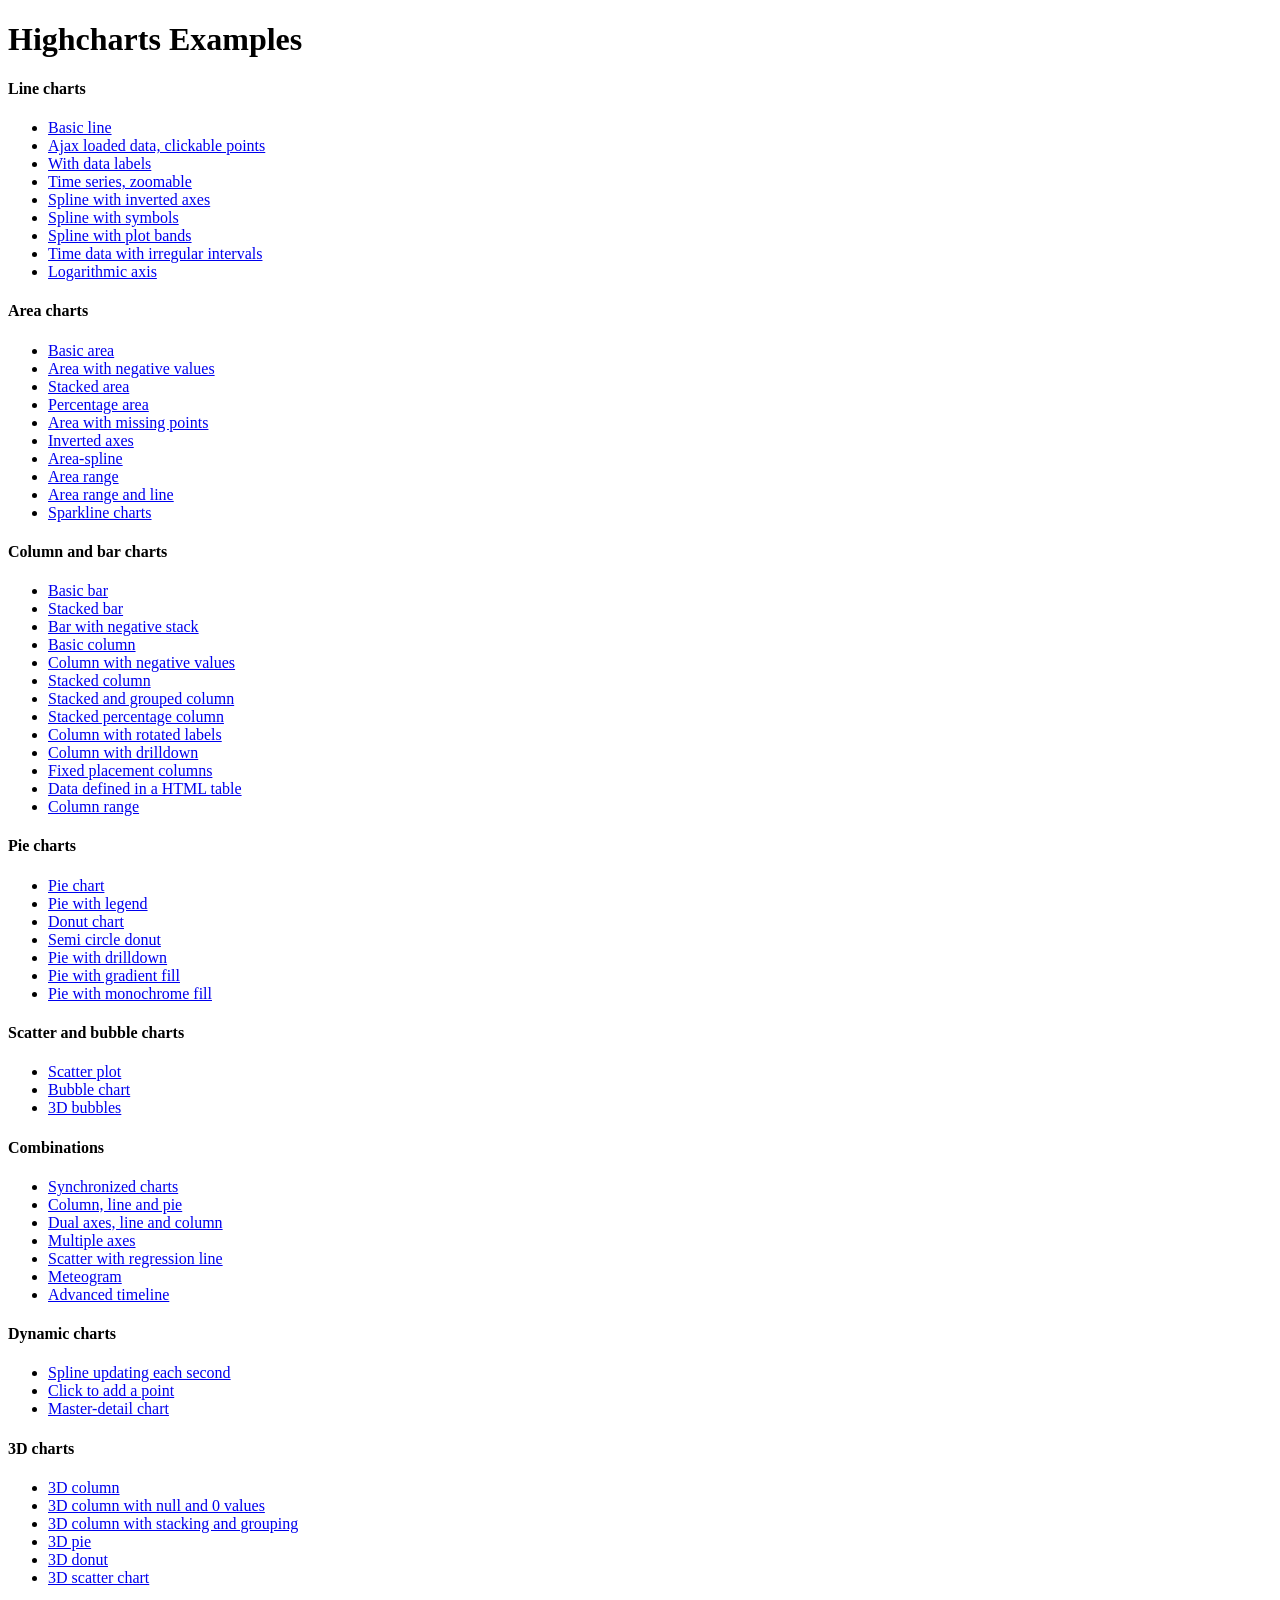
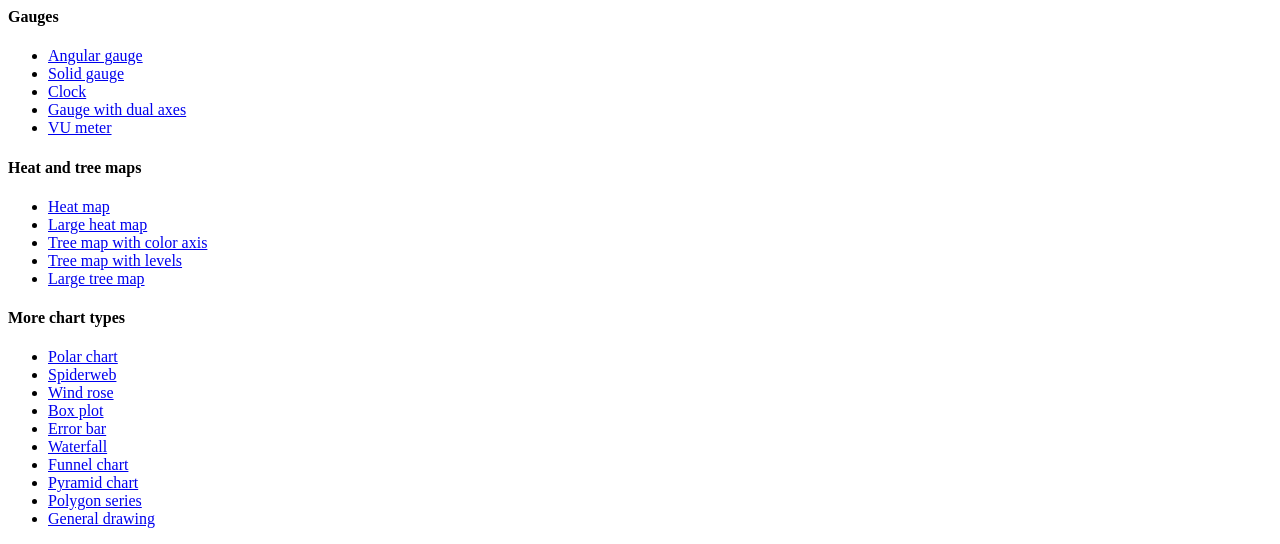
<file: public/libs/Highcharts/index.htm>
<!DOCTYPE HTML PUBLIC "-//W3C//DTD HTML 4.01//EN" "http://www.w3.org/TR/html4/strict.dtd">
<html>
	<head>
		<meta http-equiv="Content-Type" content="text/html; charset=utf-8" />
		<title>Highcharts Examples</title>
	</head>
	<body>
		<h1>Highcharts Examples</h1>
		<h4>Line charts</h4>
		<ul>
			<li><a href="examples/line-basic/index.htm">Basic line</a></li>
			<li><a href="examples/line-ajax/index.htm">Ajax loaded data, clickable points</a></li>
			<li><a href="examples/line-labels/index.htm">With data labels</a></li>
			<li><a href="examples/line-time-series/index.htm">Time series, zoomable</a></li>
			<li><a href="examples/spline-inverted/index.htm">Spline with inverted axes</a></li>
			<li><a href="examples/spline-symbols/index.htm">Spline with symbols</a></li>
			<li><a href="examples/spline-plot-bands/index.htm">Spline with plot bands</a></li>
			<li><a href="examples/spline-irregular-time/index.htm">Time data with irregular intervals</a></li>
			<li><a href="examples/line-log-axis/index.htm">Logarithmic axis</a></li>
		</ul>
		<h4>Area charts</h4>
		<ul>
			<li><a href="examples/area-basic/index.htm">Basic area</a></li>
			<li><a href="examples/area-negative/index.htm">Area with negative values</a></li>
			<li><a href="examples/area-stacked/index.htm">Stacked area</a></li>
			<li><a href="examples/area-stacked-percent/index.htm">Percentage area</a></li>
			<li><a href="examples/area-missing/index.htm">Area with missing points</a></li>
			<li><a href="examples/area-inverted/index.htm">Inverted axes</a></li>
			<li><a href="examples/areaspline/index.htm">Area-spline</a></li>
			<li><a href="examples/arearange/index.htm">Area range</a></li>
			<li><a href="examples/arearange-line/index.htm">Area range and line</a></li>
			<li><a href="examples/sparkline/index.htm">Sparkline charts</a></li>
		</ul>
		<h4>Column and bar charts</h4>
		<ul>
			<li><a href="examples/bar-basic/index.htm">Basic bar</a></li>
			<li><a href="examples/bar-stacked/index.htm">Stacked bar</a></li>
			<li><a href="examples/bar-negative-stack/index.htm">Bar with negative stack</a></li>
			<li><a href="examples/column-basic/index.htm">Basic column</a></li>
			<li><a href="examples/column-negative/index.htm">Column with negative values</a></li>
			<li><a href="examples/column-stacked/index.htm">Stacked column</a></li>
			<li><a href="examples/column-stacked-and-grouped/index.htm">Stacked and grouped column</a></li>
			<li><a href="examples/column-stacked-percent/index.htm">Stacked percentage column</a></li>
			<li><a href="examples/column-rotated-labels/index.htm">Column with rotated labels</a></li>
			<li><a href="examples/column-drilldown/index.htm">Column with drilldown</a></li>
			<li><a href="examples/column-placement/index.htm">Fixed placement columns</a></li>
			<li><a href="examples/column-parsed/index.htm">Data defined in a HTML table</a></li>
			<li><a href="examples/columnrange/index.htm">Column range</a></li>
		</ul>
		<h4>Pie charts</h4>
		<ul>
			<li><a href="examples/pie-basic/index.htm">Pie chart</a></li>
			<li><a href="examples/pie-legend/index.htm">Pie with legend</a></li>
			<li><a href="examples/pie-donut/index.htm">Donut chart</a></li>
			<li><a href="examples/pie-semi-circle/index.htm">Semi circle donut</a></li>
			<li><a href="examples/pie-drilldown/index.htm">Pie with drilldown</a></li>
			<li><a href="examples/pie-gradient/index.htm">Pie with gradient fill</a></li>
			<li><a href="examples/pie-monochrome/index.htm">Pie with monochrome fill</a></li>
		</ul>
		<h4>Scatter and bubble charts</h4>
		<ul>
			<li><a href="examples/scatter/index.htm">Scatter plot</a></li>
			<li><a href="examples/bubble/index.htm">Bubble chart</a></li>
			<li><a href="examples/bubble-3d/index.htm">3D bubbles</a></li>
		</ul>
		<h4>Combinations</h4>
		<ul>
			<li><a href="examples/synchronized-charts/index.htm">Synchronized charts</a></li>
			<li><a href="examples/combo/index.htm">Column, line and pie</a></li>
			<li><a href="examples/combo-dual-axes/index.htm">Dual axes, line and column</a></li>
			<li><a href="examples/combo-multi-axes/index.htm">Multiple axes</a></li>
			<li><a href="examples/combo-regression/index.htm">Scatter with regression line</a></li>
			<li><a href="examples/combo-meteogram/index.htm">Meteogram</a></li>
			<li><a href="examples/combo-timeline/index.htm">Advanced timeline</a></li>
		</ul>
		<h4>Dynamic charts</h4>
		<ul>
			<li><a href="examples/dynamic-update/index.htm">Spline updating each second</a></li>
			<li><a href="examples/dynamic-click-to-add/index.htm">Click to add a point</a></li>
			<li><a href="examples/dynamic-master-detail/index.htm">Master-detail chart</a></li>
		</ul>
		<h4>3D charts</h4>
		<ul>
			<li><a href="examples/3d-column-interactive/index.htm">3D column</a></li>
			<li><a href="examples/3d-column-null-values/index.htm">3D column with null and 0 values</a></li>
			<li><a href="examples/3d-column-stacking-grouping/index.htm">3D column with stacking and grouping</a></li>
			<li><a href="examples/3d-pie/index.htm">3D pie</a></li>
			<li><a href="examples/3d-pie-donut/index.htm">3D donut</a></li>
			<li><a href="examples/3d-scatter-draggable/index.htm">3D scatter chart</a></li>
		</ul>
		<h4>Gauges</h4>
		<ul>
			<li><a href="examples/gauge-speedometer/index.htm">Angular gauge</a></li>
			<li><a href="examples/gauge-solid/index.htm">Solid gauge</a></li>
			<li><a href="examples/gauge-clock/index.htm">Clock</a></li>
			<li><a href="examples/gauge-dual/index.htm">Gauge with dual axes</a></li>
			<li><a href="examples/gauge-vu-meter/index.htm">VU meter</a></li>
		</ul>
		<h4>Heat and tree maps</h4>
		<ul>
			<li><a href="examples/heatmap/index.htm">Heat map</a></li>
			<li><a href="examples/heatmap-canvas/index.htm">Large heat map</a></li>
			<li><a href="examples/treemap-coloraxis/index.htm">Tree map with color axis</a></li>
			<li><a href="examples/treemap-with-levels/index.htm">Tree map with levels</a></li>
			<li><a href="examples/treemap-large-dataset/index.htm">Large tree map</a></li>
		</ul>
		<h4>More chart types</h4>
		<ul>
			<li><a href="examples/polar/index.htm">Polar chart</a></li>
			<li><a href="examples/polar-spider/index.htm">Spiderweb</a></li>
			<li><a href="examples/polar-wind-rose/index.htm">Wind rose</a></li>
			<li><a href="examples/box-plot/index.htm">Box plot</a></li>
			<li><a href="examples/error-bar/index.htm">Error bar</a></li>
			<li><a href="examples/waterfall/index.htm">Waterfall</a></li>
			<li><a href="examples/funnel/index.htm">Funnel chart</a></li>
			<li><a href="examples/pyramid/index.htm">Pyramid chart</a></li>
			<li><a href="examples/polygon/index.htm">Polygon series</a></li>
			<li><a href="examples/renderer/index.htm">General drawing</a></li>
		</ul>
	</body>
</html>
</file>
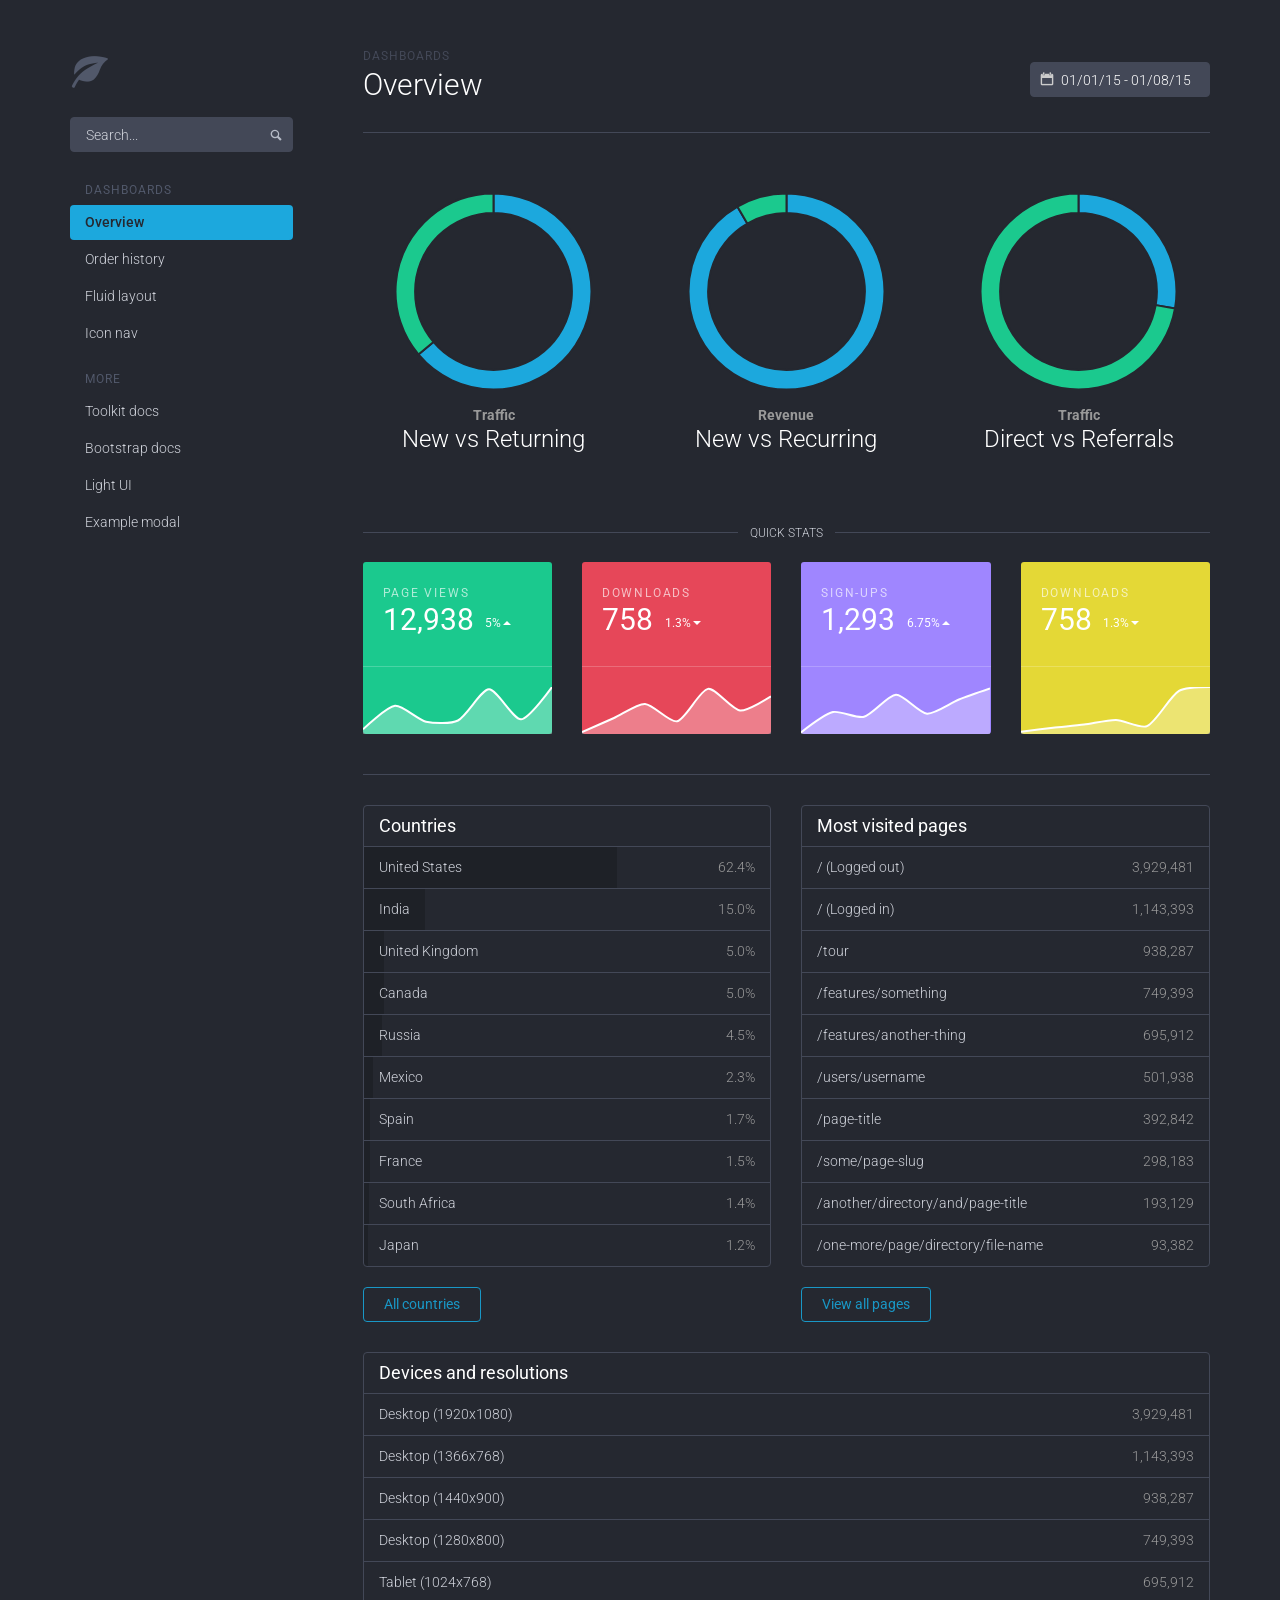
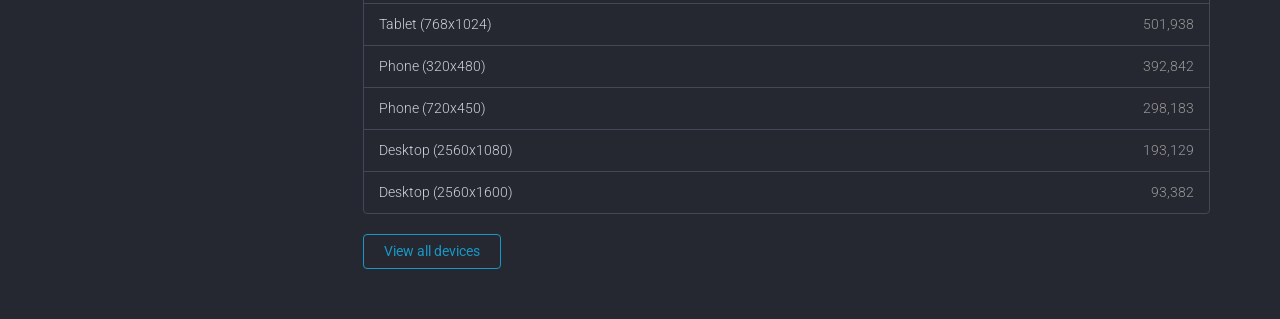
<file: resources/views/bootstrap-themes.github.io/dashboard/index.html>
<!DOCTYPE html>
<html lang="en">
  <head>
    <meta charset="utf-8">
    <meta http-equiv="X-UA-Compatible" content="IE=edge">
    <meta name="viewport" content="width=device-width, initial-scale=1">
    <meta name="description" content="">
    <meta name="keywords" content="">
    <meta name="author" content="">

    <title>
      
        Overview &middot; Dashboard theme &middot; Official Bootstrap Themes
      
    </title>

    <link href="https://fonts.googleapis.com/css?family=Roboto:300,400,500,700,400italic" rel="stylesheet">
    
      <link href="assets/css/toolkit-inverse.css" rel="stylesheet">
    
    
    <link href="assets/css/application.css" rel="stylesheet">

    <style>
      /* note: this is a hack for ios iframe for bootstrap themes shopify page */
      /* this chunk of css is not part of the toolkit :) */
      body {
        width: 1px;
        min-width: 100%;
        *width: 100%;
      }
    </style>
  </head>


<body>
  <div class="bw">
    <div class="fu">
      <div class="ge aom">
        <nav class="aot">
          <div class="aon">
            <button class="amy amz aoo" type="button" data-toggle="collapse" data-target="#nav-toggleable-sm">
              <span class="ct">Toggle nav</span>
            </button>
            <a class="aop cn" href="index.html">
              <span class="bv act aoq"></span>
            </a>
          </div>

          <div class="collapse and" id="nav-toggleable-sm">
            <form class="aor">
              <input class="form-control" type="text" placeholder="Search...">
              <button type="submit" class="fm">
                <span class="bv adn"></span>
              </button>
            </form>
            <ul class="nav of nav-stacked">
              <li class="tq">Dashboards</li>
              <li class="active">
                <a href="index.html">Overview</a>
              </li>
              <li >
                <a href="order-history/index.html">Order history</a>
              </li>
              <li >
                <a href="fluid/index.html">Fluid layout</a>
              </li>
              <li >
                <a href="icon-nav/index.html">Icon nav</a>
              </li>

              <li class="tq">More</li>
              <li >
                <a href="docs/index.html">
                  Toolkit docs
                </a>
              </li>
              <li>
                <a href="http://getbootstrap.com" target="blank">
                  Bootstrap docs
                </a>
              </li>
              <li >
                <a href="light/index.html">Light UI</a>
              </li>
              <li>
                <a href="index.html#docsModal" data-toggle="modal">
                  Example modal
                </a>
              </li>
            </ul>
            <hr class="rw aky">
          </div>
        </nav>
      </div>
      <div class="hc aps">
        <div class="apa">
  <div class="apb">
    <h6 class="apd">Dashboards</h6>
    <h2 class="apc">Overview</h2>
  </div>

  <div class="ob ape">
    <div class="tn aol">
      <input type="text" value="01/01/15 - 01/08/15" class="form-control" data-provide="datepicker">
      <span class="bv wt"></span>
    </div>
  </div>
</div>

<hr class="aky">

<div class="fu db aln">
  <div class="gi ali">
    <div class="ako ale">
      <canvas
        class="ant"
        width="200" height="200"
        data-chart="doughnut"
        data-value="[{ value: 230, color: '#1ca8dd', label: 'Returning' }, { value: 130, color: '#1bc98e', label: 'New' }]"
        data-segment-stroke-color="#252830">
      </canvas>
    </div>
    <strong class="dh">Traffic</strong>
    <h3>New vs Returning</h3>
  </div>
  <div class="gi ali">
    <div class="ako ale">
      <canvas
        class="ant"
        width="200" height="200"
        data-chart="doughnut"
        data-value="[{ value: 330, color: '#1ca8dd', label: 'Recurring' }, { value: 30, color: '#1bc98e', label: 'New' }]"
        data-segment-stroke-color="#252830">
      </canvas>
    </div>
    <strong class="dh">Revenue</strong>
    <h3>New vs Recurring</h3>
  </div>
  <div class="gi ali">
    <div class="ako ale">
      <canvas
        class="ant"
        width="200" height="200"
        data-chart="doughnut"
        data-value="[{ value: 100, color: '#1ca8dd', label: 'Referrals' }, { value: 260, color: '#1bc98e', label: 'Direct' }]"
        data-segment-stroke-color="#252830">
      </canvas>
    </div>
    <strong class="dh">Traffic</strong>
    <h3>Direct vs Referrals</h3>
  </div>
</div>

<div class="anv alg ala">
  <h3 class="anw anx">Quick stats</h3>
</div>

<div class="fu apt">
  <div class="gq gg ala">
    <div class="apu ano">
      <div class="alz">
        <span class="anj">Page views</span>
        <h2 class="ani">
          12,938
          <small class="ank anl">5%</small>
        </h2>
        <hr class="ans akt">
      </div>
      <canvas id="sparkline1" width="378" height="94" class="apv" data-chart="spark-line" data-value="[{data:[28,68,41,43,96,45,100]}]" data-labels="['a','b','c','d','e','f','g']" style="width: 189px; height: 47px;"></canvas>
    </div>
  </div>
  <div class="gq gg ala">
    <div class="apu anr">
      <div class="alz">
        <span class="anj">Downloads</span>
        <h2 class="ani">
          758
          <small class="ank anm">1.3%</small>
        </h2>
        <hr class="ans akt">
      </div>
      <canvas id="sparkline1" width="378" height="94" class="apv" data-chart="spark-line" data-value="[{data:[4,34,64,27,96,50,80]}]" data-labels="['a', 'b','c','d','e','f','g']" style="width: 189px; height: 47px;"></canvas>
    </div>
  </div>
  <div class="gq gg ala">
    <div class="apu anp">
      <div class="alz">
        <span class="anj">Sign-ups</span>
        <h2 class="ani">
          1,293
          <small class="ank anl">6.75%</small>
        </h2>
        <hr class="ans akt">
      </div>
      <canvas id="sparkline1" width="378" height="94" class="apv" data-chart="spark-line" data-value="[{data:[12,38,32,60,36,54,68]}]" data-labels="['a', 'b','c','d','e','f','g']" style="width: 189px; height: 47px;"></canvas>
    </div>
  </div>
  <div class="gq gg ala">
    <div class="apu anq">
      <div class="alz">
        <span class="anj">Downloads</span>
        <h2 class="ani">
          758
          <small class="ank anm">1.3%</small>
        </h2>
        <hr class="ans akt">
      </div>
      <canvas id="sparkline1" width="378" height="94" class="apv" data-chart="spark-line" data-value="[{data:[43,48,52,58,50,95,100]}]" data-labels="['a', 'b','c','d','e','f','g']" style="width: 189px; height: 47px;"></canvas>
    </div>
  </div>
</div>

<hr class="aky">

<div class="fu">
  <div class="gr ali">
    <div class="by">
      <h4 class="ty">
        Countries
      </h4>
      
        <a class="ph" href="index.html#">
          <span class="tz" style="width: 62.4%;"></span>
          <span class="dy dh">62.4%</span>
          United States
        </a>
      
        <a class="ph" href="index.html#">
          <span class="tz" style="width: 15.0%;"></span>
          <span class="dy dh">15.0%</span>
          India
        </a>
      
        <a class="ph" href="index.html#">
          <span class="tz" style="width: 5.0%;"></span>
          <span class="dy dh">5.0%</span>
          United Kingdom
        </a>
      
        <a class="ph" href="index.html#">
          <span class="tz" style="width: 5.0%;"></span>
          <span class="dy dh">5.0%</span>
          Canada
        </a>
      
        <a class="ph" href="index.html#">
          <span class="tz" style="width: 4.5%;"></span>
          <span class="dy dh">4.5%</span>
          Russia
        </a>
      
        <a class="ph" href="index.html#">
          <span class="tz" style="width: 2.3%;"></span>
          <span class="dy dh">2.3%</span>
          Mexico
        </a>
      
        <a class="ph" href="index.html#">
          <span class="tz" style="width: 1.7%;"></span>
          <span class="dy dh">1.7%</span>
          Spain
        </a>
      
        <a class="ph" href="index.html#">
          <span class="tz" style="width: 1.5%;"></span>
          <span class="dy dh">1.5%</span>
          France
        </a>
      
        <a class="ph" href="index.html#">
          <span class="tz" style="width: 1.4%;"></span>
          <span class="dy dh">1.4%</span>
          South Africa
        </a>
      
        <a class="ph" href="index.html#">
          <span class="tz" style="width: 1.2%;"></span>
          <span class="dy dh">1.2%</span>
          Japan
        </a>
      
    </div>
    <a href="index.html#" class="ce apn ame">All countries</a>
  </div>
  <div class="gr ali">
    <div class="by">
      <h4 class="ty">
        Most visited pages
      </h4>
      
        <a class="ph" href="index.html#">
          <span class="dy dh">3,929,481</span>
          / (Logged out)
        </a>
      
        <a class="ph" href="index.html#">
          <span class="dy dh">1,143,393</span>
          / (Logged in)
        </a>
      
        <a class="ph" href="index.html#">
          <span class="dy dh">938,287</span>
          /tour
        </a>
      
        <a class="ph" href="index.html#">
          <span class="dy dh">749,393</span>
          /features/something
        </a>
      
        <a class="ph" href="index.html#">
          <span class="dy dh">695,912</span>
          /features/another-thing
        </a>
      
        <a class="ph" href="index.html#">
          <span class="dy dh">501,938</span>
          /users/username
        </a>
      
        <a class="ph" href="index.html#">
          <span class="dy dh">392,842</span>
          /page-title
        </a>
      
        <a class="ph" href="index.html#">
          <span class="dy dh">298,183</span>
          /some/page-slug
        </a>
      
        <a class="ph" href="index.html#">
          <span class="dy dh">193,129</span>
          /another/directory/and/page-title
        </a>
      
        <a class="ph" href="index.html#">
          <span class="dy dh">93,382</span>
          /one-more/page/directory/file-name
        </a>
      
    </div>
    <a href="index.html#" class="ce apn ame">View all pages</a>
  </div>
</div>

<div class="by">
  <h4 class="ty">
    Devices and resolutions
  </h4>
  
    <a class="ph" href="index.html#">
      <span class="dy dh">3,929,481</span>
      Desktop (1920x1080)
    </a>
  
    <a class="ph" href="index.html#">
      <span class="dy dh">1,143,393</span>
      Desktop (1366x768)
    </a>
  
    <a class="ph" href="index.html#">
      <span class="dy dh">938,287</span>
      Desktop (1440x900)
    </a>
  
    <a class="ph" href="index.html#">
      <span class="dy dh">749,393</span>
      Desktop (1280x800)
    </a>
  
    <a class="ph" href="index.html#">
      <span class="dy dh">695,912</span>
      Tablet (1024x768)
    </a>
  
    <a class="ph" href="index.html#">
      <span class="dy dh">501,938</span>
      Tablet (768x1024)
    </a>
  
    <a class="ph" href="index.html#">
      <span class="dy dh">392,842</span>
      Phone (320x480)
    </a>
  
    <a class="ph" href="index.html#">
      <span class="dy dh">298,183</span>
      Phone (720x450)
    </a>
  
    <a class="ph" href="index.html#">
      <span class="dy dh">193,129</span>
      Desktop (2560x1080)
    </a>
  
    <a class="ph" href="index.html#">
      <span class="dy dh">93,382</span>
      Desktop (2560x1600)
    </a>
  
</div>
<a href="index.html#" class="ce apn ame">View all devices</a>

      </div>
    </div>
  </div>

  <div id="docsModal" class="cb fade" tabindex="-1" role="dialog" aria-labelledby="myModalLabel">
  <div class="modal-dialog">
    <div class="modal-content">

      <div class="ri">
        <button type="button" class="close" data-dismiss="modal" aria-label="Close"><span aria-hidden="true">&times;</span></button>
        <h4 class="modal-title" id="myModalLabel">Example modal</h4>
      </div>
      <div class="modal-body">
        <p>You're looking at an example modal in the dashboard theme.</p>
      </div>
      <div class="rj">
        <button type="button" class="ce fh" data-dismiss="modal">Cool, got it!</button>
      </div>
    </div>
  </div>
</div>


    <script src="assets/js/jquery.min.js"></script>
    <script src="assets/js/chart.js"></script>
    <script src="assets/js/tablesorter.min.js"></script>
    <script src="assets/js/toolkit.js"></script>
    <script src="assets/js/application.js"></script>
    <script>
      // execute/clear BS loaders for docs
      $(function(){while(window.BS&&window.BS.loader&&window.BS.loader.length){(window.BS.loader.pop())()}})
    </script>
  </body>
</html>
</file>
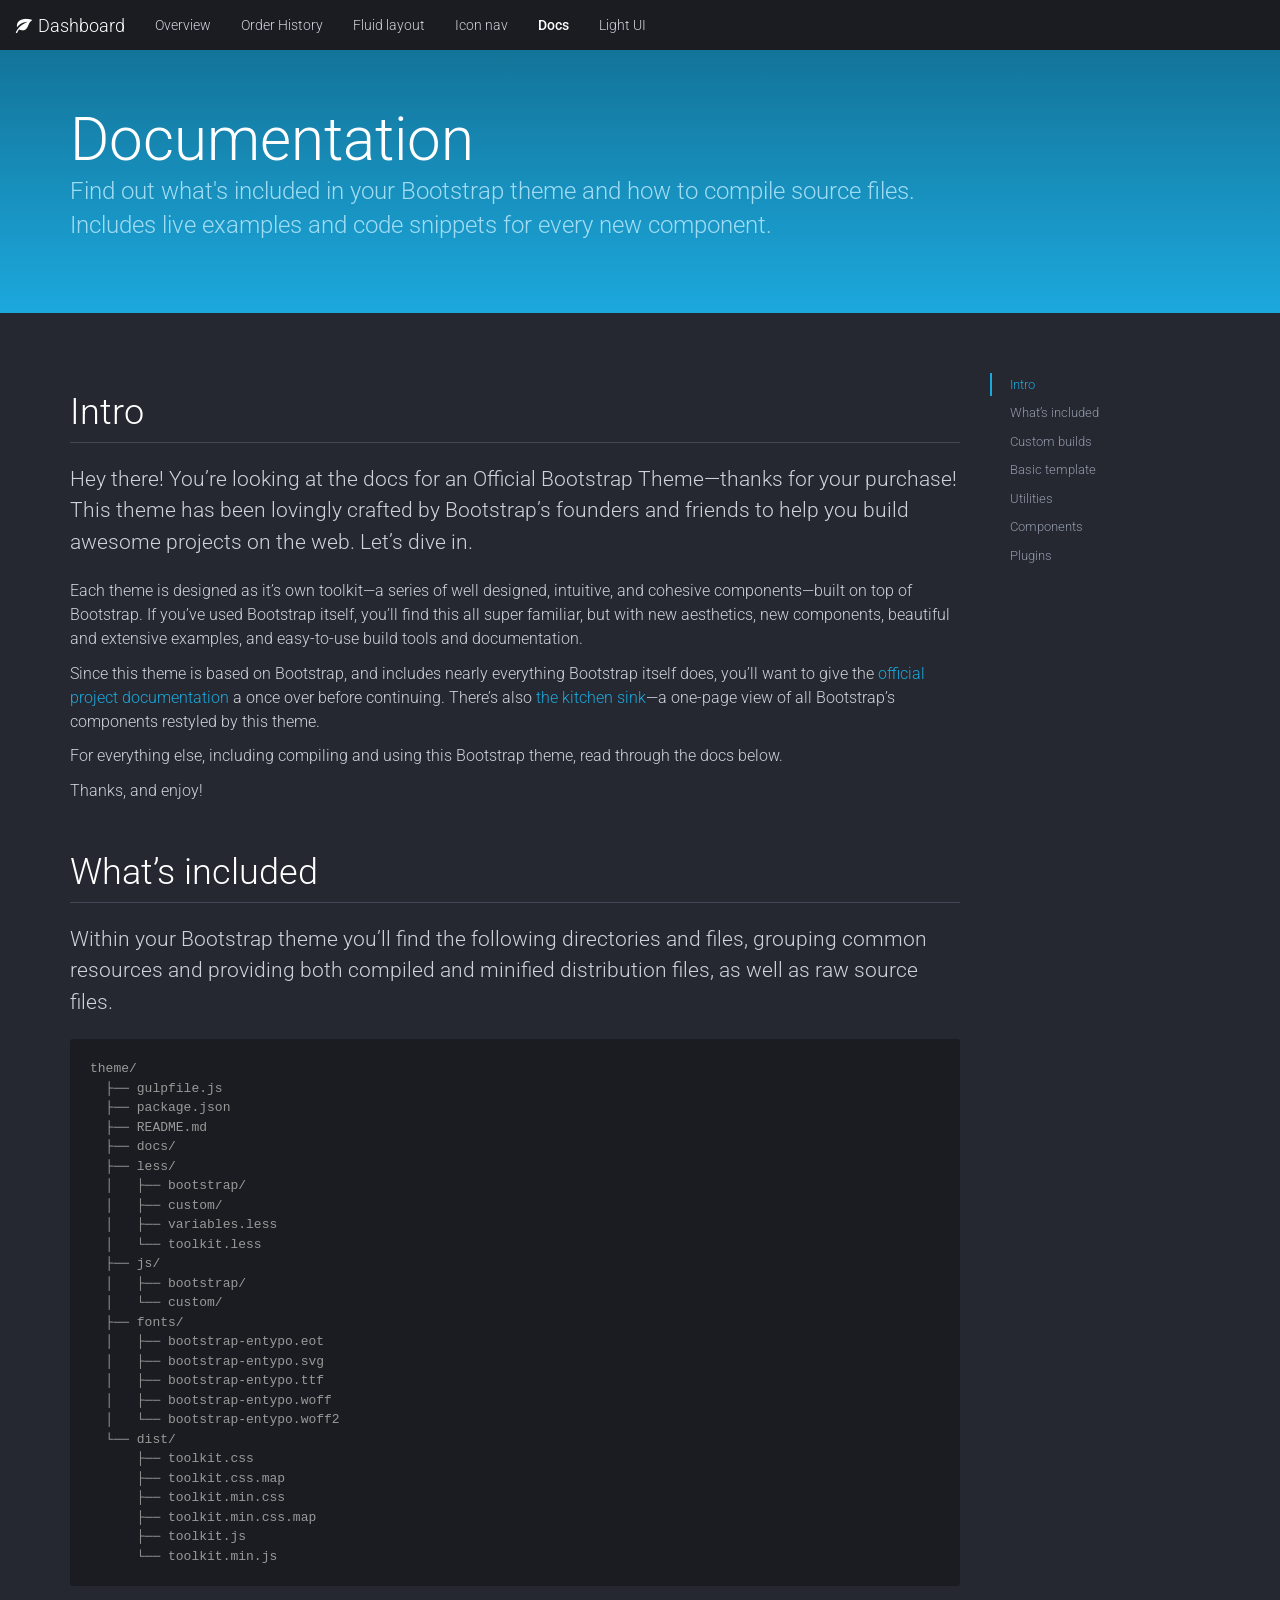
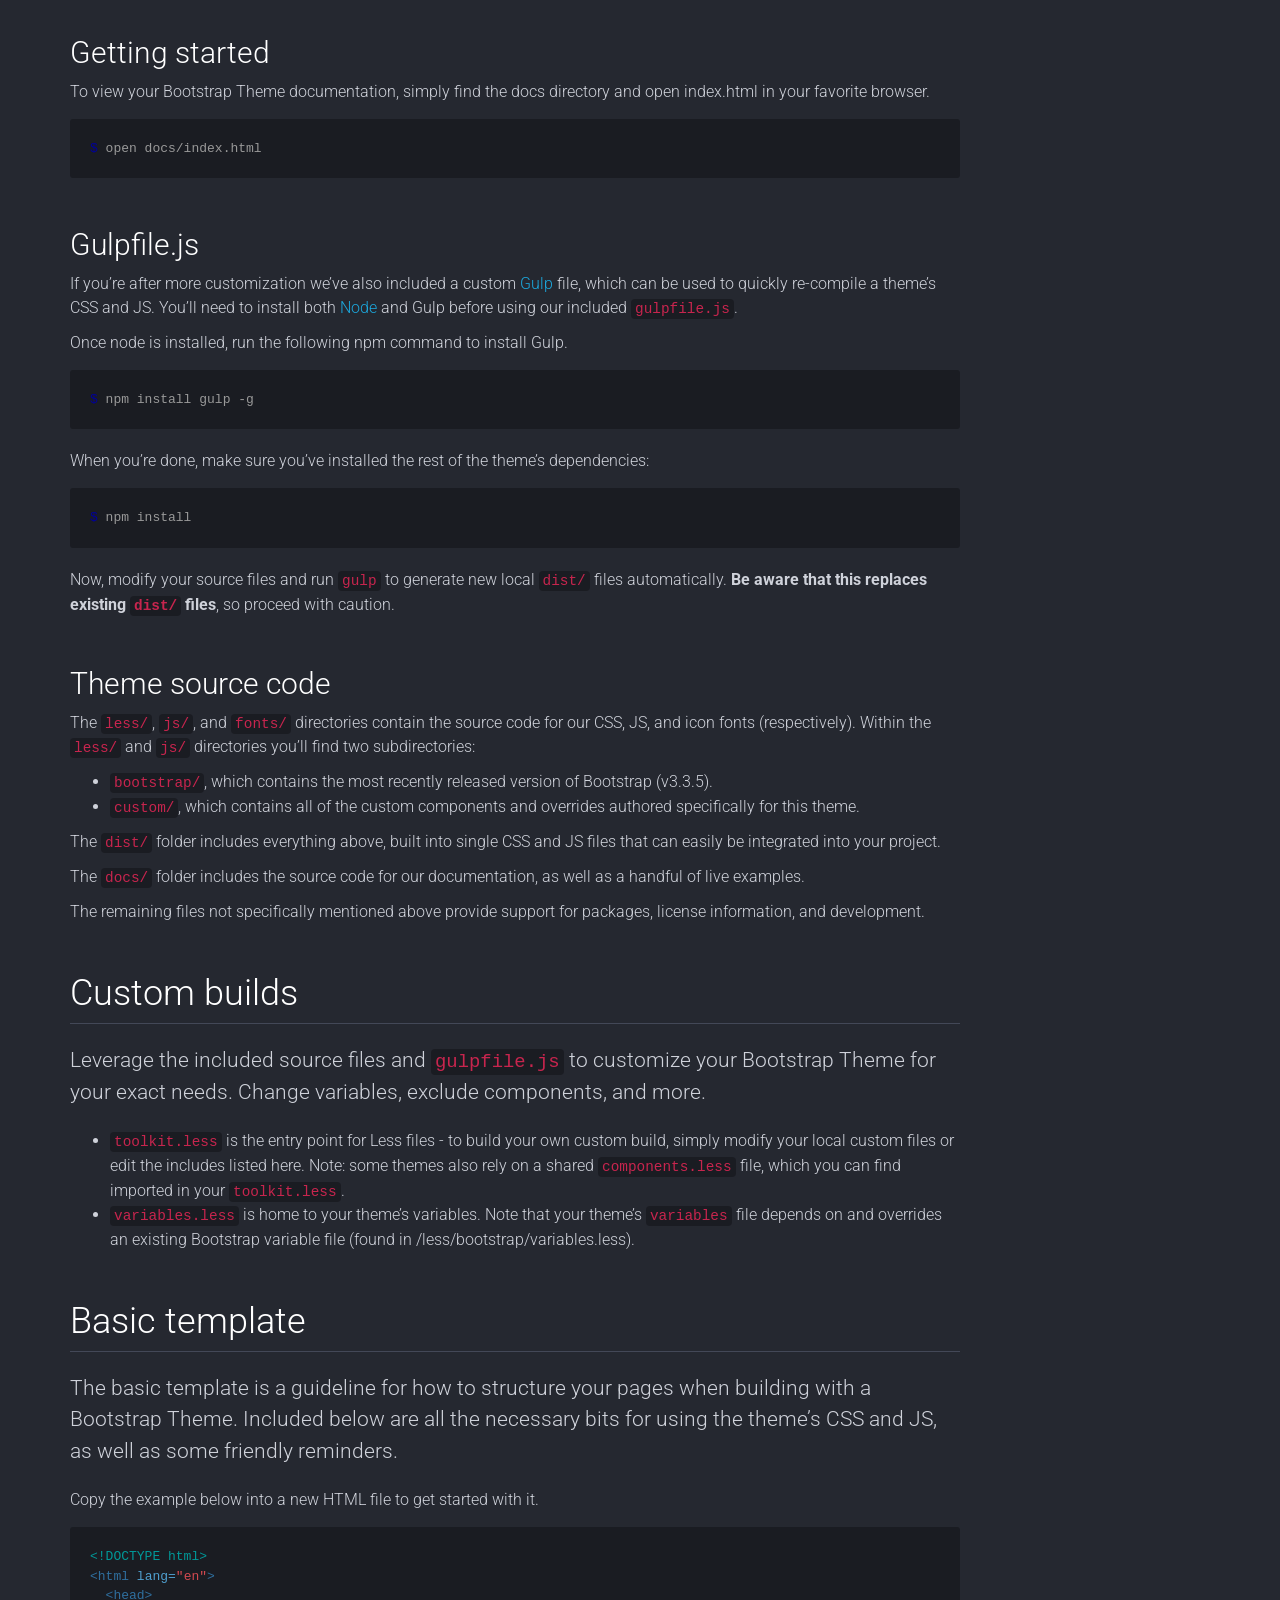
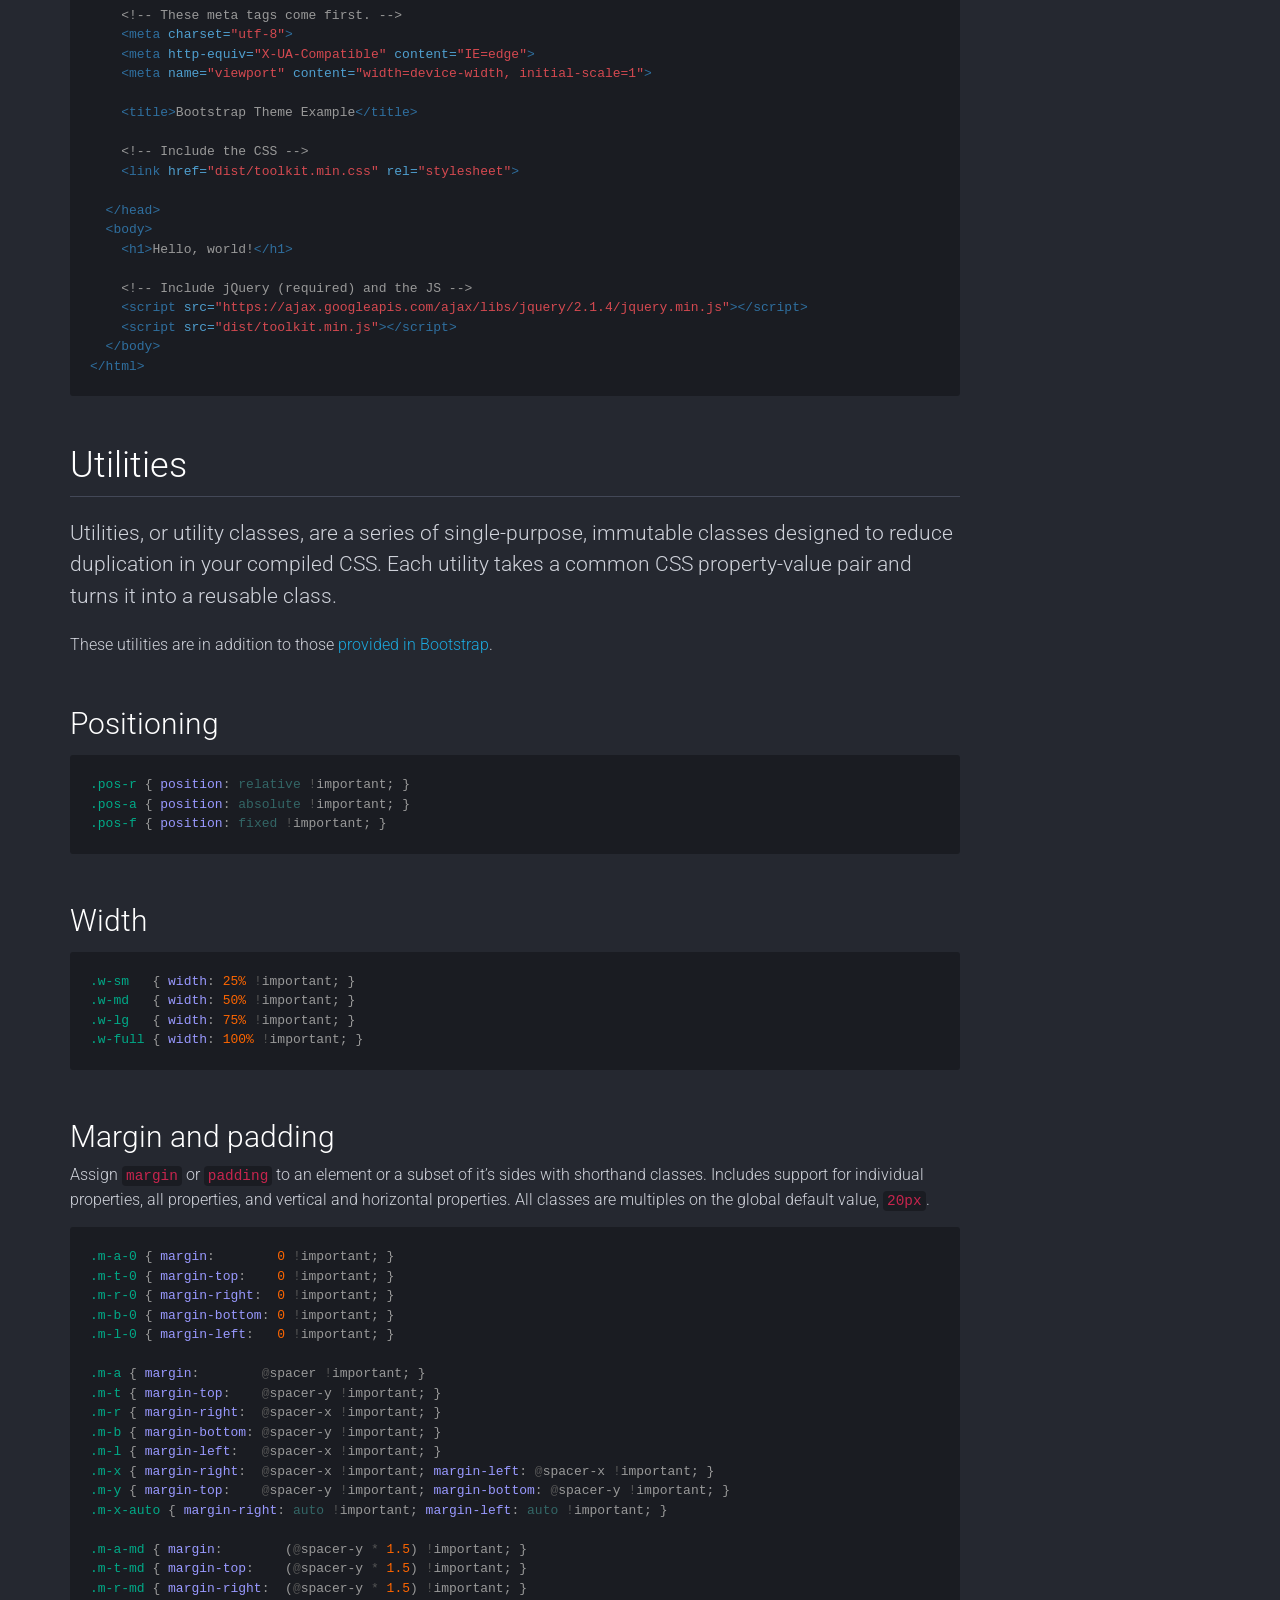
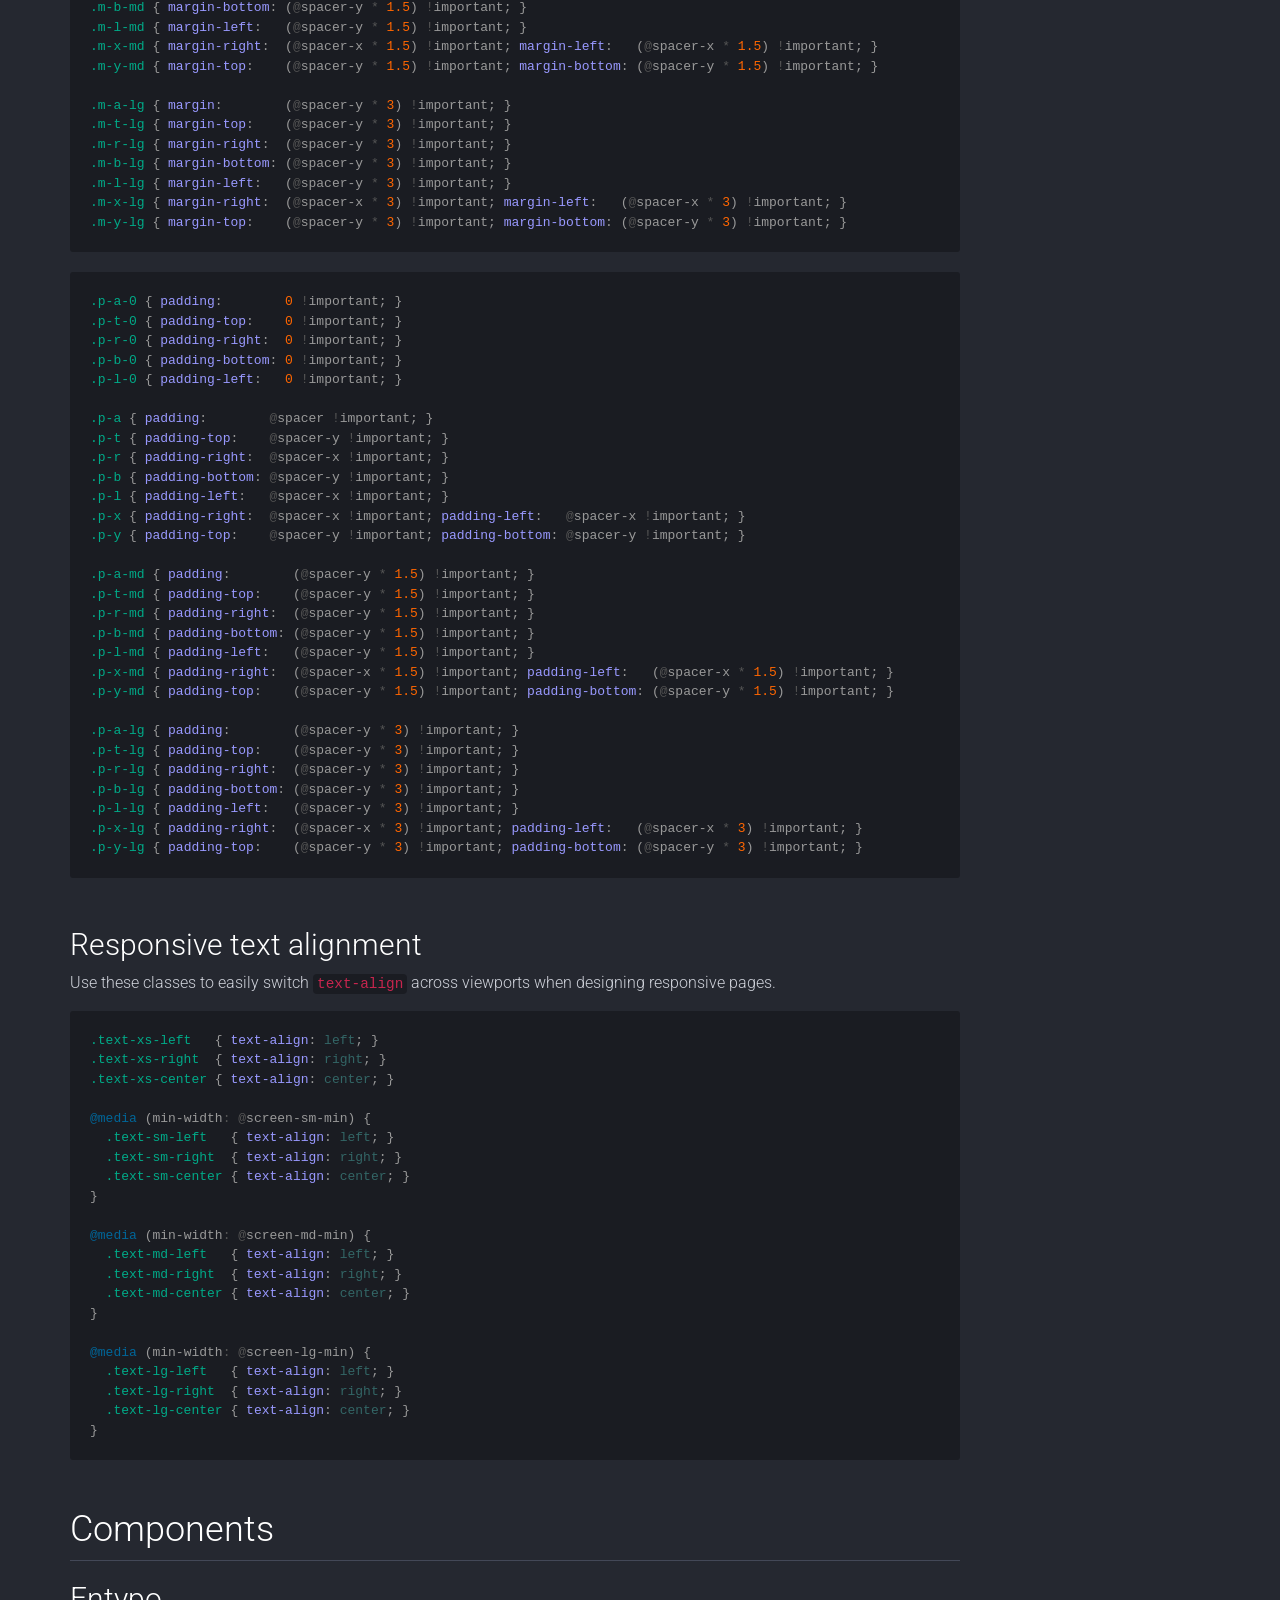
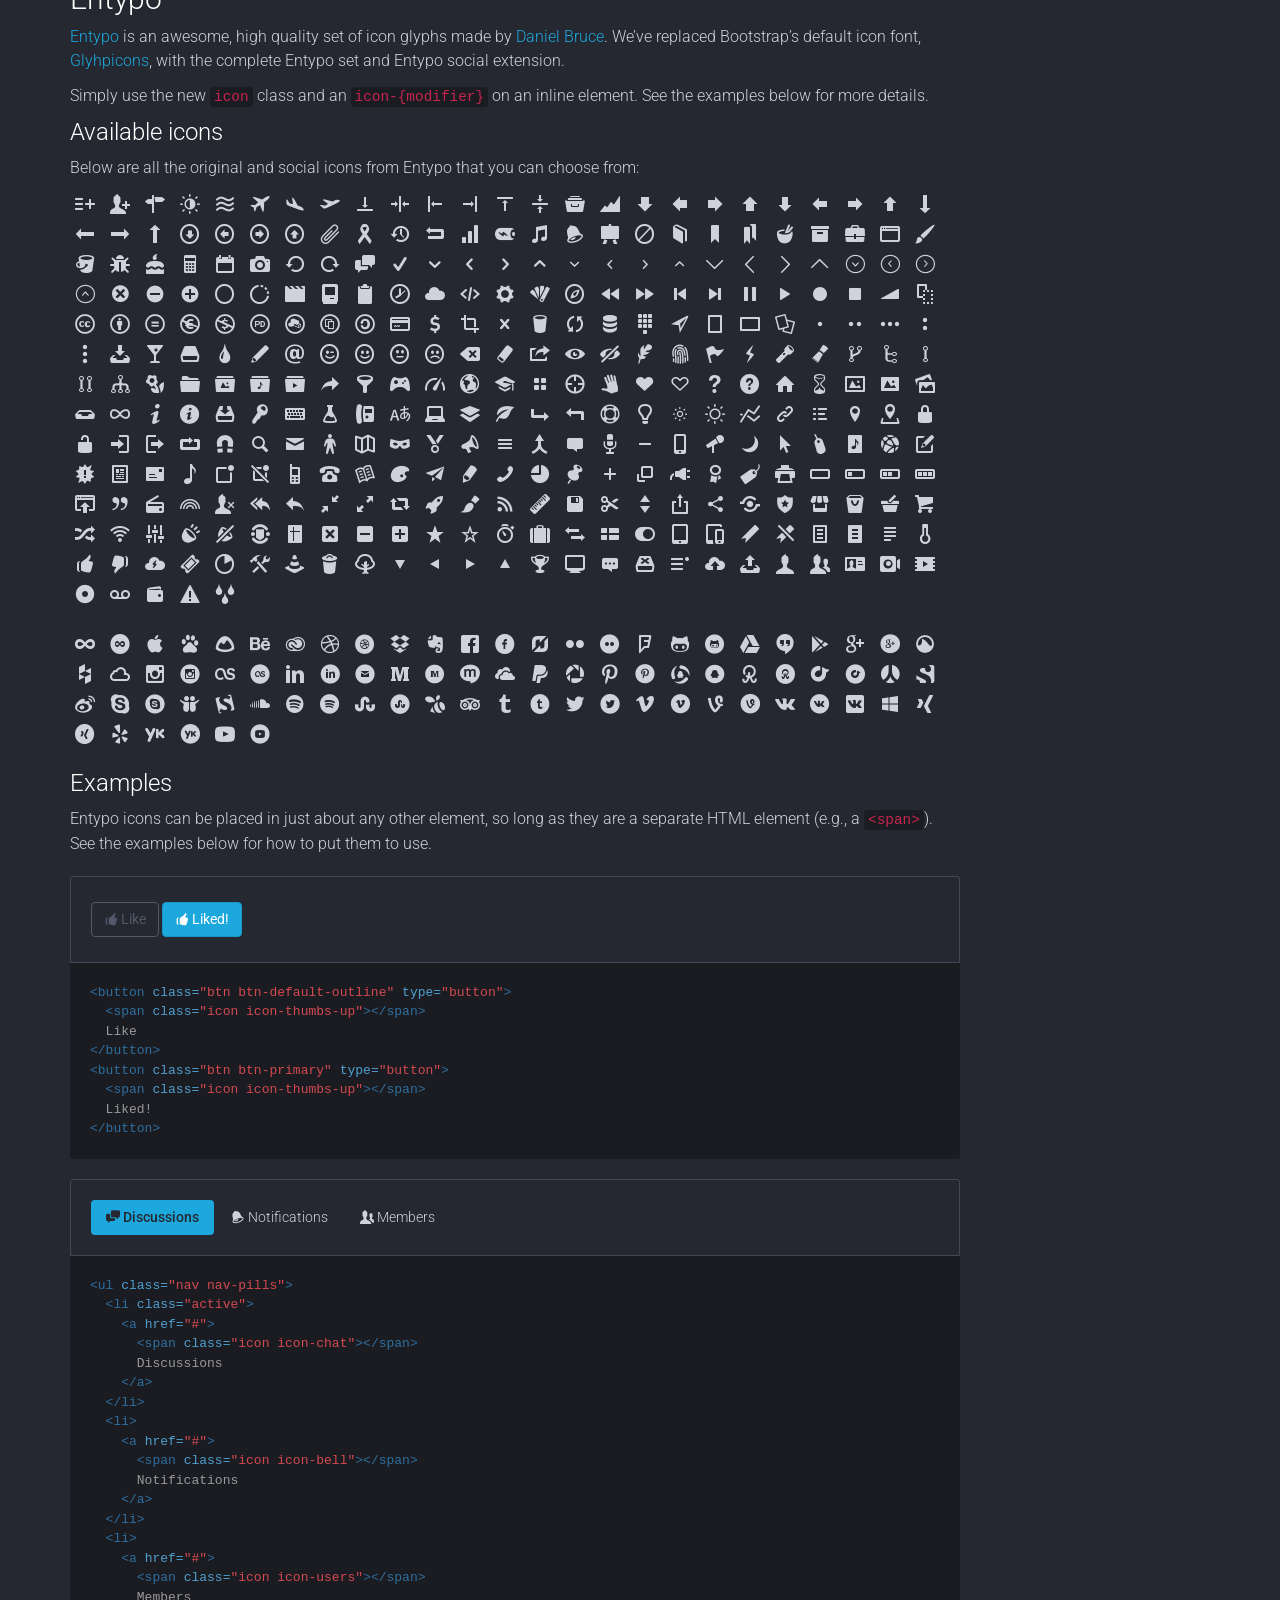
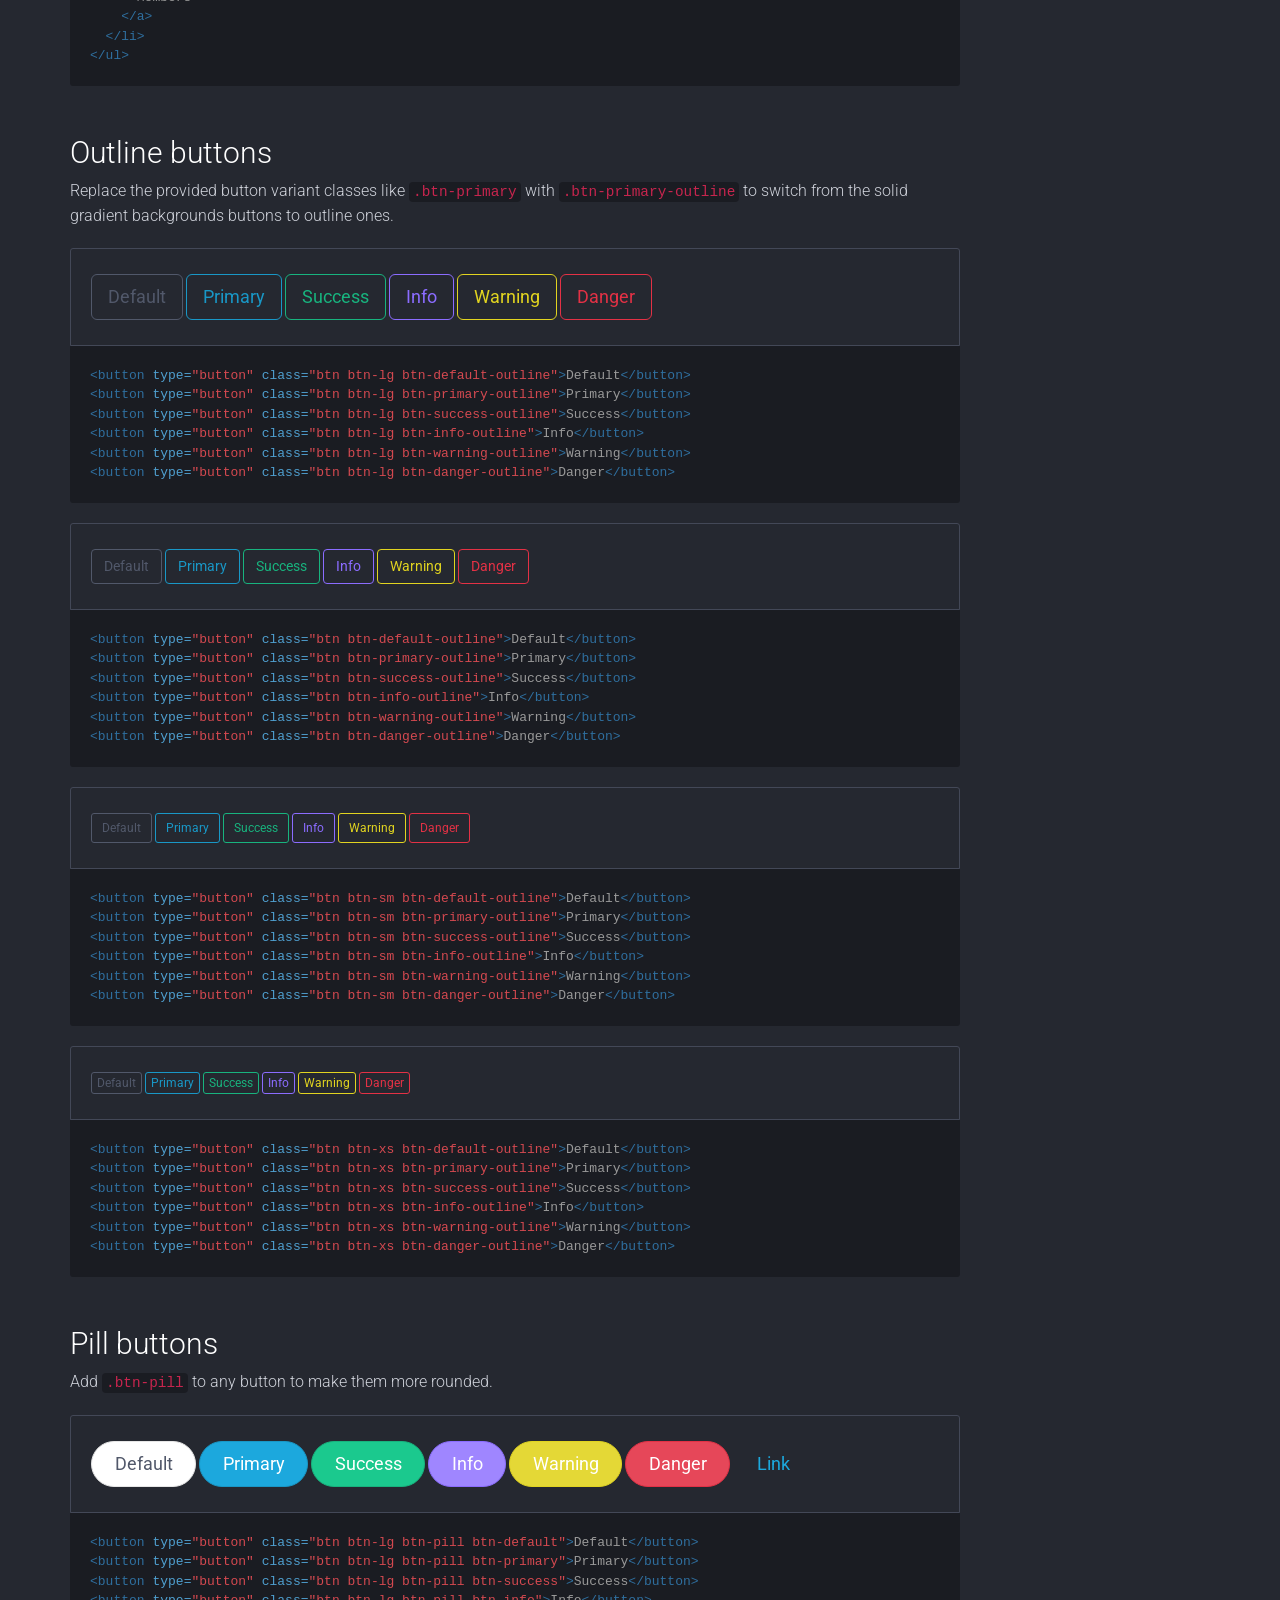
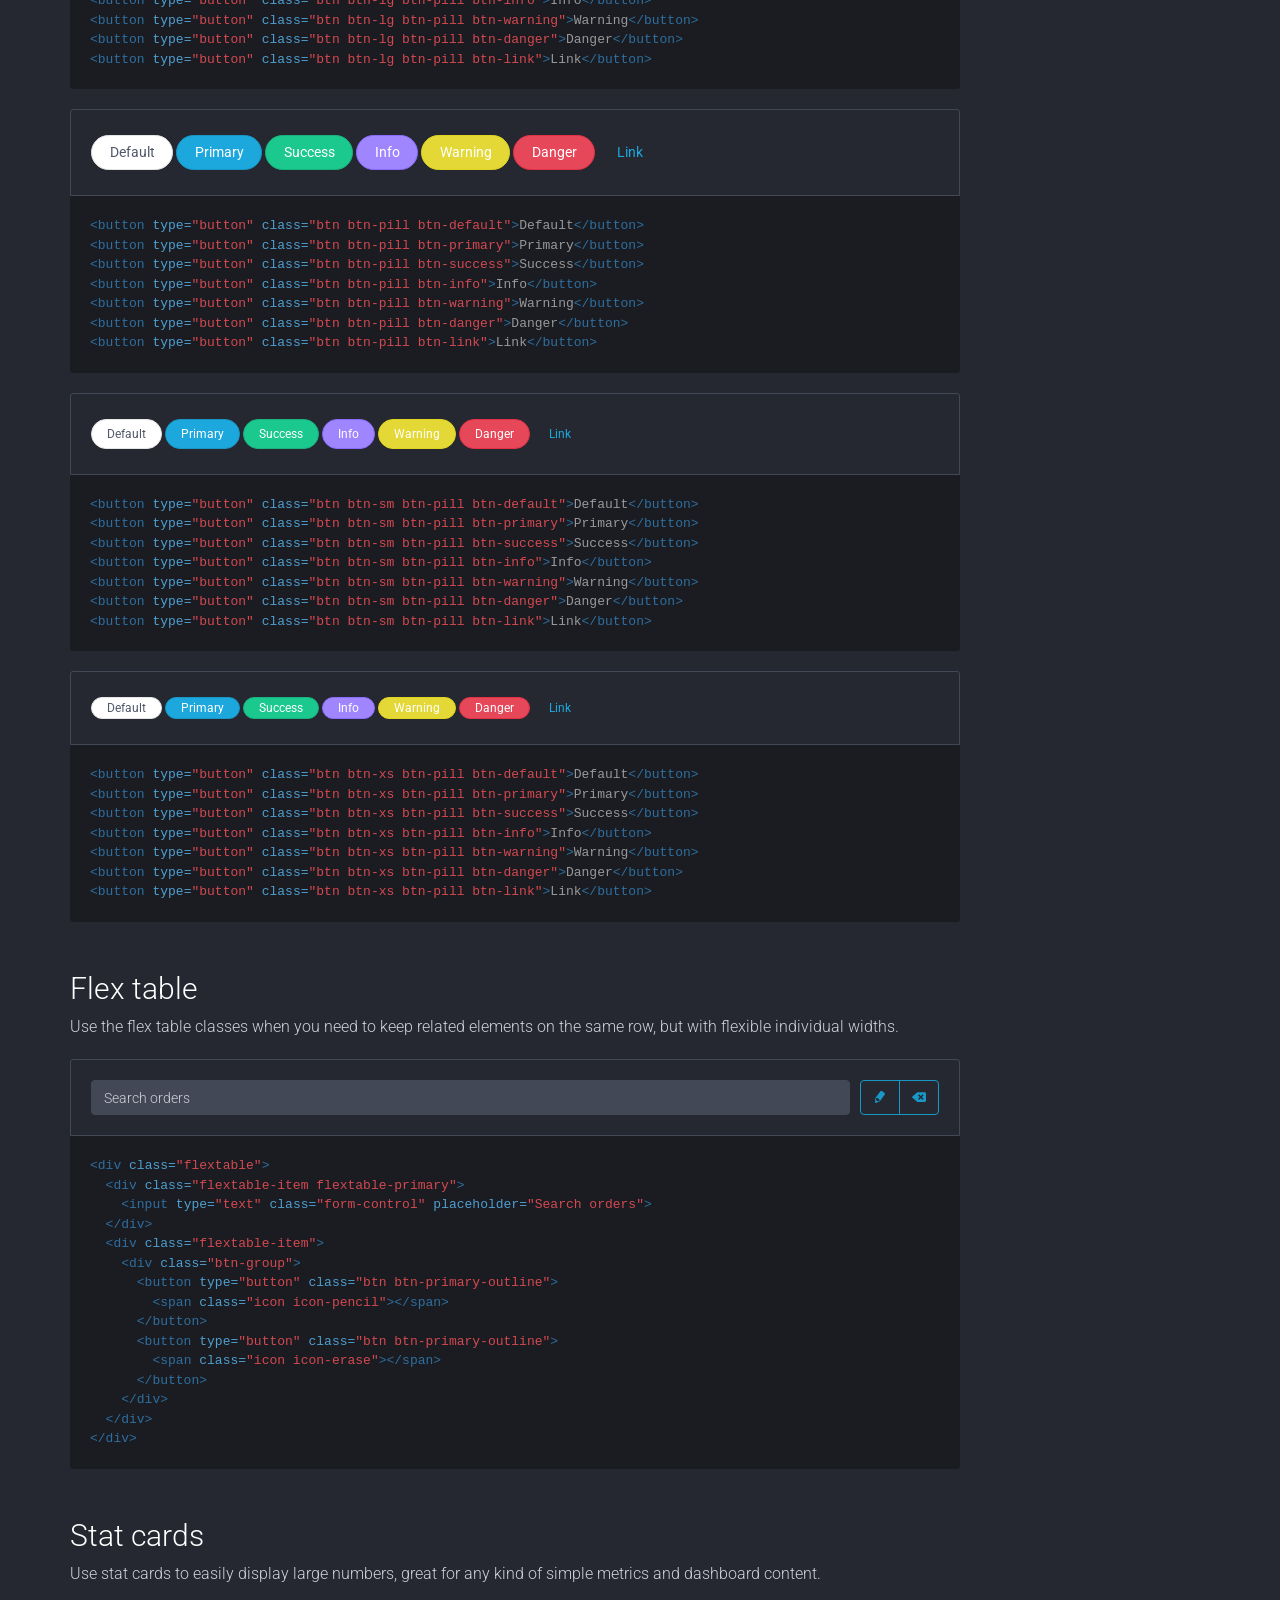
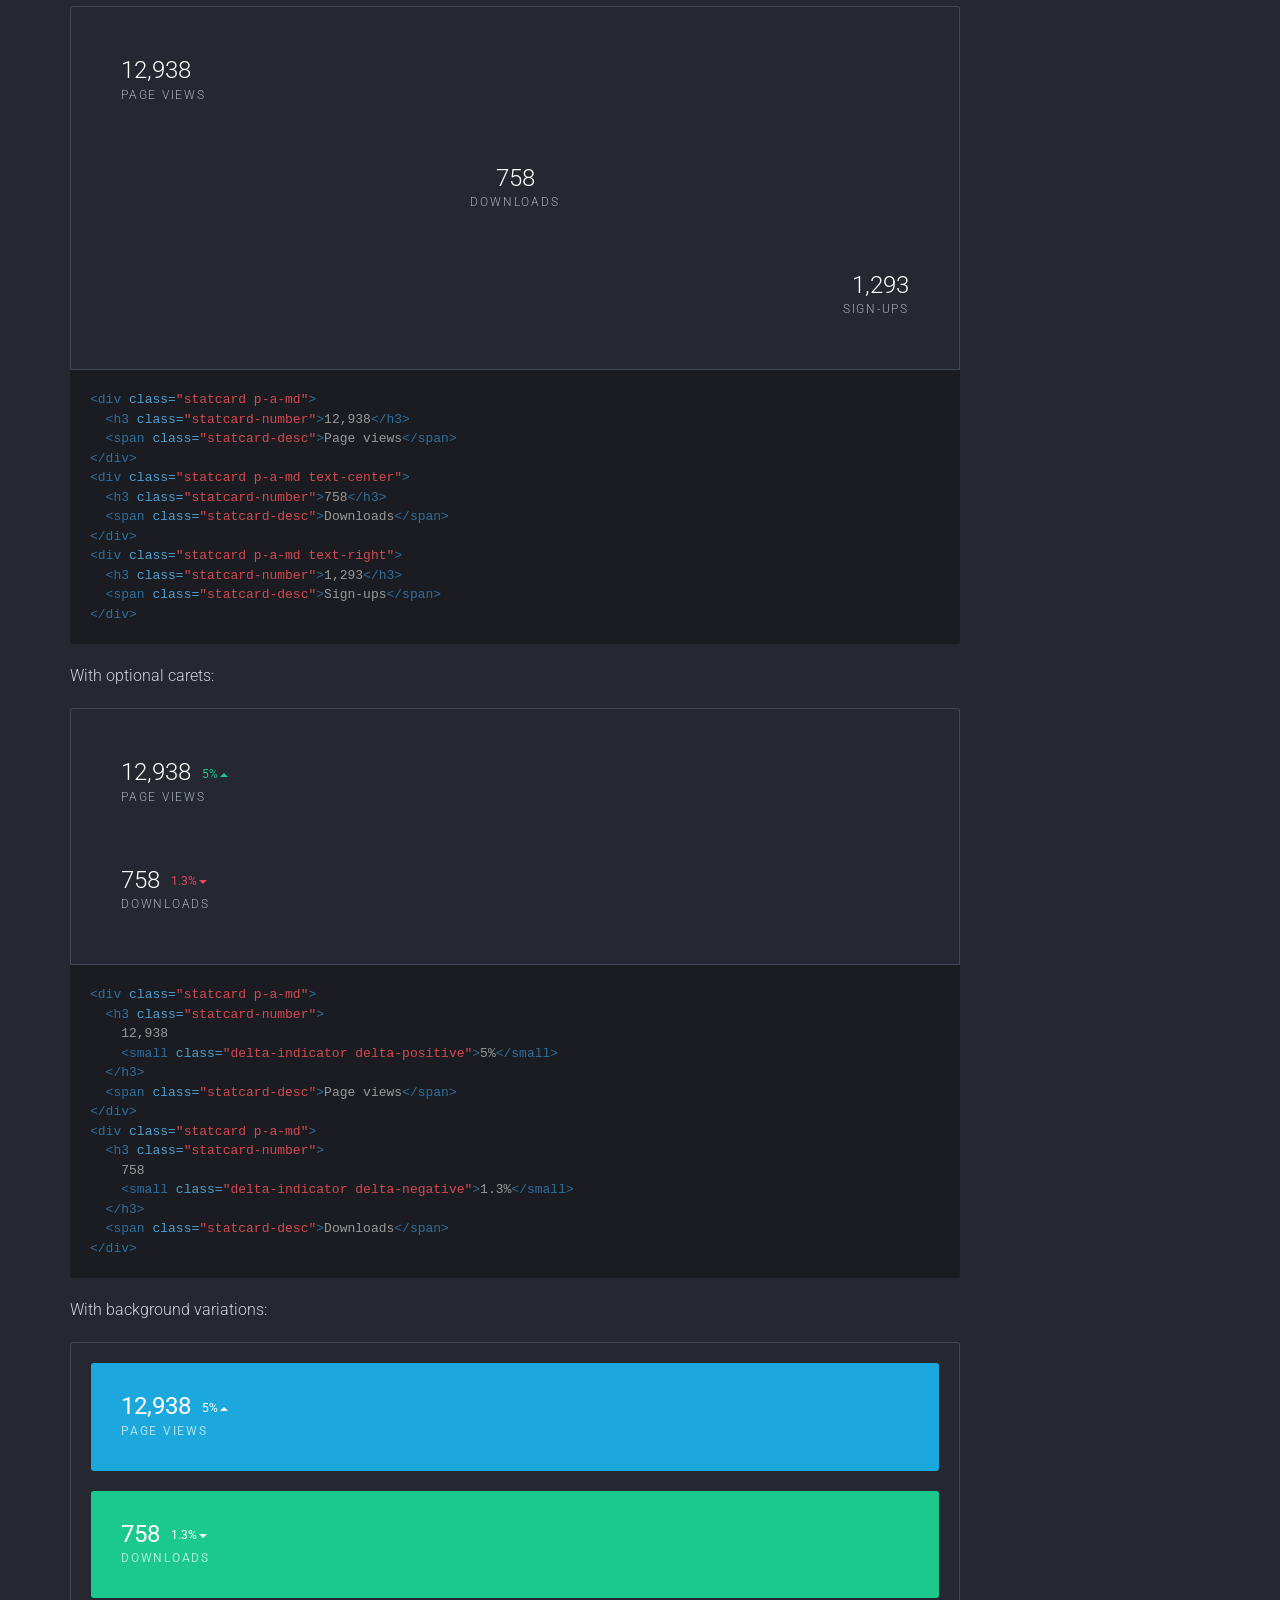
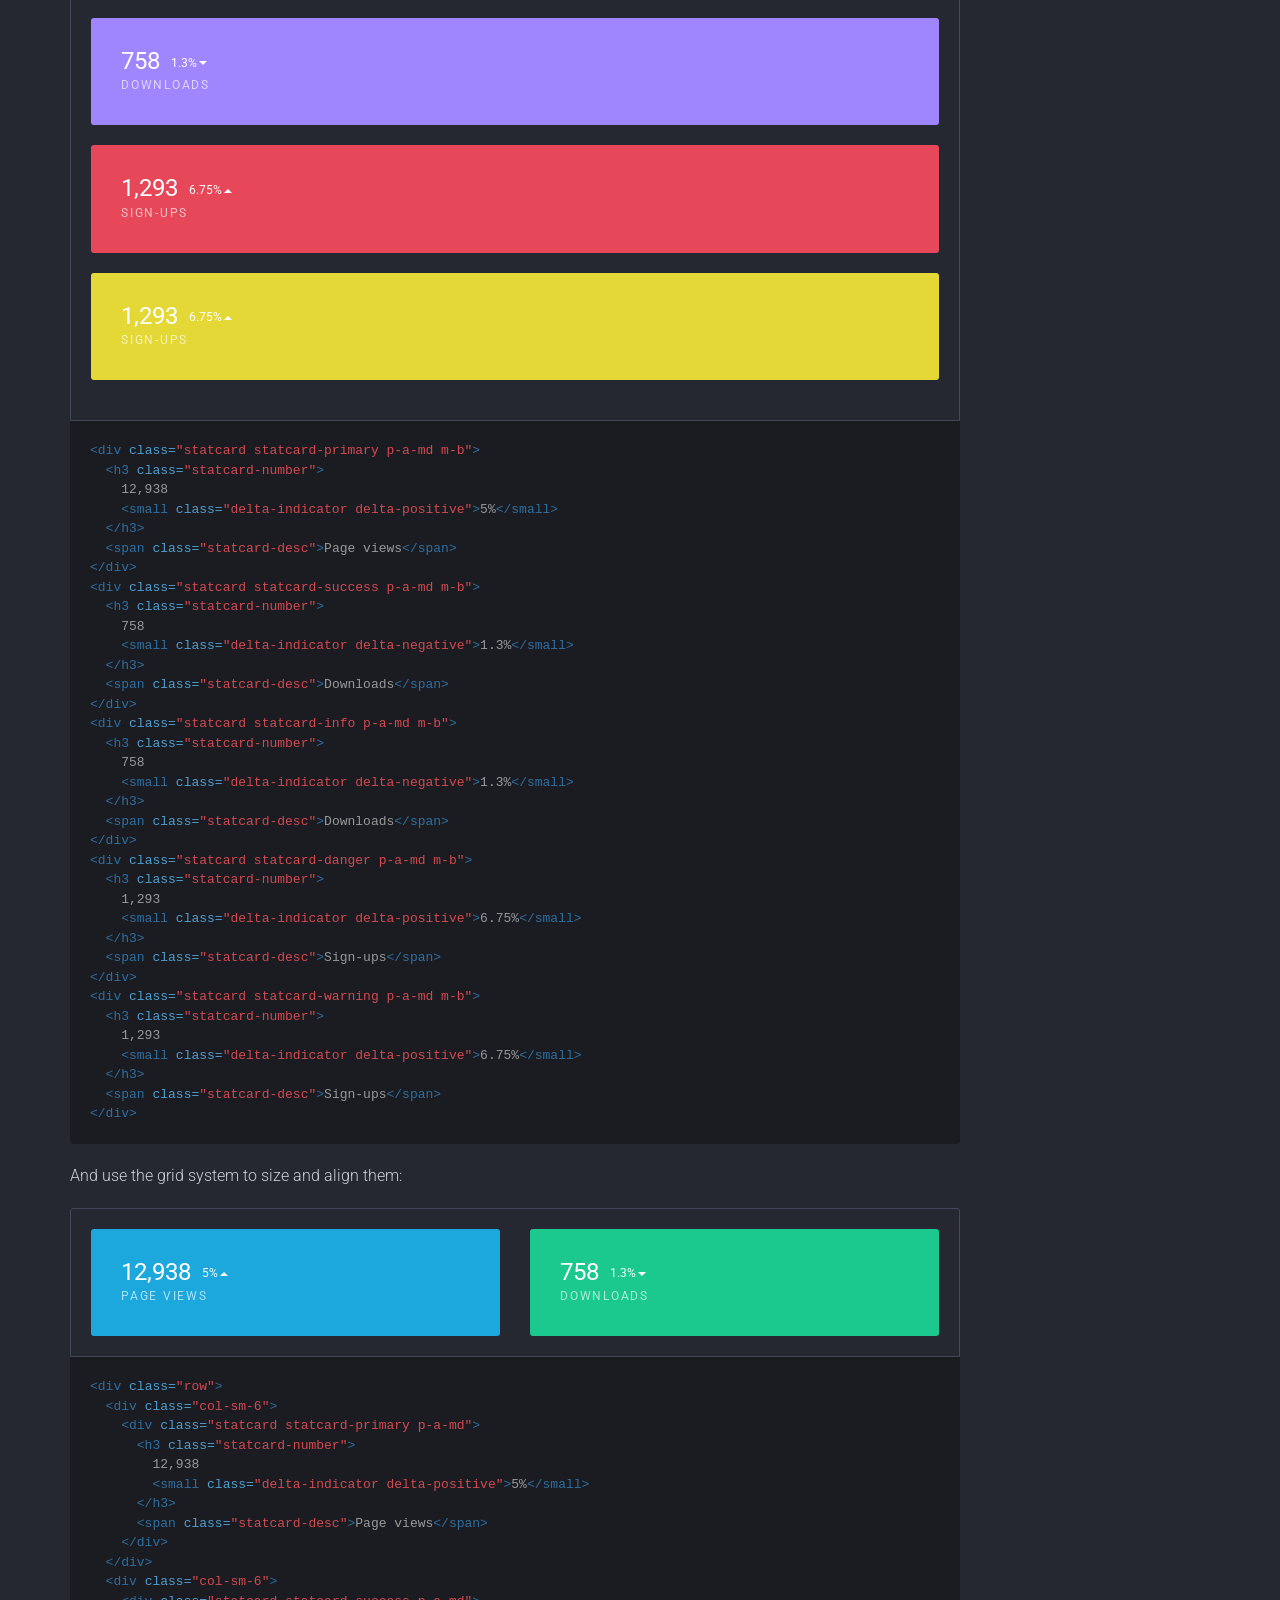
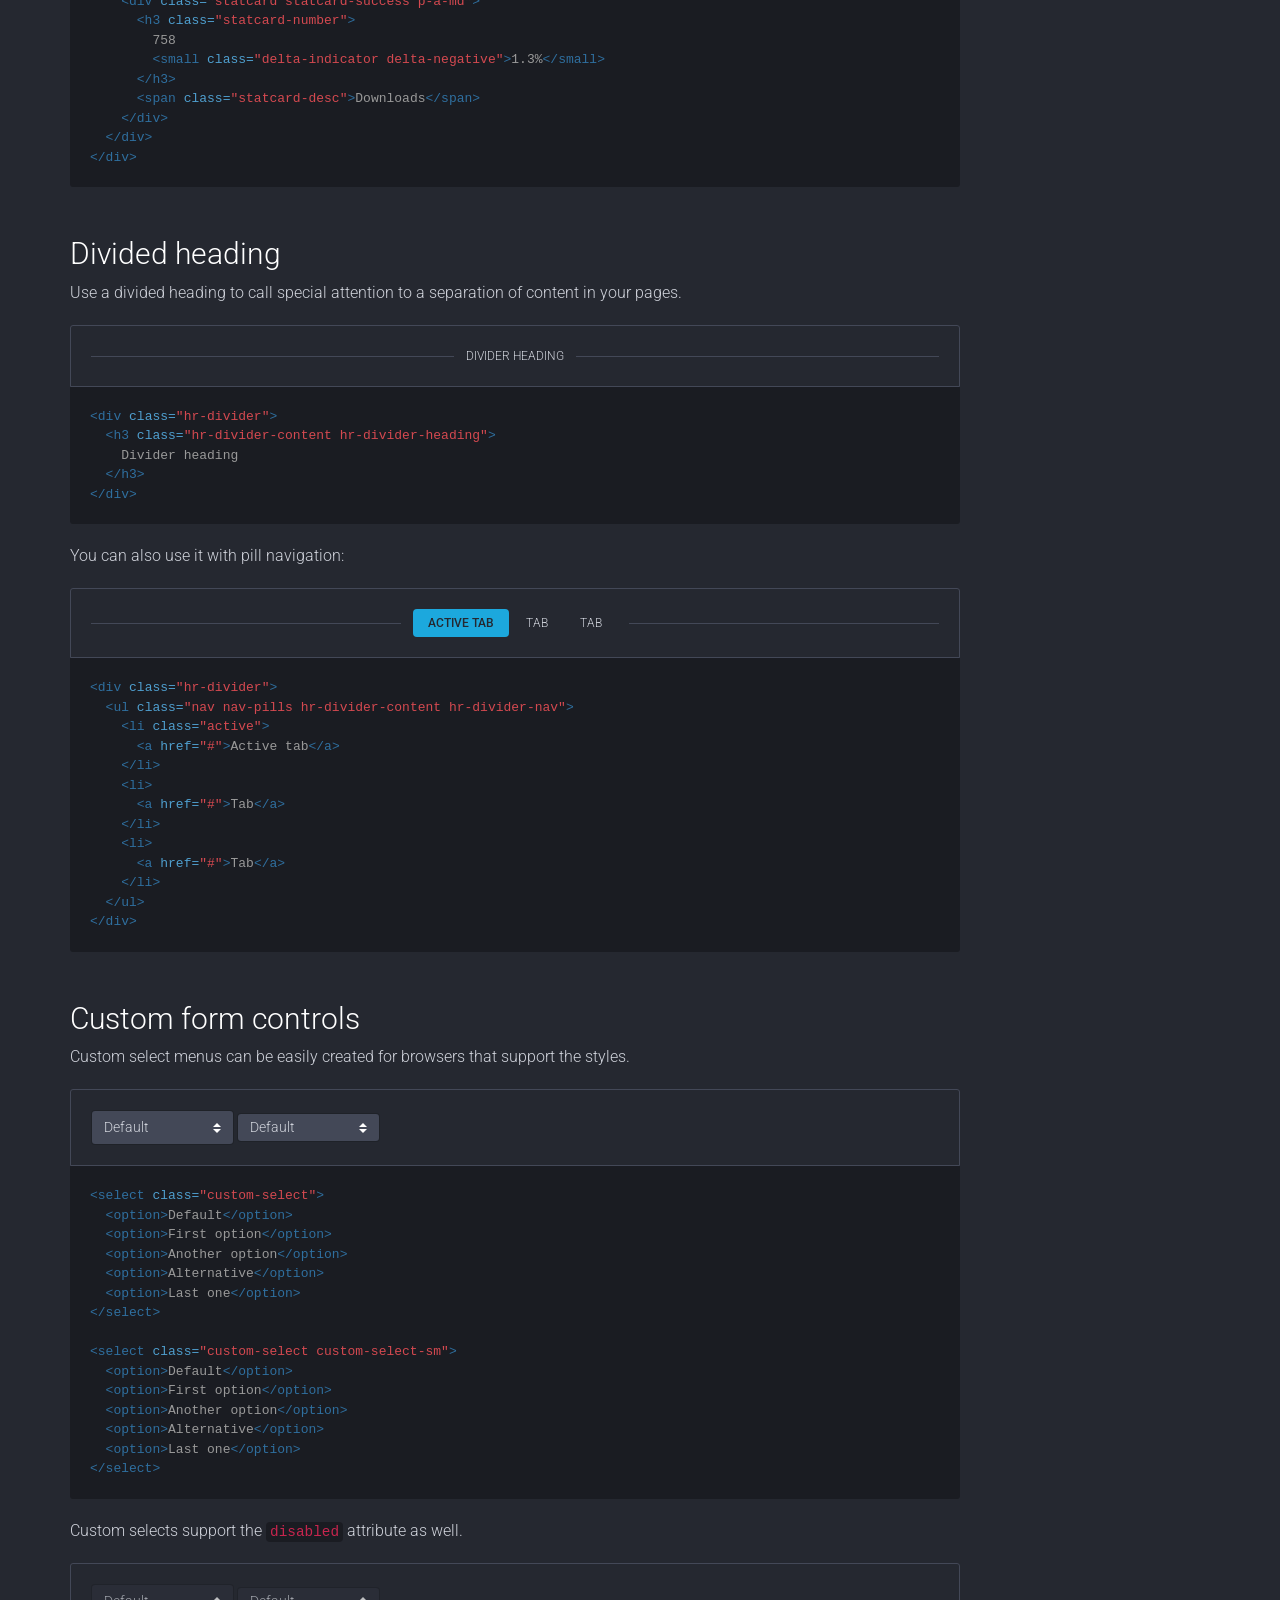
<file: resources/views/bootstrap-themes.github.io/dashboard/docs/index.html>
<!DOCTYPE html>
<html lang="en">
  <head>
    <meta charset="utf-8">
    <meta http-equiv="X-UA-Compatible" content="IE=edge">
    <meta name="viewport" content="width=device-width, initial-scale=1">
    <meta name="description" content="">
    <meta name="keywords" content="">
    <meta name="author" content="">

    <title>
      
        Documentation &middot; Dashboard theme &middot; Official Bootstrap Themes
      
    </title>

    <link href="https://fonts.googleapis.com/css?family=Roboto:300,400,500,700,400italic" rel="stylesheet">
    
      <link href="../assets/css/toolkit-inverse.css" rel="stylesheet">
    
    
      <link href="../assets/css/docs.css" rel="stylesheet">
    
    <link href="../assets/css/application.css" rel="stylesheet">

    <style>
      /* note: this is a hack for ios iframe for bootstrap themes shopify page */
      /* this chunk of css is not part of the toolkit :) */
      body {
        width: 1px;
        min-width: 100%;
        *width: 100%;
      }
    </style>
  </head>


<body class="ts">

  <nav class="ci ou g">
    <div class="ft">
      <div class="oj">
        <button type="button" class="om collapsed" data-toggle="collapse" data-target="#navbar" aria-expanded="false" aria-controls="navbar">
          <span class="ct">Toggle navigation</span>
          <span class="on"></span>
          <span class="on"></span>
          <span class="on"></span>
        </button>
        <a class="ol tu" href="../index.html">
          <span class="bv act tt"></span>
          Dashboard
        </a>
      </div>
      <div id="navbar" class="ok collapse">
        <ul class="nav navbar-nav">
          <li >
            <a href="../index.html">Overview</a>
          </li>
          <li >
            <a href="../order-history/index.html">Order History</a>
          </li>
          <li >
            <a href="../fluid/index.html">Fluid layout</a>
          </li>
          <li >
            <a href="../icon-nav/index.html">Icon nav</a>
          </li>
          <li class="active">
            <a href="index.html">
              Docs
            </a>
          </li>
          <li >
            <a href="../light/index.html">Light UI</a>
          </li>
        </ul>
      </div>
    </div>
  </nav>

  
    <div class="bt" id="content">
      <div class="bw">
        <h1>Documentation</h1>
        <p>Find out what's included in your Bootstrap theme and how to compile source files. Includes live examples and code snippets for every new component.</p>
      </div>
    </div>
    <div class="bw docs-content">
      
<h1 id="contents">Contents</h1>

<ul id="markdown-toc">
  <li><a href="index.html#contents" id="markdown-toc-contents">Contents</a></li>
  <li><a href="index.html#intro" id="markdown-toc-intro">Intro</a></li>
  <li><a href="index.html#whats-included" id="markdown-toc-whats-included">What’s included</a>    <ul>
      <li><a href="index.html#getting-started" id="markdown-toc-getting-started">Getting started</a></li>
      <li><a href="index.html#gulpfilejs" id="markdown-toc-gulpfilejs">Gulpfile.js</a></li>
      <li><a href="index.html#theme-source-code" id="markdown-toc-theme-source-code">Theme source code</a></li>
    </ul>
  </li>
  <li><a href="index.html#custom-builds" id="markdown-toc-custom-builds">Custom builds</a></li>
  <li><a href="index.html#basic-template" id="markdown-toc-basic-template">Basic template</a></li>
  <li><a href="index.html#utilities" id="markdown-toc-utilities">Utilities</a>    <ul>
      <li><a href="index.html#positioning" id="markdown-toc-positioning">Positioning</a></li>
      <li><a href="index.html#width" id="markdown-toc-width">Width</a></li>
      <li><a href="index.html#margin-and-padding" id="markdown-toc-margin-and-padding">Margin and padding</a></li>
      <li><a href="index.html#responsive-text-alignment" id="markdown-toc-responsive-text-alignment">Responsive text alignment</a></li>
    </ul>
  </li>
  <li><a href="index.html#components" id="markdown-toc-components">Components</a>    <ul>
      <li><a href="index.html#entypo" id="markdown-toc-entypo">Entypo</a>        <ul>
          <li><a href="index.html#available-icons" id="markdown-toc-available-icons">Available icons</a></li>
          <li><a href="index.html#examples" id="markdown-toc-examples">Examples</a></li>
        </ul>
      </li>
      <li><a href="index.html#outline-buttons" id="markdown-toc-outline-buttons">Outline buttons</a></li>
      <li><a href="index.html#pill-buttons" id="markdown-toc-pill-buttons">Pill buttons</a></li>
      <li><a href="index.html#flex-table" id="markdown-toc-flex-table">Flex table</a></li>
      <li><a href="index.html#stat-cards" id="markdown-toc-stat-cards">Stat cards</a></li>
      <li><a href="index.html#divided-heading" id="markdown-toc-divided-heading">Divided heading</a></li>
      <li><a href="index.html#custom-form-controls" id="markdown-toc-custom-form-controls">Custom form controls</a></li>
      <li><a href="index.html#icon-input" id="markdown-toc-icon-input">Icon input</a></li>
      <li><a href="index.html#nav-bordered" id="markdown-toc-nav-bordered">Nav bordered</a></li>
      <li><a href="index.html#icon-nav" id="markdown-toc-icon-nav">Icon nav</a></li>
      <li><a href="index.html#dashhead" id="markdown-toc-dashhead">Dashhead</a></li>
      <li><a href="index.html#list-group" id="markdown-toc-list-group">List group</a>        <ul>
          <li><a href="index.html#list-group-header" id="markdown-toc-list-group-header">List group header</a></li>
          <li><a href="index.html#list-group-progress" id="markdown-toc-list-group-progress">List group progress</a></li>
        </ul>
      </li>
      <li><a href="index.html#custom-modals" id="markdown-toc-custom-modals">Custom Modals</a></li>
    </ul>
  </li>
  <li><a href="index.html#plugins" id="markdown-toc-plugins">Plugins</a>    <ul>
      <li><a href="index.html#tablesorter" id="markdown-toc-tablesorter">Tablesorter</a></li>
      <li><a href="index.html#datepicker" id="markdown-toc-datepicker">Datepicker</a></li>
      <li><a href="index.html#chartjs" id="markdown-toc-chartjs">Chart.js</a>        <ul>
          <li><a href="index.html#data-api" id="markdown-toc-data-api">Data API</a></li>
          <li><a href="index.html#doughnut" id="markdown-toc-doughnut">Doughnut</a></li>
          <li><a href="index.html#bar" id="markdown-toc-bar">Bar</a></li>
          <li><a href="index.html#line" id="markdown-toc-line">Line</a></li>
          <li><a href="index.html#sparkline" id="markdown-toc-sparkline">Sparkline</a></li>
        </ul>
      </li>
    </ul>
  </li>
</ul>

<h1 id="intro">Intro</h1>

<p>Hey there! You’re looking at the docs for an Official Bootstrap Theme—thanks for your purchase! This theme has been lovingly crafted by Bootstrap’s founders and friends to help you build awesome projects on the web. Let’s dive in.</p>

<p>Each theme is designed as it’s own toolkit—a series of well designed, intuitive, and cohesive components—built on top of Bootstrap. If you’ve used Bootstrap itself, you’ll find this all super familiar, but with new aesthetics, new components, beautiful and extensive examples, and easy-to-use build tools and documentation.</p>

<p>Since this theme is based on Bootstrap, and includes nearly everything Bootstrap itself does, you’ll want to give the <a href="https://getbootstrap.com">official project documentation</a> a once over before continuing. There’s also <a href="../bootstrap/index.html">the kitchen sink</a>—a one-page view of all Bootstrap’s components restyled by this theme.</p>

<p>For everything else, including compiling and using this Bootstrap theme, read through the docs below.</p>

<p>Thanks, and enjoy!</p>

<h1 id="whats-included">What’s included</h1>

<p>Within your Bootstrap theme you’ll find the following directories and files, grouping common resources and providing both compiled and minified distribution files, as well as raw source files.</p>

<figure class="br"><pre><code class="aqd" data-lang="bash">theme/
  ├── gulpfile.js
  ├── package.json
  ├── README.md
  ├── docs/
  ├── less/
  │   ├── bootstrap/
  │   ├── custom/
  │   ├── variables.less
  │   └── toolkit.less
  ├── js/
  │   ├── bootstrap/
  │   └── custom/
  ├── fonts/
  │   ├── bootstrap-entypo.eot
  │   ├── bootstrap-entypo.svg
  │   ├── bootstrap-entypo.ttf
  │   ├── bootstrap-entypo.woff
  │   └── bootstrap-entypo.woff2
  └── dist/
      ├── toolkit.css
      ├── toolkit.css.map
      ├── toolkit.min.css
      ├── toolkit.min.css.map
      ├── toolkit.js
      └── toolkit.min.js</code></pre></figure>

<h2 id="getting-started">Getting started</h2>

<p>To view your Bootstrap Theme documentation, simply find the docs directory and open index.html in your favorite browser.</p>

<figure class="br"><pre><code class="aqd" data-lang="bash"><span class="x">$ </span>open docs/index.html</code></pre></figure>

<h2 id="gulpfilejs">Gulpfile.js</h2>

<p>If you’re after more customization we’ve also included a custom <a href="https://gulpjs.com">Gulp</a> file, which can be used to quickly re-compile a theme’s CSS and JS. You’ll need to install both <a href="https://nodejs.org/en/download/">Node</a> and Gulp before using our included <code class="aqe">gulpfile.js</code>.</p>

<p>Once node is installed, run the following npm command to install Gulp.</p>

<figure class="br"><pre><code class="aqd" data-lang="bash"><span class="x">$ </span>npm install gulp -g</code></pre></figure>

<p>When you’re done, make sure you’ve installed the rest of the theme’s dependencies:</p>

<figure class="br"><pre><code class="aqd" data-lang="bash"><span class="x">$ </span>npm install</code></pre></figure>

<p>Now, modify your source files and run <code class="aqe">gulp</code> to generate new local <code class="aqe">dist/</code> files automatically. <strong>Be aware that this replaces existing <code class="aqe">dist/</code> files</strong>, so proceed with caution.</p>

<h2 id="theme-source-code">Theme source code</h2>

<p>The <code class="aqe">less/</code>, <code class="aqe">js/</code>, and <code class="aqe">fonts/</code> directories contain the source code for our CSS, JS, and icon fonts (respectively). Within the <code class="aqe">less/</code> and <code class="aqe">js/</code> directories you’ll find two subdirectories:</p>

<ul>
  <li><code class="aqe">bootstrap/</code>, which contains the most recently released version of Bootstrap (v3.3.5).</li>
  <li><code class="aqe">custom/</code>, which contains all of the custom components and overrides authored specifically for this theme.</li>
</ul>

<p>The <code class="aqe">dist/</code> folder includes everything above, built into single CSS and JS files that can easily be integrated into your project.</p>

<p>The <code class="aqe">docs/</code> folder includes the source code for our documentation, as well as a handful of live examples.</p>

<p>The remaining files not specifically mentioned above provide support for packages, license information, and development.</p>

<h1 id="custom-builds">Custom builds</h1>

<p>Leverage the included source files and <code class="aqe">gulpfile.js</code> to customize your Bootstrap Theme for your exact needs. Change variables, exclude components, and more.</p>

<ul>
  <li><code class="aqe">toolkit.less</code> is the entry point for Less files - to build your own custom build, simply modify your local custom files or edit the includes listed here. Note: some themes also rely on a shared <code class="aqe">components.less</code> file, which you can find imported in your <code class="aqe">toolkit.less</code>.</li>
  <li><code class="aqe">variables.less</code> is home to your theme’s variables. Note that your theme’s <code class="aqe">variables</code> file depends on and overrides an existing Bootstrap variable file (found in /less/bootstrap/variables.less).</li>
</ul>

<h1 id="basic-template">Basic template</h1>

<p>The basic template is a guideline for how to structure your pages when building with a Bootstrap Theme. Included below are all the necessary bits for using the theme’s CSS and JS, as well as some friendly reminders.</p>

<p>Copy the example below into a new HTML file to get started with it.</p>

<figure class="br"><pre><code class="aqf" data-lang="html"><span class="o">&lt;!DOCTYPE html&gt;</span>
<span class="as">&lt;html</span> <span class="ai">lang=</span><span class="ah">"en"</span><span class="as">&gt;</span>
  <span class="as">&lt;head&gt;</span>
    <span class="j">&lt;!-- These meta tags come first. --&gt;</span>
    <span class="as">&lt;meta</span> <span class="ai">charset=</span><span class="ah">"utf-8"</span><span class="as">&gt;</span>
    <span class="as">&lt;meta</span> <span class="ai">http-equiv=</span><span class="ah">"X-UA-Compatible"</span> <span class="ai">content=</span><span class="ah">"IE=edge"</span><span class="as">&gt;</span>
    <span class="as">&lt;meta</span> <span class="ai">name=</span><span class="ah">"viewport"</span> <span class="ai">content=</span><span class="ah">"width=device-width, initial-scale=1"</span><span class="as">&gt;</span>

    <span class="as">&lt;title&gt;</span>Bootstrap Theme Example<span class="as">&lt;/title&gt;</span>

    <span class="j">&lt;!-- Include the CSS --&gt;</span>
    <span class="as">&lt;link</span> <span class="ai">href=</span><span class="ah">"dist/toolkit.min.css"</span> <span class="ai">rel=</span><span class="ah">"stylesheet"</span><span class="as">&gt;</span>

  <span class="as">&lt;/head&gt;</span>
  <span class="as">&lt;body&gt;</span>
    <span class="as">&lt;h1&gt;</span>Hello, world!<span class="as">&lt;/h1&gt;</span>

    <span class="j">&lt;!-- Include jQuery (required) and the JS --&gt;</span>
    <span class="as">&lt;script </span><span class="ai">src=</span><span class="ah">"https://ajax.googleapis.com/ajax/libs/jquery/2.1.4/jquery.min.js"</span><span class="as">&gt;&lt;/script&gt;</span>
    <span class="as">&lt;script </span><span class="ai">src=</span><span class="ah">"dist/toolkit.min.js"</span><span class="as">&gt;&lt;/script&gt;</span>
  <span class="as">&lt;/body&gt;</span>
<span class="as">&lt;/html&gt;</span></code></pre></figure>

<h1 id="utilities">Utilities</h1>

<p>Utilities, or utility classes, are a series of single-purpose, immutable classes designed to reduce duplication in your compiled CSS. Each utility takes a common CSS property-value pair and turns it into a reusable class.</p>

<p>These utilities are in addition to those <a href="https://getbootstrap.com/css/">provided in Bootstrap</a>.</p>

<h2 id="positioning">Positioning</h2>

<figure class="br"><pre><code class="aqg" data-lang="scss"><span class="ak">.pos-r</span> <span class="aqh">{</span> <span class="aq">position</span><span class="aqh">:</span> <span class="aj">relative</span> <span class="m">!</span><span class="aqi">important</span><span class="aqh">;</span> <span class="aqh">}</span>
<span class="ak">.pos-a</span> <span class="aqh">{</span> <span class="aq">position</span><span class="aqh">:</span> <span class="aj">absolute</span> <span class="m">!</span><span class="aqi">important</span><span class="aqh">;</span> <span class="aqh">}</span>
<span class="ak">.pos-f</span> <span class="aqh">{</span> <span class="aq">position</span><span class="aqh">:</span> <span class="aj">fixed</span> <span class="m">!</span><span class="aqi">important</span><span class="aqh">;</span> <span class="aqh">}</span></code></pre></figure>

<h2 id="width">Width</h2>

<figure class="br"><pre><code class="aqg" data-lang="scss"><span class="ak">.w-sm</span>   <span class="aqh">{</span> <span class="aq">width</span><span class="aqh">:</span> <span class="ag">25%</span> <span class="m">!</span><span class="aqi">important</span><span class="aqh">;</span> <span class="aqh">}</span>
<span class="ak">.w-md</span>   <span class="aqh">{</span> <span class="aq">width</span><span class="aqh">:</span> <span class="ag">50%</span> <span class="m">!</span><span class="aqi">important</span><span class="aqh">;</span> <span class="aqh">}</span>
<span class="ak">.w-lg</span>   <span class="aqh">{</span> <span class="aq">width</span><span class="aqh">:</span> <span class="ag">75%</span> <span class="m">!</span><span class="aqi">important</span><span class="aqh">;</span> <span class="aqh">}</span>
<span class="ak">.w-full</span> <span class="aqh">{</span> <span class="aq">width</span><span class="aqh">:</span> <span class="ag">100%</span> <span class="m">!</span><span class="aqi">important</span><span class="aqh">;</span> <span class="aqh">}</span></code></pre></figure>

<h2 id="margin-and-padding">Margin and padding</h2>

<p>Assign <code class="aqe">margin</code> or <code class="aqe">padding</code> to an element or a subset of it’s sides with shorthand classes. Includes support for individual properties, all properties, and vertical and horizontal properties. All classes are multiples on the global default value, <code class="aqe">20px</code>.</p>

<figure class="br"><pre><code class="aqg" data-lang="scss"><span class="ak">.m-a-0</span> <span class="aqh">{</span> <span class="aq">margin</span><span class="aqh">:</span>        <span class="ag">0</span> <span class="m">!</span><span class="aqi">important</span><span class="aqh">;</span> <span class="aqh">}</span>
<span class="ak">.m-t-0</span> <span class="aqh">{</span> <span class="aq">margin-top</span><span class="aqh">:</span>    <span class="ag">0</span> <span class="m">!</span><span class="aqi">important</span><span class="aqh">;</span> <span class="aqh">}</span>
<span class="ak">.m-r-0</span> <span class="aqh">{</span> <span class="aq">margin-right</span><span class="aqh">:</span>  <span class="ag">0</span> <span class="m">!</span><span class="aqi">important</span><span class="aqh">;</span> <span class="aqh">}</span>
<span class="ak">.m-b-0</span> <span class="aqh">{</span> <span class="aq">margin-bottom</span><span class="aqh">:</span> <span class="ag">0</span> <span class="m">!</span><span class="aqi">important</span><span class="aqh">;</span> <span class="aqh">}</span>
<span class="ak">.m-l-0</span> <span class="aqh">{</span> <span class="aq">margin-left</span><span class="aqh">:</span>   <span class="ag">0</span> <span class="m">!</span><span class="aqi">important</span><span class="aqh">;</span> <span class="aqh">}</span>

<span class="ak">.m-a</span> <span class="aqh">{</span> <span class="aq">margin</span><span class="aqh">:</span>        <span class="m">@</span><span class="aqi">spacer</span> <span class="m">!</span><span class="aqi">important</span><span class="aqh">;</span> <span class="aqh">}</span>
<span class="ak">.m-t</span> <span class="aqh">{</span> <span class="aq">margin-top</span><span class="aqh">:</span>    <span class="m">@</span><span class="aqi">spacer-y</span> <span class="m">!</span><span class="aqi">important</span><span class="aqh">;</span> <span class="aqh">}</span>
<span class="ak">.m-r</span> <span class="aqh">{</span> <span class="aq">margin-right</span><span class="aqh">:</span>  <span class="m">@</span><span class="aqi">spacer-x</span> <span class="m">!</span><span class="aqi">important</span><span class="aqh">;</span> <span class="aqh">}</span>
<span class="ak">.m-b</span> <span class="aqh">{</span> <span class="aq">margin-bottom</span><span class="aqh">:</span> <span class="m">@</span><span class="aqi">spacer-y</span> <span class="m">!</span><span class="aqi">important</span><span class="aqh">;</span> <span class="aqh">}</span>
<span class="ak">.m-l</span> <span class="aqh">{</span> <span class="aq">margin-left</span><span class="aqh">:</span>   <span class="m">@</span><span class="aqi">spacer-x</span> <span class="m">!</span><span class="aqi">important</span><span class="aqh">;</span> <span class="aqh">}</span>
<span class="ak">.m-x</span> <span class="aqh">{</span> <span class="aq">margin-right</span><span class="aqh">:</span>  <span class="m">@</span><span class="aqi">spacer-x</span> <span class="m">!</span><span class="aqi">important</span><span class="aqh">;</span> <span class="aq">margin-left</span><span class="aqh">:</span> <span class="m">@</span><span class="aqi">spacer-x</span> <span class="m">!</span><span class="aqi">important</span><span class="aqh">;</span> <span class="aqh">}</span>
<span class="ak">.m-y</span> <span class="aqh">{</span> <span class="aq">margin-top</span><span class="aqh">:</span>    <span class="m">@</span><span class="aqi">spacer-y</span> <span class="m">!</span><span class="aqi">important</span><span class="aqh">;</span> <span class="aq">margin-bottom</span><span class="aqh">:</span> <span class="m">@</span><span class="aqi">spacer-y</span> <span class="m">!</span><span class="aqi">important</span><span class="aqh">;</span> <span class="aqh">}</span>
<span class="ak">.m-x-auto</span> <span class="aqh">{</span> <span class="aq">margin-right</span><span class="aqh">:</span> <span class="aj">auto</span> <span class="m">!</span><span class="aqi">important</span><span class="aqh">;</span> <span class="aq">margin-left</span><span class="aqh">:</span> <span class="aj">auto</span> <span class="m">!</span><span class="aqi">important</span><span class="aqh">;</span> <span class="aqh">}</span>

<span class="ak">.m-a-md</span> <span class="aqh">{</span> <span class="aq">margin</span><span class="aqh">:</span>        <span class="aqh">(</span><span class="m">@</span><span class="aqi">spacer-y</span> <span class="m">*</span> <span class="ag">1</span><span class="ay">.5</span><span class="aqh">)</span> <span class="m">!</span><span class="aqi">important</span><span class="aqh">;</span> <span class="aqh">}</span>
<span class="ak">.m-t-md</span> <span class="aqh">{</span> <span class="aq">margin-top</span><span class="aqh">:</span>    <span class="aqh">(</span><span class="m">@</span><span class="aqi">spacer-y</span> <span class="m">*</span> <span class="ag">1</span><span class="ay">.5</span><span class="aqh">)</span> <span class="m">!</span><span class="aqi">important</span><span class="aqh">;</span> <span class="aqh">}</span>
<span class="ak">.m-r-md</span> <span class="aqh">{</span> <span class="aq">margin-right</span><span class="aqh">:</span>  <span class="aqh">(</span><span class="m">@</span><span class="aqi">spacer-y</span> <span class="m">*</span> <span class="ag">1</span><span class="ay">.5</span><span class="aqh">)</span> <span class="m">!</span><span class="aqi">important</span><span class="aqh">;</span> <span class="aqh">}</span>
<span class="ak">.m-b-md</span> <span class="aqh">{</span> <span class="aq">margin-bottom</span><span class="aqh">:</span> <span class="aqh">(</span><span class="m">@</span><span class="aqi">spacer-y</span> <span class="m">*</span> <span class="ag">1</span><span class="ay">.5</span><span class="aqh">)</span> <span class="m">!</span><span class="aqi">important</span><span class="aqh">;</span> <span class="aqh">}</span>
<span class="ak">.m-l-md</span> <span class="aqh">{</span> <span class="aq">margin-left</span><span class="aqh">:</span>   <span class="aqh">(</span><span class="m">@</span><span class="aqi">spacer-y</span> <span class="m">*</span> <span class="ag">1</span><span class="ay">.5</span><span class="aqh">)</span> <span class="m">!</span><span class="aqi">important</span><span class="aqh">;</span> <span class="aqh">}</span>
<span class="ak">.m-x-md</span> <span class="aqh">{</span> <span class="aq">margin-right</span><span class="aqh">:</span>  <span class="aqh">(</span><span class="m">@</span><span class="aqi">spacer-x</span> <span class="m">*</span> <span class="ag">1</span><span class="ay">.5</span><span class="aqh">)</span> <span class="m">!</span><span class="aqi">important</span><span class="aqh">;</span> <span class="aq">margin-left</span><span class="aqh">:</span>   <span class="aqh">(</span><span class="m">@</span><span class="aqi">spacer-x</span> <span class="m">*</span> <span class="ag">1</span><span class="ay">.5</span><span class="aqh">)</span> <span class="m">!</span><span class="aqi">important</span><span class="aqh">;</span> <span class="aqh">}</span>
<span class="ak">.m-y-md</span> <span class="aqh">{</span> <span class="aq">margin-top</span><span class="aqh">:</span>    <span class="aqh">(</span><span class="m">@</span><span class="aqi">spacer-y</span> <span class="m">*</span> <span class="ag">1</span><span class="ay">.5</span><span class="aqh">)</span> <span class="m">!</span><span class="aqi">important</span><span class="aqh">;</span> <span class="aq">margin-bottom</span><span class="aqh">:</span> <span class="aqh">(</span><span class="m">@</span><span class="aqi">spacer-y</span> <span class="m">*</span> <span class="ag">1</span><span class="ay">.5</span><span class="aqh">)</span> <span class="m">!</span><span class="aqi">important</span><span class="aqh">;</span> <span class="aqh">}</span>

<span class="ak">.m-a-lg</span> <span class="aqh">{</span> <span class="aq">margin</span><span class="aqh">:</span>        <span class="aqh">(</span><span class="m">@</span><span class="aqi">spacer-y</span> <span class="m">*</span> <span class="ag">3</span><span class="aqh">)</span> <span class="m">!</span><span class="aqi">important</span><span class="aqh">;</span> <span class="aqh">}</span>
<span class="ak">.m-t-lg</span> <span class="aqh">{</span> <span class="aq">margin-top</span><span class="aqh">:</span>    <span class="aqh">(</span><span class="m">@</span><span class="aqi">spacer-y</span> <span class="m">*</span> <span class="ag">3</span><span class="aqh">)</span> <span class="m">!</span><span class="aqi">important</span><span class="aqh">;</span> <span class="aqh">}</span>
<span class="ak">.m-r-lg</span> <span class="aqh">{</span> <span class="aq">margin-right</span><span class="aqh">:</span>  <span class="aqh">(</span><span class="m">@</span><span class="aqi">spacer-y</span> <span class="m">*</span> <span class="ag">3</span><span class="aqh">)</span> <span class="m">!</span><span class="aqi">important</span><span class="aqh">;</span> <span class="aqh">}</span>
<span class="ak">.m-b-lg</span> <span class="aqh">{</span> <span class="aq">margin-bottom</span><span class="aqh">:</span> <span class="aqh">(</span><span class="m">@</span><span class="aqi">spacer-y</span> <span class="m">*</span> <span class="ag">3</span><span class="aqh">)</span> <span class="m">!</span><span class="aqi">important</span><span class="aqh">;</span> <span class="aqh">}</span>
<span class="ak">.m-l-lg</span> <span class="aqh">{</span> <span class="aq">margin-left</span><span class="aqh">:</span>   <span class="aqh">(</span><span class="m">@</span><span class="aqi">spacer-y</span> <span class="m">*</span> <span class="ag">3</span><span class="aqh">)</span> <span class="m">!</span><span class="aqi">important</span><span class="aqh">;</span> <span class="aqh">}</span>
<span class="ak">.m-x-lg</span> <span class="aqh">{</span> <span class="aq">margin-right</span><span class="aqh">:</span>  <span class="aqh">(</span><span class="m">@</span><span class="aqi">spacer-x</span> <span class="m">*</span> <span class="ag">3</span><span class="aqh">)</span> <span class="m">!</span><span class="aqi">important</span><span class="aqh">;</span> <span class="aq">margin-left</span><span class="aqh">:</span>   <span class="aqh">(</span><span class="m">@</span><span class="aqi">spacer-x</span> <span class="m">*</span> <span class="ag">3</span><span class="aqh">)</span> <span class="m">!</span><span class="aqi">important</span><span class="aqh">;</span> <span class="aqh">}</span>
<span class="ak">.m-y-lg</span> <span class="aqh">{</span> <span class="aq">margin-top</span><span class="aqh">:</span>    <span class="aqh">(</span><span class="m">@</span><span class="aqi">spacer-y</span> <span class="m">*</span> <span class="ag">3</span><span class="aqh">)</span> <span class="m">!</span><span class="aqi">important</span><span class="aqh">;</span> <span class="aq">margin-bottom</span><span class="aqh">:</span> <span class="aqh">(</span><span class="m">@</span><span class="aqi">spacer-y</span> <span class="m">*</span> <span class="ag">3</span><span class="aqh">)</span> <span class="m">!</span><span class="aqi">important</span><span class="aqh">;</span> <span class="aqh">}</span></code></pre></figure>

<figure class="br"><pre><code class="aqg" data-lang="scss"><span class="ak">.p-a-0</span> <span class="aqh">{</span> <span class="aq">padding</span><span class="aqh">:</span>        <span class="ag">0</span> <span class="m">!</span><span class="aqi">important</span><span class="aqh">;</span> <span class="aqh">}</span>
<span class="ak">.p-t-0</span> <span class="aqh">{</span> <span class="aq">padding-top</span><span class="aqh">:</span>    <span class="ag">0</span> <span class="m">!</span><span class="aqi">important</span><span class="aqh">;</span> <span class="aqh">}</span>
<span class="ak">.p-r-0</span> <span class="aqh">{</span> <span class="aq">padding-right</span><span class="aqh">:</span>  <span class="ag">0</span> <span class="m">!</span><span class="aqi">important</span><span class="aqh">;</span> <span class="aqh">}</span>
<span class="ak">.p-b-0</span> <span class="aqh">{</span> <span class="aq">padding-bottom</span><span class="aqh">:</span> <span class="ag">0</span> <span class="m">!</span><span class="aqi">important</span><span class="aqh">;</span> <span class="aqh">}</span>
<span class="ak">.p-l-0</span> <span class="aqh">{</span> <span class="aq">padding-left</span><span class="aqh">:</span>   <span class="ag">0</span> <span class="m">!</span><span class="aqi">important</span><span class="aqh">;</span> <span class="aqh">}</span>

<span class="ak">.p-a</span> <span class="aqh">{</span> <span class="aq">padding</span><span class="aqh">:</span>        <span class="m">@</span><span class="aqi">spacer</span> <span class="m">!</span><span class="aqi">important</span><span class="aqh">;</span> <span class="aqh">}</span>
<span class="ak">.p-t</span> <span class="aqh">{</span> <span class="aq">padding-top</span><span class="aqh">:</span>    <span class="m">@</span><span class="aqi">spacer-y</span> <span class="m">!</span><span class="aqi">important</span><span class="aqh">;</span> <span class="aqh">}</span>
<span class="ak">.p-r</span> <span class="aqh">{</span> <span class="aq">padding-right</span><span class="aqh">:</span>  <span class="m">@</span><span class="aqi">spacer-x</span> <span class="m">!</span><span class="aqi">important</span><span class="aqh">;</span> <span class="aqh">}</span>
<span class="ak">.p-b</span> <span class="aqh">{</span> <span class="aq">padding-bottom</span><span class="aqh">:</span> <span class="m">@</span><span class="aqi">spacer-y</span> <span class="m">!</span><span class="aqi">important</span><span class="aqh">;</span> <span class="aqh">}</span>
<span class="ak">.p-l</span> <span class="aqh">{</span> <span class="aq">padding-left</span><span class="aqh">:</span>   <span class="m">@</span><span class="aqi">spacer-x</span> <span class="m">!</span><span class="aqi">important</span><span class="aqh">;</span> <span class="aqh">}</span>
<span class="ak">.p-x</span> <span class="aqh">{</span> <span class="aq">padding-right</span><span class="aqh">:</span>  <span class="m">@</span><span class="aqi">spacer-x</span> <span class="m">!</span><span class="aqi">important</span><span class="aqh">;</span> <span class="aq">padding-left</span><span class="aqh">:</span>   <span class="m">@</span><span class="aqi">spacer-x</span> <span class="m">!</span><span class="aqi">important</span><span class="aqh">;</span> <span class="aqh">}</span>
<span class="ak">.p-y</span> <span class="aqh">{</span> <span class="aq">padding-top</span><span class="aqh">:</span>    <span class="m">@</span><span class="aqi">spacer-y</span> <span class="m">!</span><span class="aqi">important</span><span class="aqh">;</span> <span class="aq">padding-bottom</span><span class="aqh">:</span> <span class="m">@</span><span class="aqi">spacer-y</span> <span class="m">!</span><span class="aqi">important</span><span class="aqh">;</span> <span class="aqh">}</span>

<span class="ak">.p-a-md</span> <span class="aqh">{</span> <span class="aq">padding</span><span class="aqh">:</span>        <span class="aqh">(</span><span class="m">@</span><span class="aqi">spacer-y</span> <span class="m">*</span> <span class="ag">1</span><span class="ay">.5</span><span class="aqh">)</span> <span class="m">!</span><span class="aqi">important</span><span class="aqh">;</span> <span class="aqh">}</span>
<span class="ak">.p-t-md</span> <span class="aqh">{</span> <span class="aq">padding-top</span><span class="aqh">:</span>    <span class="aqh">(</span><span class="m">@</span><span class="aqi">spacer-y</span> <span class="m">*</span> <span class="ag">1</span><span class="ay">.5</span><span class="aqh">)</span> <span class="m">!</span><span class="aqi">important</span><span class="aqh">;</span> <span class="aqh">}</span>
<span class="ak">.p-r-md</span> <span class="aqh">{</span> <span class="aq">padding-right</span><span class="aqh">:</span>  <span class="aqh">(</span><span class="m">@</span><span class="aqi">spacer-y</span> <span class="m">*</span> <span class="ag">1</span><span class="ay">.5</span><span class="aqh">)</span> <span class="m">!</span><span class="aqi">important</span><span class="aqh">;</span> <span class="aqh">}</span>
<span class="ak">.p-b-md</span> <span class="aqh">{</span> <span class="aq">padding-bottom</span><span class="aqh">:</span> <span class="aqh">(</span><span class="m">@</span><span class="aqi">spacer-y</span> <span class="m">*</span> <span class="ag">1</span><span class="ay">.5</span><span class="aqh">)</span> <span class="m">!</span><span class="aqi">important</span><span class="aqh">;</span> <span class="aqh">}</span>
<span class="ak">.p-l-md</span> <span class="aqh">{</span> <span class="aq">padding-left</span><span class="aqh">:</span>   <span class="aqh">(</span><span class="m">@</span><span class="aqi">spacer-y</span> <span class="m">*</span> <span class="ag">1</span><span class="ay">.5</span><span class="aqh">)</span> <span class="m">!</span><span class="aqi">important</span><span class="aqh">;</span> <span class="aqh">}</span>
<span class="ak">.p-x-md</span> <span class="aqh">{</span> <span class="aq">padding-right</span><span class="aqh">:</span>  <span class="aqh">(</span><span class="m">@</span><span class="aqi">spacer-x</span> <span class="m">*</span> <span class="ag">1</span><span class="ay">.5</span><span class="aqh">)</span> <span class="m">!</span><span class="aqi">important</span><span class="aqh">;</span> <span class="aq">padding-left</span><span class="aqh">:</span>   <span class="aqh">(</span><span class="m">@</span><span class="aqi">spacer-x</span> <span class="m">*</span> <span class="ag">1</span><span class="ay">.5</span><span class="aqh">)</span> <span class="m">!</span><span class="aqi">important</span><span class="aqh">;</span> <span class="aqh">}</span>
<span class="ak">.p-y-md</span> <span class="aqh">{</span> <span class="aq">padding-top</span><span class="aqh">:</span>    <span class="aqh">(</span><span class="m">@</span><span class="aqi">spacer-y</span> <span class="m">*</span> <span class="ag">1</span><span class="ay">.5</span><span class="aqh">)</span> <span class="m">!</span><span class="aqi">important</span><span class="aqh">;</span> <span class="aq">padding-bottom</span><span class="aqh">:</span> <span class="aqh">(</span><span class="m">@</span><span class="aqi">spacer-y</span> <span class="m">*</span> <span class="ag">1</span><span class="ay">.5</span><span class="aqh">)</span> <span class="m">!</span><span class="aqi">important</span><span class="aqh">;</span> <span class="aqh">}</span>

<span class="ak">.p-a-lg</span> <span class="aqh">{</span> <span class="aq">padding</span><span class="aqh">:</span>        <span class="aqh">(</span><span class="m">@</span><span class="aqi">spacer-y</span> <span class="m">*</span> <span class="ag">3</span><span class="aqh">)</span> <span class="m">!</span><span class="aqi">important</span><span class="aqh">;</span> <span class="aqh">}</span>
<span class="ak">.p-t-lg</span> <span class="aqh">{</span> <span class="aq">padding-top</span><span class="aqh">:</span>    <span class="aqh">(</span><span class="m">@</span><span class="aqi">spacer-y</span> <span class="m">*</span> <span class="ag">3</span><span class="aqh">)</span> <span class="m">!</span><span class="aqi">important</span><span class="aqh">;</span> <span class="aqh">}</span>
<span class="ak">.p-r-lg</span> <span class="aqh">{</span> <span class="aq">padding-right</span><span class="aqh">:</span>  <span class="aqh">(</span><span class="m">@</span><span class="aqi">spacer-y</span> <span class="m">*</span> <span class="ag">3</span><span class="aqh">)</span> <span class="m">!</span><span class="aqi">important</span><span class="aqh">;</span> <span class="aqh">}</span>
<span class="ak">.p-b-lg</span> <span class="aqh">{</span> <span class="aq">padding-bottom</span><span class="aqh">:</span> <span class="aqh">(</span><span class="m">@</span><span class="aqi">spacer-y</span> <span class="m">*</span> <span class="ag">3</span><span class="aqh">)</span> <span class="m">!</span><span class="aqi">important</span><span class="aqh">;</span> <span class="aqh">}</span>
<span class="ak">.p-l-lg</span> <span class="aqh">{</span> <span class="aq">padding-left</span><span class="aqh">:</span>   <span class="aqh">(</span><span class="m">@</span><span class="aqi">spacer-y</span> <span class="m">*</span> <span class="ag">3</span><span class="aqh">)</span> <span class="m">!</span><span class="aqi">important</span><span class="aqh">;</span> <span class="aqh">}</span>
<span class="ak">.p-x-lg</span> <span class="aqh">{</span> <span class="aq">padding-right</span><span class="aqh">:</span>  <span class="aqh">(</span><span class="m">@</span><span class="aqi">spacer-x</span> <span class="m">*</span> <span class="ag">3</span><span class="aqh">)</span> <span class="m">!</span><span class="aqi">important</span><span class="aqh">;</span> <span class="aq">padding-left</span><span class="aqh">:</span>   <span class="aqh">(</span><span class="m">@</span><span class="aqi">spacer-x</span> <span class="m">*</span> <span class="ag">3</span><span class="aqh">)</span> <span class="m">!</span><span class="aqi">important</span><span class="aqh">;</span> <span class="aqh">}</span>
<span class="ak">.p-y-lg</span> <span class="aqh">{</span> <span class="aq">padding-top</span><span class="aqh">:</span>    <span class="aqh">(</span><span class="m">@</span><span class="aqi">spacer-y</span> <span class="m">*</span> <span class="ag">3</span><span class="aqh">)</span> <span class="m">!</span><span class="aqi">important</span><span class="aqh">;</span> <span class="aq">padding-bottom</span><span class="aqh">:</span> <span class="aqh">(</span><span class="m">@</span><span class="aqi">spacer-y</span> <span class="m">*</span> <span class="ag">3</span><span class="aqh">)</span> <span class="m">!</span><span class="aqi">important</span><span class="aqh">;</span> <span class="aqh">}</span></code></pre></figure>

<h2 id="responsive-text-alignment">Responsive text alignment</h2>

<p>Use these classes to easily switch <code class="aqe">text-align</code> across viewports when designing responsive pages.</p>

<figure class="br"><pre><code class="aqg" data-lang="scss"><span class="ak">.text-xs-left</span>   <span class="aqh">{</span> <span class="aq">text-align</span><span class="aqh">:</span> <span class="aj">left</span><span class="aqh">;</span> <span class="aqh">}</span>
<span class="ak">.text-xs-right</span>  <span class="aqh">{</span> <span class="aq">text-align</span><span class="aqh">:</span> <span class="aj">right</span><span class="aqh">;</span> <span class="aqh">}</span>
<span class="ak">.text-xs-center</span> <span class="aqh">{</span> <span class="aq">text-align</span><span class="aqh">:</span> <span class="aj">center</span><span class="aqh">;</span> <span class="aqh">}</span>

<span class="l">@media</span> <span class="aqh">(</span><span class="aqi">min-width</span><span class="m">:</span> <span class="m">@</span><span class="aqi">screen-sm-min</span><span class="aqh">)</span> <span class="aqh">{</span>
  <span class="ak">.text-sm-left</span>   <span class="aqh">{</span> <span class="aq">text-align</span><span class="aqh">:</span> <span class="aj">left</span><span class="aqh">;</span> <span class="aqh">}</span>
  <span class="ak">.text-sm-right</span>  <span class="aqh">{</span> <span class="aq">text-align</span><span class="aqh">:</span> <span class="aj">right</span><span class="aqh">;</span> <span class="aqh">}</span>
  <span class="ak">.text-sm-center</span> <span class="aqh">{</span> <span class="aq">text-align</span><span class="aqh">:</span> <span class="aj">center</span><span class="aqh">;</span> <span class="aqh">}</span>
<span class="aqh">}</span>

<span class="l">@media</span> <span class="aqh">(</span><span class="aqi">min-width</span><span class="m">:</span> <span class="m">@</span><span class="aqi">screen-md-min</span><span class="aqh">)</span> <span class="aqh">{</span>
  <span class="ak">.text-md-left</span>   <span class="aqh">{</span> <span class="aq">text-align</span><span class="aqh">:</span> <span class="aj">left</span><span class="aqh">;</span> <span class="aqh">}</span>
  <span class="ak">.text-md-right</span>  <span class="aqh">{</span> <span class="aq">text-align</span><span class="aqh">:</span> <span class="aj">right</span><span class="aqh">;</span> <span class="aqh">}</span>
  <span class="ak">.text-md-center</span> <span class="aqh">{</span> <span class="aq">text-align</span><span class="aqh">:</span> <span class="aj">center</span><span class="aqh">;</span> <span class="aqh">}</span>
<span class="aqh">}</span>

<span class="l">@media</span> <span class="aqh">(</span><span class="aqi">min-width</span><span class="m">:</span> <span class="m">@</span><span class="aqi">screen-lg-min</span><span class="aqh">)</span> <span class="aqh">{</span>
  <span class="ak">.text-lg-left</span>   <span class="aqh">{</span> <span class="aq">text-align</span><span class="aqh">:</span> <span class="aj">left</span><span class="aqh">;</span> <span class="aqh">}</span>
  <span class="ak">.text-lg-right</span>  <span class="aqh">{</span> <span class="aq">text-align</span><span class="aqh">:</span> <span class="aj">right</span><span class="aqh">;</span> <span class="aqh">}</span>
  <span class="ak">.text-lg-center</span> <span class="aqh">{</span> <span class="aq">text-align</span><span class="aqh">:</span> <span class="aj">center</span><span class="aqh">;</span> <span class="aqh">}</span>
<span class="aqh">}</span></code></pre></figure>

<h1 id="components">Components</h1>

<h2 id="entypo">Entypo</h2>

<p><a href="https://entypo.com">Entypo</a> is an awesome, high quality set of icon glyphs made by <a href="https://www.danielbruce.se">Daniel Bruce</a>. We’ve replaced Bootstrap’s default icon font, <a href="https://glyphicons.com">Glyhpicons</a>, with the complete Entypo set and Entypo social extension.</p>

<p>Simply use the new <code class="aqe">icon</code> class and an <code class="aqe">icon-{modifier}</code> on an inline element. See the examples below for more details.</p>

<h3 id="available-icons">Available icons</h3>

<p>Below are all the original and social icons from Entypo that you can choose from:</p>

<div class="bu">
  <span class="bv un"></span>
  <span class="bv uo"></span>
  <span class="bv up"></span>
  <span class="bv uq"></span>
  <span class="bv ur"></span>
  <span class="bv uu"></span>
  <span class="bv us"></span>
  <span class="bv ut"></span>
  <span class="bv uv"></span>
  <span class="bv uw"></span>
  <span class="bv ux"></span>
  <span class="bv uy"></span>
  <span class="bv uz"></span>
  <span class="bv va"></span>
  <span class="bv vc"></span>
  <span class="bv vd"></span>
  <span class="bv ve"></span>
  <span class="bv vf"></span>
  <span class="bv vg"></span>
  <span class="bv vh"></span>
  <span class="bv vi"></span>
  <span class="bv vj"></span>
  <span class="bv vo"></span>
  <span class="bv vp"></span>
  <span class="bv vk"></span>
  <span class="bv vl"></span>
  <span class="bv vm"></span>
  <span class="bv vn"></span>
  <span class="bv vq"></span>
  <span class="bv vr"></span>
  <span class="bv vs"></span>
  <span class="bv vt"></span>
  <span class="bv vu"></span>
  <span class="bv vv"></span>
  <span class="bv vw"></span>
  <span class="bv vx"></span>
  <span class="bv vz"></span>
  <span class="bv wb"></span>
  <span class="bv wc"></span>
  <span class="bv we"></span>
  <span class="bv wf"></span>
  <span class="bv wg"></span>
  <span class="bv wh"></span>
  <span class="bv wi"></span>
  <span class="bv wj"></span>
  <span class="bv wk"></span>
  <span class="bv wl"></span>
  <span class="bv wm"></span>
  <span class="bv wn"></span>
  <span class="bv wo"></span>
  <span class="bv wp"></span>
  <span class="bv wq"></span>
  <span class="bv wr"></span>
  <span class="bv ws"></span>
  <span class="bv wt"></span>
  <span class="bv wu"></span>
  <span class="bv wv"></span>
  <span class="bv yz"></span>
  <span class="bv ww"></span>
  <span class="bv wx"></span>
  <span class="bv wy"></span>
  <span class="bv wz"></span>
  <span class="bv xa"></span>
  <span class="bv xh"></span>
  <span class="bv xb"></span>
  <span class="bv xc"></span>
  <span class="bv xd"></span>
  <span class="bv xe"></span>
  <span class="bv xf"></span>
  <span class="bv uj"></span>
  <span class="bv uk"></span>
  <span class="bv xg"></span>
  <span class="bv xi"></span>
  <span class="bv xj"></span>
  <span class="bv xk"></span>
  <span class="bv xl"></span>
  <span class="bv xm"></span>
  <span class="bv xn"></span>
  <span class="bv xo"></span>
  <span class="bv xp"></span>
  <span class="bv xq"></span>
  <span class="bv xr"></span>
  <span class="bv xs"></span>
  <span class="bv xt"></span>
  <span class="bv xu"></span>
  <span class="bv xv"></span>
  <span class="bv xw"></span>
  <span class="bv xx"></span>
  <span class="bv xy"></span>
  <span class="bv xz"></span>
  <span class="bv ya"></span>
  <span class="bv yb"></span>
  <span class="bv yc"></span>
  <span class="bv yd"></span>
  <span class="bv ye"></span>
  <span class="bv yf"></span>
  <span class="bv yg"></span>
  <span class="bv yh"></span>
  <span class="bv yi"></span>
  <span class="bv yj"></span>
  <span class="bv yt"></span>
  <span class="bv yl"></span>
  <span class="bv ym"></span>
  <span class="bv yn"></span>
  <span class="bv yo"></span>
  <span class="bv yp"></span>
  <span class="bv yq"></span>
  <span class="bv yr"></span>
  <span class="bv ys"></span>
  <span class="bv yu"></span>
  <span class="bv yv"></span>
  <span class="bv yw"></span>
  <span class="bv yx"></span>
  <span class="bv yy"></span>
  <span class="bv za"></span>
  <span class="bv zb"></span>
  <span class="bv zc"></span>
  <span class="bv zd"></span>
  <span class="bv zf"></span>
  <span class="bv ze"></span>
  <span class="bv zg"></span>
  <span class="bv zh"></span>
  <span class="bv zk"></span>
  <span class="bv zi"></span>
  <span class="bv zl"></span>
  <span class="bv zj"></span>
  <span class="bv zm"></span>
  <span class="bv zp"></span>
  <span class="bv zq"></span>
  <span class="bv zr"></span>
  <span class="bv zt"></span>
  <span class="bv zu"></span>
  <span class="bv zv"></span>
  <span class="bv zw"></span>
  <span class="bv zx"></span>
  <span class="bv zy"></span>
  <span class="bv zz"></span>
  <span class="bv aaa"></span>
  <span class="bv aac"></span>
  <span class="bv aae"></span>
  <span class="bv aad"></span>
  <span class="bv aah"></span>
  <span class="bv aai"></span>
  <span class="bv aaj"></span>
  <span class="bv aak"></span>
  <span class="bv aal"></span>
  <span class="bv aam"></span>
  <span class="bv aaq"></span>
  <span class="bv aar"></span>
  <span class="bv aas"></span>
  <span class="bv aat"></span>
  <span class="bv aau"></span>
  <span class="bv aav"></span>
  <span class="bv aaz"></span>
  <span class="bv aaw"></span>
  <span class="bv aax"></span>
  <span class="bv aay"></span>
  <span class="bv aba"></span>
  <span class="bv abc"></span>
  <span class="bv abd"></span>
  <span class="bv abe"></span>
  <span class="bv abh"></span>
  <span class="bv abn"></span>
  <span class="bv abo"></span>
  <span class="bv abq"></span>
  <span class="bv abr"></span>
  <span class="bv abt"></span>
  <span class="bv abs"></span>
  <span class="bv abv"></span>
  <span class="bv abu"></span>
  <span class="bv abw"></span>
  <span class="bv abx"></span>
  <span class="bv acb"></span>
  <span class="bv aca"></span>
  <span class="bv acc"></span>
  <span class="bv acd"></span>
  <span class="bv ace"></span>
  <span class="bv acg"></span>
  <span class="bv acf"></span>
  <span class="bv acj"></span>
  <span class="bv ack"></span>
  <span class="bv acl"></span>
  <span class="bv acm"></span>
  <span class="bv acn"></span>
  <span class="bv aco"></span>
  <span class="bv acp"></span>
  <span class="bv acs"></span>
  <span class="bv act"></span>
  <span class="bv acu"></span>
  <span class="bv acv"></span>
  <span class="bv acw"></span>
  <span class="bv acx"></span>
  <span class="bv acy"></span>
  <span class="bv acz"></span>
  <span class="bv ada"></span>
  <span class="bv adb"></span>
  <span class="bv ade"></span>
  <span class="bv adf"></span>
  <span class="bv adg"></span>
  <span class="bv adi"></span>
  <span class="bv adh"></span>
  <span class="bv adk"></span>
  <span class="bv adj"></span>
  <span class="bv adl"></span>
  <span class="bv adm"></span>
  <span class="bv adn"></span>
  <span class="bv adp"></span>
  <span class="bv adq"></span>
  <span class="bv adr"></span>
  <span class="bv ads"></span>
  <span class="bv adt"></span>
  <span class="bv adw"></span>
  <span class="bv ady"></span>
  <span class="bv adz"></span>
  <span class="bv aea"></span>
  <span class="bv aeb"></span>
  <span class="bv aec"></span>
  <span class="bv aee"></span>
  <span class="bv aef"></span>
  <span class="bv aeg"></span>
  <span class="bv aeh"></span>
  <span class="bv aei"></span>
  <span class="bv aej"></span>
  <span class="bv aek"></span>
  <span class="bv ael"></span>
  <span class="bv aem"></span>
  <span class="bv aen"></span>
  <span class="bv aeo"></span>
  <span class="bv aep"></span>
  <span class="bv aeq"></span>
  <span class="bv aer"></span>
  <span class="bv aes"></span>
  <span class="bv aet"></span>
  <span class="bv aev"></span>
  <span class="bv aew"></span>
  <span class="bv aex"></span>
  <span class="bv aez"></span>
  <span class="bv afa"></span>
  <span class="bv afc"></span>
  <span class="bv afd"></span>
  <span class="bv afg"></span>
  <span class="bv afh"></span>
  <span class="bv afi"></span>
  <span class="bv afj"></span>
  <span class="bv afk"></span>
  <span class="bv afl"></span>
  <span class="bv afm"></span>
  <span class="bv afo"></span>
  <span class="bv afp"></span>
  <span class="bv afn"></span>
  <span class="bv afq"></span>
  <span class="bv aft"></span>
  <span class="bv afu"></span>
  <span class="bv afx"></span>
  <span class="bv aga"></span>
  <span class="bv agc"></span>
  <span class="bv agd"></span>
  <span class="bv age"></span>
  <span class="bv agf"></span>
  <span class="bv agg"></span>
  <span class="bv agh"></span>
  <span class="bv agi"></span>
  <span class="bv agj"></span>
  <span class="bv agk"></span>
  <span class="bv agl"></span>
  <span class="bv agm"></span>
  <span class="bv ago"></span>
  <span class="bv agp"></span>
  <span class="bv agr"></span>
  <span class="bv ags"></span>
  <span class="bv agt"></span>
  <span class="bv agu"></span>
  <span class="bv agv"></span>
  <span class="bv agw"></span>
  <span class="bv agx"></span>
  <span class="bv agy"></span>
  <span class="bv agz"></span>
  <span class="bv ahf"></span>
  <span class="bv ahh"></span>
  <span class="bv ahg"></span>
  <span class="bv ahj"></span>
  <span class="bv ahm"></span>
  <span class="bv ahn"></span>
  <span class="bv aho"></span>
  <span class="bv ahp"></span>
  <span class="bv ahr"></span>
  <span class="bv ahq"></span>
  <span class="bv ahs"></span>
  <span class="bv ahv"></span>
  <span class="bv ahw"></span>
  <span class="bv ahy"></span>
  <span class="bv ahz"></span>
  <span class="bv aib"></span>
  <span class="bv aia"></span>
  <span class="bv aic"></span>
  <span class="bv aje"></span>
  <span class="bv aie"></span>
  <span class="bv aid"></span>
  <span class="bv aif"></span>
  <span class="bv aig"></span>
  <span class="bv aii"></span>
  <span class="bv aih"></span>
  <span class="bv aij"></span>
  <span class="bv aik"></span>
  <span class="bv ail"></span>
  <span class="bv aim"></span>
  <span class="bv ain"></span>
  <span class="bv aio"></span>
  <span class="bv aip"></span>
  <span class="bv aiq"></span>
  <span class="bv air"></span>
  <span class="bv ais"></span>
  <span class="bv ait"></span>
  <span class="bv aiv"></span>
  <span class="bv aiy"></span>
  <span class="bv ajb"></span>
  <span class="bv ajc"></span>
  <span class="bv ajd"></span>
  <span class="bv ajf"></span>
  <span class="bv ajg"></span>
  <span class="bv ajh"></span>
  <span class="bv aji"></span>
  <span class="bv ajj"></span>
  <span class="bv ajk"></span>
  <span class="bv ajl"></span>
  <span class="bv ajq"></span>
  <span class="bv aju"></span>
  <span class="bv ajv"></span>
  <span class="bv ajw"></span>
  <span class="bv ajx"></span>
</div>

<div class="bu">
  <span class="bv um"></span>
  <span class="bv ul"></span>
  <span class="bv vb"></span>
  <span class="bv vy"></span>
  <span class="bv wa"></span>
  <span class="bv wd"></span>
  <span class="bv yk"></span>
  <span class="bv zo"></span>
  <span class="bv zn"></span>
  <span class="bv zs"></span>
  <span class="bv aab"></span>
  <span class="bv aag"></span>
  <span class="bv aaf"></span>
  <span class="bv aan"></span>
  <span class="bv aap"></span>
  <span class="bv aao"></span>
  <span class="bv abb"></span>
  <span class="bv abg"></span>
  <span class="bv abf"></span>
  <span class="bv abk"></span>
  <span class="bv abl"></span>
  <span class="bv abm"></span>
  <span class="bv abj"></span>
  <span class="bv abi"></span>
  <span class="bv abp"></span>
  <span class="bv aby"></span>
  <span class="bv abz"></span>
  <span class="bv aci"></span>
  <span class="bv ach"></span>
  <span class="bv acr"></span>
  <span class="bv acq"></span>
  <span class="bv add"></span>
  <span class="bv adc"></span>
  <span class="bv ado"></span>
  <span class="bv adv"></span>
  <span class="bv adu"></span>
  <span class="bv aed"></span>
  <span class="bv aeu"></span>
  <span class="bv aey"></span>
  <span class="bv afb"></span>
  <span class="bv aff"></span>
  <span class="bv afe"></span>
  <span class="bv afs"></span>
  <span class="bv afr"></span>
  <span class="bv afw"></span>
  <span class="bv afv"></span>
  <span class="bv afz"></span>
  <span class="bv afy"></span>
  <span class="bv agb"></span>
  <span class="bv agn"></span>
  <span class="bv aha"></span>
  <span class="bv ahc"></span>
  <span class="bv ahb"></span>
  <span class="bv ahd"></span>
  <span class="bv ahe"></span>
  <span class="bv ahi"></span>
  <span class="bv ahl"></span>
  <span class="bv ahk"></span>
  <span class="bv ahu"></span>
  <span class="bv aht"></span>
  <span class="bv ahx"></span>
  <span class="bv aiu"></span>
  <span class="bv aix"></span>
  <span class="bv aiw"></span>
  <span class="bv aja"></span>
  <span class="bv aiz"></span>
  <span class="bv ajn"></span>
  <span class="bv ajm"></span>
  <span class="bv ajp"></span>
  <span class="bv ajo"></span>
  <span class="bv ajt"></span>
  <span class="bv ajs"></span>
  <span class="bv ajr"></span>
  <span class="bv ajy"></span>
  <span class="bv aka"></span>
  <span class="bv ajz"></span>
  <span class="bv akb"></span>
  <span class="bv akd"></span>
  <span class="bv akc"></span>
  <span class="bv akf"></span>
  <span class="bv ake"></span>
</div>

<h3 id="examples">Examples</h3>

<p>Entypo icons can be placed in just about any other element, so long as they are a separate HTML element (e.g., a <code class="aqe">&lt;span&gt;</code>). See the examples below for how to put them to use.</p>

<div class="bs" data-example-id="">
<button class="ce apm" type="button">
  <span class="bv aii"></span>
  Like
</button>
<button class="ce fh" type="button">
  <span class="bv aii"></span>
  Liked!
</button>
</div>
<div class="br"><pre><code class="aqf" data-lang="html"><span class="as">&lt;button</span> <span class="ai">class=</span><span class="ah">"btn btn-default-outline"</span> <span class="ai">type=</span><span class="ah">"button"</span><span class="as">&gt;</span>
  <span class="as">&lt;span</span> <span class="ai">class=</span><span class="ah">"icon icon-thumbs-up"</span><span class="as">&gt;&lt;/span&gt;</span>
  Like
<span class="as">&lt;/button&gt;</span>
<span class="as">&lt;button</span> <span class="ai">class=</span><span class="ah">"btn btn-primary"</span> <span class="ai">type=</span><span class="ah">"button"</span><span class="as">&gt;</span>
  <span class="as">&lt;span</span> <span class="ai">class=</span><span class="ah">"icon icon-thumbs-up"</span><span class="as">&gt;&lt;/span&gt;</span>
  Liked!
<span class="as">&lt;/button&gt;</span></code></pre></div>

<div class="bs" data-example-id="">
<ul class="nav of">
  <li class="active">
    <a href="index.html#">
      <span class="bv ww"></span>
      Discussions
    </a>
  </li>
  <li>
    <a href="index.html#">
      <span class="bv we"></span>
      Notifications
    </a>
  </li>
  <li>
    <a href="index.html#">
      <span class="bv aji"></span>
      Members
    </a>
  </li>
</ul>
</div>
<div class="br"><pre><code class="aqf" data-lang="html"><span class="as">&lt;ul</span> <span class="ai">class=</span><span class="ah">"nav nav-pills"</span><span class="as">&gt;</span>
  <span class="as">&lt;li</span> <span class="ai">class=</span><span class="ah">"active"</span><span class="as">&gt;</span>
    <span class="as">&lt;a</span> <span class="ai">href=</span><span class="ah">"#"</span><span class="as">&gt;</span>
      <span class="as">&lt;span</span> <span class="ai">class=</span><span class="ah">"icon icon-chat"</span><span class="as">&gt;&lt;/span&gt;</span>
      Discussions
    <span class="as">&lt;/a&gt;</span>
  <span class="as">&lt;/li&gt;</span>
  <span class="as">&lt;li&gt;</span>
    <span class="as">&lt;a</span> <span class="ai">href=</span><span class="ah">"#"</span><span class="as">&gt;</span>
      <span class="as">&lt;span</span> <span class="ai">class=</span><span class="ah">"icon icon-bell"</span><span class="as">&gt;&lt;/span&gt;</span>
      Notifications
    <span class="as">&lt;/a&gt;</span>
  <span class="as">&lt;/li&gt;</span>
  <span class="as">&lt;li&gt;</span>
    <span class="as">&lt;a</span> <span class="ai">href=</span><span class="ah">"#"</span><span class="as">&gt;</span>
      <span class="as">&lt;span</span> <span class="ai">class=</span><span class="ah">"icon icon-users"</span><span class="as">&gt;&lt;/span&gt;</span>
      Members
    <span class="as">&lt;/a&gt;</span>
  <span class="as">&lt;/li&gt;</span>
<span class="as">&lt;/ul&gt;</span></code></pre></div>

<h2 id="outline-buttons">Outline buttons</h2>

<p>Replace the provided button variant classes like <code class="aqe">.btn-primary</code> with <code class="aqe">.btn-primary-outline</code> to switch from the solid gradient backgrounds buttons to outline ones.</p>

<div class="bs" data-example-id="">
<button type="button" class="ce fn apm">Default</button>
<button type="button" class="ce fn apn">Primary</button>
<button type="button" class="ce fn apo">Success</button>
<button type="button" class="ce fn app">Info</button>
<button type="button" class="ce fn apq">Warning</button>
<button type="button" class="ce fn apr">Danger</button>
</div>
<div class="br"><pre><code class="aqf" data-lang="html"><span class="as">&lt;button</span> <span class="ai">type=</span><span class="ah">"button"</span> <span class="ai">class=</span><span class="ah">"btn btn-lg btn-default-outline"</span><span class="as">&gt;</span>Default<span class="as">&lt;/button&gt;</span>
<span class="as">&lt;button</span> <span class="ai">type=</span><span class="ah">"button"</span> <span class="ai">class=</span><span class="ah">"btn btn-lg btn-primary-outline"</span><span class="as">&gt;</span>Primary<span class="as">&lt;/button&gt;</span>
<span class="as">&lt;button</span> <span class="ai">type=</span><span class="ah">"button"</span> <span class="ai">class=</span><span class="ah">"btn btn-lg btn-success-outline"</span><span class="as">&gt;</span>Success<span class="as">&lt;/button&gt;</span>
<span class="as">&lt;button</span> <span class="ai">type=</span><span class="ah">"button"</span> <span class="ai">class=</span><span class="ah">"btn btn-lg btn-info-outline"</span><span class="as">&gt;</span>Info<span class="as">&lt;/button&gt;</span>
<span class="as">&lt;button</span> <span class="ai">type=</span><span class="ah">"button"</span> <span class="ai">class=</span><span class="ah">"btn btn-lg btn-warning-outline"</span><span class="as">&gt;</span>Warning<span class="as">&lt;/button&gt;</span>
<span class="as">&lt;button</span> <span class="ai">type=</span><span class="ah">"button"</span> <span class="ai">class=</span><span class="ah">"btn btn-lg btn-danger-outline"</span><span class="as">&gt;</span>Danger<span class="as">&lt;/button&gt;</span></code></pre></div>

<div class="bs" data-example-id="">
<button type="button" class="ce apm">Default</button>
<button type="button" class="ce apn">Primary</button>
<button type="button" class="ce apo">Success</button>
<button type="button" class="ce app">Info</button>
<button type="button" class="ce apq">Warning</button>
<button type="button" class="ce apr">Danger</button>
</div>
<div class="br"><pre><code class="aqf" data-lang="html"><span class="as">&lt;button</span> <span class="ai">type=</span><span class="ah">"button"</span> <span class="ai">class=</span><span class="ah">"btn btn-default-outline"</span><span class="as">&gt;</span>Default<span class="as">&lt;/button&gt;</span>
<span class="as">&lt;button</span> <span class="ai">type=</span><span class="ah">"button"</span> <span class="ai">class=</span><span class="ah">"btn btn-primary-outline"</span><span class="as">&gt;</span>Primary<span class="as">&lt;/button&gt;</span>
<span class="as">&lt;button</span> <span class="ai">type=</span><span class="ah">"button"</span> <span class="ai">class=</span><span class="ah">"btn btn-success-outline"</span><span class="as">&gt;</span>Success<span class="as">&lt;/button&gt;</span>
<span class="as">&lt;button</span> <span class="ai">type=</span><span class="ah">"button"</span> <span class="ai">class=</span><span class="ah">"btn btn-info-outline"</span><span class="as">&gt;</span>Info<span class="as">&lt;/button&gt;</span>
<span class="as">&lt;button</span> <span class="ai">type=</span><span class="ah">"button"</span> <span class="ai">class=</span><span class="ah">"btn btn-warning-outline"</span><span class="as">&gt;</span>Warning<span class="as">&lt;/button&gt;</span>
<span class="as">&lt;button</span> <span class="ai">type=</span><span class="ah">"button"</span> <span class="ai">class=</span><span class="ah">"btn btn-danger-outline"</span><span class="as">&gt;</span>Danger<span class="as">&lt;/button&gt;</span></code></pre></div>

<div class="bs" data-example-id="">
<button type="button" class="ce fp apm">Default</button>
<button type="button" class="ce fp apn">Primary</button>
<button type="button" class="ce fp apo">Success</button>
<button type="button" class="ce fp app">Info</button>
<button type="button" class="ce fp apq">Warning</button>
<button type="button" class="ce fp apr">Danger</button>
</div>
<div class="br"><pre><code class="aqf" data-lang="html"><span class="as">&lt;button</span> <span class="ai">type=</span><span class="ah">"button"</span> <span class="ai">class=</span><span class="ah">"btn btn-sm btn-default-outline"</span><span class="as">&gt;</span>Default<span class="as">&lt;/button&gt;</span>
<span class="as">&lt;button</span> <span class="ai">type=</span><span class="ah">"button"</span> <span class="ai">class=</span><span class="ah">"btn btn-sm btn-primary-outline"</span><span class="as">&gt;</span>Primary<span class="as">&lt;/button&gt;</span>
<span class="as">&lt;button</span> <span class="ai">type=</span><span class="ah">"button"</span> <span class="ai">class=</span><span class="ah">"btn btn-sm btn-success-outline"</span><span class="as">&gt;</span>Success<span class="as">&lt;/button&gt;</span>
<span class="as">&lt;button</span> <span class="ai">type=</span><span class="ah">"button"</span> <span class="ai">class=</span><span class="ah">"btn btn-sm btn-info-outline"</span><span class="as">&gt;</span>Info<span class="as">&lt;/button&gt;</span>
<span class="as">&lt;button</span> <span class="ai">type=</span><span class="ah">"button"</span> <span class="ai">class=</span><span class="ah">"btn btn-sm btn-warning-outline"</span><span class="as">&gt;</span>Warning<span class="as">&lt;/button&gt;</span>
<span class="as">&lt;button</span> <span class="ai">type=</span><span class="ah">"button"</span> <span class="ai">class=</span><span class="ah">"btn btn-sm btn-danger-outline"</span><span class="as">&gt;</span>Danger<span class="as">&lt;/button&gt;</span></code></pre></div>

<div class="bs" data-example-id="">
<button type="button" class="ce fr apm">Default</button>
<button type="button" class="ce fr apn">Primary</button>
<button type="button" class="ce fr apo">Success</button>
<button type="button" class="ce fr app">Info</button>
<button type="button" class="ce fr apq">Warning</button>
<button type="button" class="ce fr apr">Danger</button>
</div>
<div class="br"><pre><code class="aqf" data-lang="html"><span class="as">&lt;button</span> <span class="ai">type=</span><span class="ah">"button"</span> <span class="ai">class=</span><span class="ah">"btn btn-xs btn-default-outline"</span><span class="as">&gt;</span>Default<span class="as">&lt;/button&gt;</span>
<span class="as">&lt;button</span> <span class="ai">type=</span><span class="ah">"button"</span> <span class="ai">class=</span><span class="ah">"btn btn-xs btn-primary-outline"</span><span class="as">&gt;</span>Primary<span class="as">&lt;/button&gt;</span>
<span class="as">&lt;button</span> <span class="ai">type=</span><span class="ah">"button"</span> <span class="ai">class=</span><span class="ah">"btn btn-xs btn-success-outline"</span><span class="as">&gt;</span>Success<span class="as">&lt;/button&gt;</span>
<span class="as">&lt;button</span> <span class="ai">type=</span><span class="ah">"button"</span> <span class="ai">class=</span><span class="ah">"btn btn-xs btn-info-outline"</span><span class="as">&gt;</span>Info<span class="as">&lt;/button&gt;</span>
<span class="as">&lt;button</span> <span class="ai">type=</span><span class="ah">"button"</span> <span class="ai">class=</span><span class="ah">"btn btn-xs btn-warning-outline"</span><span class="as">&gt;</span>Warning<span class="as">&lt;/button&gt;</span>
<span class="as">&lt;button</span> <span class="ai">type=</span><span class="ah">"button"</span> <span class="ai">class=</span><span class="ah">"btn btn-xs btn-danger-outline"</span><span class="as">&gt;</span>Danger<span class="as">&lt;/button&gt;</span></code></pre></div>

<h2 id="pill-buttons">Pill buttons</h2>

<p>Add <code class="aqe">.btn-pill</code> to any button to make them more rounded.</p>

<div class="bs" data-example-id="">
<button type="button" class="ce fn apk fe">Default</button>
<button type="button" class="ce fn apk fh">Primary</button>
<button type="button" class="ce fn apk fi">Success</button>
<button type="button" class="ce fn apk fj">Info</button>
<button type="button" class="ce fn apk fk">Warning</button>
<button type="button" class="ce fn apk fl">Danger</button>
<button type="button" class="ce fn apk fm">Link</button>
</div>
<div class="br"><pre><code class="aqf" data-lang="html"><span class="as">&lt;button</span> <span class="ai">type=</span><span class="ah">"button"</span> <span class="ai">class=</span><span class="ah">"btn btn-lg btn-pill btn-default"</span><span class="as">&gt;</span>Default<span class="as">&lt;/button&gt;</span>
<span class="as">&lt;button</span> <span class="ai">type=</span><span class="ah">"button"</span> <span class="ai">class=</span><span class="ah">"btn btn-lg btn-pill btn-primary"</span><span class="as">&gt;</span>Primary<span class="as">&lt;/button&gt;</span>
<span class="as">&lt;button</span> <span class="ai">type=</span><span class="ah">"button"</span> <span class="ai">class=</span><span class="ah">"btn btn-lg btn-pill btn-success"</span><span class="as">&gt;</span>Success<span class="as">&lt;/button&gt;</span>
<span class="as">&lt;button</span> <span class="ai">type=</span><span class="ah">"button"</span> <span class="ai">class=</span><span class="ah">"btn btn-lg btn-pill btn-info"</span><span class="as">&gt;</span>Info<span class="as">&lt;/button&gt;</span>
<span class="as">&lt;button</span> <span class="ai">type=</span><span class="ah">"button"</span> <span class="ai">class=</span><span class="ah">"btn btn-lg btn-pill btn-warning"</span><span class="as">&gt;</span>Warning<span class="as">&lt;/button&gt;</span>
<span class="as">&lt;button</span> <span class="ai">type=</span><span class="ah">"button"</span> <span class="ai">class=</span><span class="ah">"btn btn-lg btn-pill btn-danger"</span><span class="as">&gt;</span>Danger<span class="as">&lt;/button&gt;</span>
<span class="as">&lt;button</span> <span class="ai">type=</span><span class="ah">"button"</span> <span class="ai">class=</span><span class="ah">"btn btn-lg btn-pill btn-link"</span><span class="as">&gt;</span>Link<span class="as">&lt;/button&gt;</span></code></pre></div>

<div class="bs" data-example-id="">
<button type="button" class="ce apk fe">Default</button>
<button type="button" class="ce apk fh">Primary</button>
<button type="button" class="ce apk fi">Success</button>
<button type="button" class="ce apk fj">Info</button>
<button type="button" class="ce apk fk">Warning</button>
<button type="button" class="ce apk fl">Danger</button>
<button type="button" class="ce apk fm">Link</button>
</div>
<div class="br"><pre><code class="aqf" data-lang="html"><span class="as">&lt;button</span> <span class="ai">type=</span><span class="ah">"button"</span> <span class="ai">class=</span><span class="ah">"btn btn-pill btn-default"</span><span class="as">&gt;</span>Default<span class="as">&lt;/button&gt;</span>
<span class="as">&lt;button</span> <span class="ai">type=</span><span class="ah">"button"</span> <span class="ai">class=</span><span class="ah">"btn btn-pill btn-primary"</span><span class="as">&gt;</span>Primary<span class="as">&lt;/button&gt;</span>
<span class="as">&lt;button</span> <span class="ai">type=</span><span class="ah">"button"</span> <span class="ai">class=</span><span class="ah">"btn btn-pill btn-success"</span><span class="as">&gt;</span>Success<span class="as">&lt;/button&gt;</span>
<span class="as">&lt;button</span> <span class="ai">type=</span><span class="ah">"button"</span> <span class="ai">class=</span><span class="ah">"btn btn-pill btn-info"</span><span class="as">&gt;</span>Info<span class="as">&lt;/button&gt;</span>
<span class="as">&lt;button</span> <span class="ai">type=</span><span class="ah">"button"</span> <span class="ai">class=</span><span class="ah">"btn btn-pill btn-warning"</span><span class="as">&gt;</span>Warning<span class="as">&lt;/button&gt;</span>
<span class="as">&lt;button</span> <span class="ai">type=</span><span class="ah">"button"</span> <span class="ai">class=</span><span class="ah">"btn btn-pill btn-danger"</span><span class="as">&gt;</span>Danger<span class="as">&lt;/button&gt;</span>
<span class="as">&lt;button</span> <span class="ai">type=</span><span class="ah">"button"</span> <span class="ai">class=</span><span class="ah">"btn btn-pill btn-link"</span><span class="as">&gt;</span>Link<span class="as">&lt;/button&gt;</span></code></pre></div>

<div class="bs" data-example-id="">
<button type="button" class="ce fp apk fe">Default</button>
<button type="button" class="ce fp apk fh">Primary</button>
<button type="button" class="ce fp apk fi">Success</button>
<button type="button" class="ce fp apk fj">Info</button>
<button type="button" class="ce fp apk fk">Warning</button>
<button type="button" class="ce fp apk fl">Danger</button>
<button type="button" class="ce fp apk fm">Link</button>
</div>
<div class="br"><pre><code class="aqf" data-lang="html"><span class="as">&lt;button</span> <span class="ai">type=</span><span class="ah">"button"</span> <span class="ai">class=</span><span class="ah">"btn btn-sm btn-pill btn-default"</span><span class="as">&gt;</span>Default<span class="as">&lt;/button&gt;</span>
<span class="as">&lt;button</span> <span class="ai">type=</span><span class="ah">"button"</span> <span class="ai">class=</span><span class="ah">"btn btn-sm btn-pill btn-primary"</span><span class="as">&gt;</span>Primary<span class="as">&lt;/button&gt;</span>
<span class="as">&lt;button</span> <span class="ai">type=</span><span class="ah">"button"</span> <span class="ai">class=</span><span class="ah">"btn btn-sm btn-pill btn-success"</span><span class="as">&gt;</span>Success<span class="as">&lt;/button&gt;</span>
<span class="as">&lt;button</span> <span class="ai">type=</span><span class="ah">"button"</span> <span class="ai">class=</span><span class="ah">"btn btn-sm btn-pill btn-info"</span><span class="as">&gt;</span>Info<span class="as">&lt;/button&gt;</span>
<span class="as">&lt;button</span> <span class="ai">type=</span><span class="ah">"button"</span> <span class="ai">class=</span><span class="ah">"btn btn-sm btn-pill btn-warning"</span><span class="as">&gt;</span>Warning<span class="as">&lt;/button&gt;</span>
<span class="as">&lt;button</span> <span class="ai">type=</span><span class="ah">"button"</span> <span class="ai">class=</span><span class="ah">"btn btn-sm btn-pill btn-danger"</span><span class="as">&gt;</span>Danger<span class="as">&lt;/button&gt;</span>
<span class="as">&lt;button</span> <span class="ai">type=</span><span class="ah">"button"</span> <span class="ai">class=</span><span class="ah">"btn btn-sm btn-pill btn-link"</span><span class="as">&gt;</span>Link<span class="as">&lt;/button&gt;</span></code></pre></div>

<div class="bs" data-example-id="">
<button type="button" class="ce fr apk fe">Default</button>
<button type="button" class="ce fr apk fh">Primary</button>
<button type="button" class="ce fr apk fi">Success</button>
<button type="button" class="ce fr apk fj">Info</button>
<button type="button" class="ce fr apk fk">Warning</button>
<button type="button" class="ce fr apk fl">Danger</button>
<button type="button" class="ce fr apk fm">Link</button>
</div>
<div class="br"><pre><code class="aqf" data-lang="html"><span class="as">&lt;button</span> <span class="ai">type=</span><span class="ah">"button"</span> <span class="ai">class=</span><span class="ah">"btn btn-xs btn-pill btn-default"</span><span class="as">&gt;</span>Default<span class="as">&lt;/button&gt;</span>
<span class="as">&lt;button</span> <span class="ai">type=</span><span class="ah">"button"</span> <span class="ai">class=</span><span class="ah">"btn btn-xs btn-pill btn-primary"</span><span class="as">&gt;</span>Primary<span class="as">&lt;/button&gt;</span>
<span class="as">&lt;button</span> <span class="ai">type=</span><span class="ah">"button"</span> <span class="ai">class=</span><span class="ah">"btn btn-xs btn-pill btn-success"</span><span class="as">&gt;</span>Success<span class="as">&lt;/button&gt;</span>
<span class="as">&lt;button</span> <span class="ai">type=</span><span class="ah">"button"</span> <span class="ai">class=</span><span class="ah">"btn btn-xs btn-pill btn-info"</span><span class="as">&gt;</span>Info<span class="as">&lt;/button&gt;</span>
<span class="as">&lt;button</span> <span class="ai">type=</span><span class="ah">"button"</span> <span class="ai">class=</span><span class="ah">"btn btn-xs btn-pill btn-warning"</span><span class="as">&gt;</span>Warning<span class="as">&lt;/button&gt;</span>
<span class="as">&lt;button</span> <span class="ai">type=</span><span class="ah">"button"</span> <span class="ai">class=</span><span class="ah">"btn btn-xs btn-pill btn-danger"</span><span class="as">&gt;</span>Danger<span class="as">&lt;/button&gt;</span>
<span class="as">&lt;button</span> <span class="ai">type=</span><span class="ah">"button"</span> <span class="ai">class=</span><span class="ah">"btn btn-xs btn-pill btn-link"</span><span class="as">&gt;</span>Link<span class="as">&lt;/button&gt;</span></code></pre></div>

<h2 id="flex-table">Flex table</h2>

<p>Use the flex table classes when you need to keep related elements on the same row, but with flexible individual widths.</p>

<div class="bs" data-example-id="">
<div class="akg">
  <div class="akh aki">
    <input type="text" class="form-control" placeholder="Search orders" />
  </div>
  <div class="akh">
    <div class="nz">
      <button type="button" class="ce apn">
        <span class="bv aez"></span>
      </button>
      <button type="button" class="ce apn">
        <span class="bv zz"></span>
      </button>
    </div>
  </div>
</div>
</div>
<div class="br"><pre><code class="aqf" data-lang="html"><span class="as">&lt;div</span> <span class="ai">class=</span><span class="ah">"flextable"</span><span class="as">&gt;</span>
  <span class="as">&lt;div</span> <span class="ai">class=</span><span class="ah">"flextable-item flextable-primary"</span><span class="as">&gt;</span>
    <span class="as">&lt;input</span> <span class="ai">type=</span><span class="ah">"text"</span> <span class="ai">class=</span><span class="ah">"form-control"</span> <span class="ai">placeholder=</span><span class="ah">"Search orders"</span><span class="as">&gt;</span>
  <span class="as">&lt;/div&gt;</span>
  <span class="as">&lt;div</span> <span class="ai">class=</span><span class="ah">"flextable-item"</span><span class="as">&gt;</span>
    <span class="as">&lt;div</span> <span class="ai">class=</span><span class="ah">"btn-group"</span><span class="as">&gt;</span>
      <span class="as">&lt;button</span> <span class="ai">type=</span><span class="ah">"button"</span> <span class="ai">class=</span><span class="ah">"btn btn-primary-outline"</span><span class="as">&gt;</span>
        <span class="as">&lt;span</span> <span class="ai">class=</span><span class="ah">"icon icon-pencil"</span><span class="as">&gt;&lt;/span&gt;</span>
      <span class="as">&lt;/button&gt;</span>
      <span class="as">&lt;button</span> <span class="ai">type=</span><span class="ah">"button"</span> <span class="ai">class=</span><span class="ah">"btn btn-primary-outline"</span><span class="as">&gt;</span>
        <span class="as">&lt;span</span> <span class="ai">class=</span><span class="ah">"icon icon-erase"</span><span class="as">&gt;&lt;/span&gt;</span>
      <span class="as">&lt;/button&gt;</span>
    <span class="as">&lt;/div&gt;</span>
  <span class="as">&lt;/div&gt;</span>
<span class="as">&lt;/div&gt;</span></code></pre></div>

<h2 id="stat-cards">Stat cards</h2>

<p>Use stat cards to easily display large numbers, great for any kind of simple metrics and dashboard content.</p>

<div class="bs" data-example-id="">
<div class="apu amg">
  <h3 class="ani">12,938</h3>
  <span class="anj">Page views</span>
</div>
<div class="apu amg db">
  <h3 class="ani">758</h3>
  <span class="anj">Downloads</span>
</div>
<div class="apu amg da">
  <h3 class="ani">1,293</h3>
  <span class="anj">Sign-ups</span>
</div>
</div>
<div class="br"><pre><code class="aqf" data-lang="html"><span class="as">&lt;div</span> <span class="ai">class=</span><span class="ah">"statcard p-a-md"</span><span class="as">&gt;</span>
  <span class="as">&lt;h3</span> <span class="ai">class=</span><span class="ah">"statcard-number"</span><span class="as">&gt;</span>12,938<span class="as">&lt;/h3&gt;</span>
  <span class="as">&lt;span</span> <span class="ai">class=</span><span class="ah">"statcard-desc"</span><span class="as">&gt;</span>Page views<span class="as">&lt;/span&gt;</span>
<span class="as">&lt;/div&gt;</span>
<span class="as">&lt;div</span> <span class="ai">class=</span><span class="ah">"statcard p-a-md text-center"</span><span class="as">&gt;</span>
  <span class="as">&lt;h3</span> <span class="ai">class=</span><span class="ah">"statcard-number"</span><span class="as">&gt;</span>758<span class="as">&lt;/h3&gt;</span>
  <span class="as">&lt;span</span> <span class="ai">class=</span><span class="ah">"statcard-desc"</span><span class="as">&gt;</span>Downloads<span class="as">&lt;/span&gt;</span>
<span class="as">&lt;/div&gt;</span>
<span class="as">&lt;div</span> <span class="ai">class=</span><span class="ah">"statcard p-a-md text-right"</span><span class="as">&gt;</span>
  <span class="as">&lt;h3</span> <span class="ai">class=</span><span class="ah">"statcard-number"</span><span class="as">&gt;</span>1,293<span class="as">&lt;/h3&gt;</span>
  <span class="as">&lt;span</span> <span class="ai">class=</span><span class="ah">"statcard-desc"</span><span class="as">&gt;</span>Sign-ups<span class="as">&lt;/span&gt;</span>
<span class="as">&lt;/div&gt;</span></code></pre></div>

<p>With optional carets:</p>

<div class="bs" data-example-id="">
<div class="apu amg">
  <h3 class="ani">
    12,938
    <small class="ank anl">5%</small>
  </h3>
  <span class="anj">Page views</span>
</div>
<div class="apu amg">
  <h3 class="ani">
    758
    <small class="ank anm">1.3%</small>
  </h3>
  <span class="anj">Downloads</span>
</div>
</div>
<div class="br"><pre><code class="aqf" data-lang="html"><span class="as">&lt;div</span> <span class="ai">class=</span><span class="ah">"statcard p-a-md"</span><span class="as">&gt;</span>
  <span class="as">&lt;h3</span> <span class="ai">class=</span><span class="ah">"statcard-number"</span><span class="as">&gt;</span>
    12,938
    <span class="as">&lt;small</span> <span class="ai">class=</span><span class="ah">"delta-indicator delta-positive"</span><span class="as">&gt;</span>5%<span class="as">&lt;/small&gt;</span>
  <span class="as">&lt;/h3&gt;</span>
  <span class="as">&lt;span</span> <span class="ai">class=</span><span class="ah">"statcard-desc"</span><span class="as">&gt;</span>Page views<span class="as">&lt;/span&gt;</span>
<span class="as">&lt;/div&gt;</span>
<span class="as">&lt;div</span> <span class="ai">class=</span><span class="ah">"statcard p-a-md"</span><span class="as">&gt;</span>
  <span class="as">&lt;h3</span> <span class="ai">class=</span><span class="ah">"statcard-number"</span><span class="as">&gt;</span>
    758
    <span class="as">&lt;small</span> <span class="ai">class=</span><span class="ah">"delta-indicator delta-negative"</span><span class="as">&gt;</span>1.3%<span class="as">&lt;/small&gt;</span>
  <span class="as">&lt;/h3&gt;</span>
  <span class="as">&lt;span</span> <span class="ai">class=</span><span class="ah">"statcard-desc"</span><span class="as">&gt;</span>Downloads<span class="as">&lt;/span&gt;</span>
<span class="as">&lt;/div&gt;</span></code></pre></div>

<p>With background variations:</p>

<div class="bs" data-example-id="">
<div class="apu ann amg ala">
  <h3 class="ani">
    12,938
    <small class="ank anl">5%</small>
  </h3>
  <span class="anj">Page views</span>
</div>
<div class="apu ano amg ala">
  <h3 class="ani">
    758
    <small class="ank anm">1.3%</small>
  </h3>
  <span class="anj">Downloads</span>
</div>
<div class="apu anp amg ala">
  <h3 class="ani">
    758
    <small class="ank anm">1.3%</small>
  </h3>
  <span class="anj">Downloads</span>
</div>
<div class="apu anr amg ala">
  <h3 class="ani">
    1,293
    <small class="ank anl">6.75%</small>
  </h3>
  <span class="anj">Sign-ups</span>
</div>
<div class="apu anq amg ala">
  <h3 class="ani">
    1,293
    <small class="ank anl">6.75%</small>
  </h3>
  <span class="anj">Sign-ups</span>
</div>
</div>
<div class="br"><pre><code class="aqf" data-lang="html"><span class="as">&lt;div</span> <span class="ai">class=</span><span class="ah">"statcard statcard-primary p-a-md m-b"</span><span class="as">&gt;</span>
  <span class="as">&lt;h3</span> <span class="ai">class=</span><span class="ah">"statcard-number"</span><span class="as">&gt;</span>
    12,938
    <span class="as">&lt;small</span> <span class="ai">class=</span><span class="ah">"delta-indicator delta-positive"</span><span class="as">&gt;</span>5%<span class="as">&lt;/small&gt;</span>
  <span class="as">&lt;/h3&gt;</span>
  <span class="as">&lt;span</span> <span class="ai">class=</span><span class="ah">"statcard-desc"</span><span class="as">&gt;</span>Page views<span class="as">&lt;/span&gt;</span>
<span class="as">&lt;/div&gt;</span>
<span class="as">&lt;div</span> <span class="ai">class=</span><span class="ah">"statcard statcard-success p-a-md m-b"</span><span class="as">&gt;</span>
  <span class="as">&lt;h3</span> <span class="ai">class=</span><span class="ah">"statcard-number"</span><span class="as">&gt;</span>
    758
    <span class="as">&lt;small</span> <span class="ai">class=</span><span class="ah">"delta-indicator delta-negative"</span><span class="as">&gt;</span>1.3%<span class="as">&lt;/small&gt;</span>
  <span class="as">&lt;/h3&gt;</span>
  <span class="as">&lt;span</span> <span class="ai">class=</span><span class="ah">"statcard-desc"</span><span class="as">&gt;</span>Downloads<span class="as">&lt;/span&gt;</span>
<span class="as">&lt;/div&gt;</span>
<span class="as">&lt;div</span> <span class="ai">class=</span><span class="ah">"statcard statcard-info p-a-md m-b"</span><span class="as">&gt;</span>
  <span class="as">&lt;h3</span> <span class="ai">class=</span><span class="ah">"statcard-number"</span><span class="as">&gt;</span>
    758
    <span class="as">&lt;small</span> <span class="ai">class=</span><span class="ah">"delta-indicator delta-negative"</span><span class="as">&gt;</span>1.3%<span class="as">&lt;/small&gt;</span>
  <span class="as">&lt;/h3&gt;</span>
  <span class="as">&lt;span</span> <span class="ai">class=</span><span class="ah">"statcard-desc"</span><span class="as">&gt;</span>Downloads<span class="as">&lt;/span&gt;</span>
<span class="as">&lt;/div&gt;</span>
<span class="as">&lt;div</span> <span class="ai">class=</span><span class="ah">"statcard statcard-danger p-a-md m-b"</span><span class="as">&gt;</span>
  <span class="as">&lt;h3</span> <span class="ai">class=</span><span class="ah">"statcard-number"</span><span class="as">&gt;</span>
    1,293
    <span class="as">&lt;small</span> <span class="ai">class=</span><span class="ah">"delta-indicator delta-positive"</span><span class="as">&gt;</span>6.75%<span class="as">&lt;/small&gt;</span>
  <span class="as">&lt;/h3&gt;</span>
  <span class="as">&lt;span</span> <span class="ai">class=</span><span class="ah">"statcard-desc"</span><span class="as">&gt;</span>Sign-ups<span class="as">&lt;/span&gt;</span>
<span class="as">&lt;/div&gt;</span>
<span class="as">&lt;div</span> <span class="ai">class=</span><span class="ah">"statcard statcard-warning p-a-md m-b"</span><span class="as">&gt;</span>
  <span class="as">&lt;h3</span> <span class="ai">class=</span><span class="ah">"statcard-number"</span><span class="as">&gt;</span>
    1,293
    <span class="as">&lt;small</span> <span class="ai">class=</span><span class="ah">"delta-indicator delta-positive"</span><span class="as">&gt;</span>6.75%<span class="as">&lt;/small&gt;</span>
  <span class="as">&lt;/h3&gt;</span>
  <span class="as">&lt;span</span> <span class="ai">class=</span><span class="ah">"statcard-desc"</span><span class="as">&gt;</span>Sign-ups<span class="as">&lt;/span&gt;</span>
<span class="as">&lt;/div&gt;</span></code></pre></div>

<p>And use the grid system to size and align them:</p>

<div class="bs" data-example-id="">
<div class="fu">
  <div class="gq">
    <div class="apu ann amg">
      <h3 class="ani">
        12,938
        <small class="ank anl">5%</small>
      </h3>
      <span class="anj">Page views</span>
    </div>
  </div>
  <div class="gq">
    <div class="apu ano amg">
      <h3 class="ani">
        758
        <small class="ank anm">1.3%</small>
      </h3>
      <span class="anj">Downloads</span>
    </div>
  </div>
</div>
</div>
<div class="br"><pre><code class="aqf" data-lang="html"><span class="as">&lt;div</span> <span class="ai">class=</span><span class="ah">"row"</span><span class="as">&gt;</span>
  <span class="as">&lt;div</span> <span class="ai">class=</span><span class="ah">"col-sm-6"</span><span class="as">&gt;</span>
    <span class="as">&lt;div</span> <span class="ai">class=</span><span class="ah">"statcard statcard-primary p-a-md"</span><span class="as">&gt;</span>
      <span class="as">&lt;h3</span> <span class="ai">class=</span><span class="ah">"statcard-number"</span><span class="as">&gt;</span>
        12,938
        <span class="as">&lt;small</span> <span class="ai">class=</span><span class="ah">"delta-indicator delta-positive"</span><span class="as">&gt;</span>5%<span class="as">&lt;/small&gt;</span>
      <span class="as">&lt;/h3&gt;</span>
      <span class="as">&lt;span</span> <span class="ai">class=</span><span class="ah">"statcard-desc"</span><span class="as">&gt;</span>Page views<span class="as">&lt;/span&gt;</span>
    <span class="as">&lt;/div&gt;</span>
  <span class="as">&lt;/div&gt;</span>
  <span class="as">&lt;div</span> <span class="ai">class=</span><span class="ah">"col-sm-6"</span><span class="as">&gt;</span>
    <span class="as">&lt;div</span> <span class="ai">class=</span><span class="ah">"statcard statcard-success p-a-md"</span><span class="as">&gt;</span>
      <span class="as">&lt;h3</span> <span class="ai">class=</span><span class="ah">"statcard-number"</span><span class="as">&gt;</span>
        758
        <span class="as">&lt;small</span> <span class="ai">class=</span><span class="ah">"delta-indicator delta-negative"</span><span class="as">&gt;</span>1.3%<span class="as">&lt;/small&gt;</span>
      <span class="as">&lt;/h3&gt;</span>
      <span class="as">&lt;span</span> <span class="ai">class=</span><span class="ah">"statcard-desc"</span><span class="as">&gt;</span>Downloads<span class="as">&lt;/span&gt;</span>
    <span class="as">&lt;/div&gt;</span>
  <span class="as">&lt;/div&gt;</span>
<span class="as">&lt;/div&gt;</span></code></pre></div>

<h2 id="divided-heading">Divided heading</h2>

<p>Use a divided heading to call special attention to a separation of content in your pages.</p>

<div class="bs" data-example-id="">
<div class="anv">
  <h3 class="anw anx">
    Divider heading
  </h3>
</div>
</div>
<div class="br"><pre><code class="aqf" data-lang="html"><span class="as">&lt;div</span> <span class="ai">class=</span><span class="ah">"hr-divider"</span><span class="as">&gt;</span>
  <span class="as">&lt;h3</span> <span class="ai">class=</span><span class="ah">"hr-divider-content hr-divider-heading"</span><span class="as">&gt;</span>
    Divider heading
  <span class="as">&lt;/h3&gt;</span>
<span class="as">&lt;/div&gt;</span></code></pre></div>

<p>You can also use it with pill navigation:</p>

<div class="bs" data-example-id="">
<div class="anv">
  <ul class="nav of anw any">
    <li class="active">
      <a href="index.html#">Active tab</a>
    </li>
    <li>
      <a href="index.html#">Tab</a>
    </li>
    <li>
      <a href="index.html#">Tab</a>
    </li>
  </ul>
</div>
</div>
<div class="br"><pre><code class="aqf" data-lang="html"><span class="as">&lt;div</span> <span class="ai">class=</span><span class="ah">"hr-divider"</span><span class="as">&gt;</span>
  <span class="as">&lt;ul</span> <span class="ai">class=</span><span class="ah">"nav nav-pills hr-divider-content hr-divider-nav"</span><span class="as">&gt;</span>
    <span class="as">&lt;li</span> <span class="ai">class=</span><span class="ah">"active"</span><span class="as">&gt;</span>
      <span class="as">&lt;a</span> <span class="ai">href=</span><span class="ah">"#"</span><span class="as">&gt;</span>Active tab<span class="as">&lt;/a&gt;</span>
    <span class="as">&lt;/li&gt;</span>
    <span class="as">&lt;li&gt;</span>
      <span class="as">&lt;a</span> <span class="ai">href=</span><span class="ah">"#"</span><span class="as">&gt;</span>Tab<span class="as">&lt;/a&gt;</span>
    <span class="as">&lt;/li&gt;</span>
    <span class="as">&lt;li&gt;</span>
      <span class="as">&lt;a</span> <span class="ai">href=</span><span class="ah">"#"</span><span class="as">&gt;</span>Tab<span class="as">&lt;/a&gt;</span>
    <span class="as">&lt;/li&gt;</span>
  <span class="as">&lt;/ul&gt;</span>
<span class="as">&lt;/div&gt;</span></code></pre></div>

<h2 id="custom-form-controls">Custom form controls</h2>

<p>Custom select menus can be easily created for browsers that support the styles.</p>

<div class="bs" data-example-id="">
<select class="anz">
  <option>Default</option>
  <option>First option</option>
  <option>Another option</option>
  <option>Alternative</option>
  <option>Last one</option>
</select>

<select class="anz aoa">
  <option>Default</option>
  <option>First option</option>
  <option>Another option</option>
  <option>Alternative</option>
  <option>Last one</option>
</select>
</div>
<div class="br"><pre><code class="aqf" data-lang="html"><span class="as">&lt;select</span> <span class="ai">class=</span><span class="ah">"custom-select"</span><span class="as">&gt;</span>
  <span class="as">&lt;option&gt;</span>Default<span class="as">&lt;/option&gt;</span>
  <span class="as">&lt;option&gt;</span>First option<span class="as">&lt;/option&gt;</span>
  <span class="as">&lt;option&gt;</span>Another option<span class="as">&lt;/option&gt;</span>
  <span class="as">&lt;option&gt;</span>Alternative<span class="as">&lt;/option&gt;</span>
  <span class="as">&lt;option&gt;</span>Last one<span class="as">&lt;/option&gt;</span>
<span class="as">&lt;/select&gt;</span>

<span class="as">&lt;select</span> <span class="ai">class=</span><span class="ah">"custom-select custom-select-sm"</span><span class="as">&gt;</span>
  <span class="as">&lt;option&gt;</span>Default<span class="as">&lt;/option&gt;</span>
  <span class="as">&lt;option&gt;</span>First option<span class="as">&lt;/option&gt;</span>
  <span class="as">&lt;option&gt;</span>Another option<span class="as">&lt;/option&gt;</span>
  <span class="as">&lt;option&gt;</span>Alternative<span class="as">&lt;/option&gt;</span>
  <span class="as">&lt;option&gt;</span>Last one<span class="as">&lt;/option&gt;</span>
<span class="as">&lt;/select&gt;</span></code></pre></div>

<p>Custom selects support the <code class="aqe">disabled</code> attribute as well.</p>

<div class="bs" data-example-id="">
<select class="anz" disabled="">
  <option>Default</option>
  <option>First option</option>
  <option>Another option</option>
  <option>Alternative</option>
  <option>Last one</option>
</select>

<select class="anz aoa" disabled="">
  <option>Default</option>
  <option>First option</option>
  <option>Another option</option>
  <option>Alternative</option>
  <option>Last one</option>
</select>
</div>
<div class="br"><pre><code class="aqf" data-lang="html"><span class="as">&lt;select</span> <span class="ai">class=</span><span class="ah">"custom-select"</span> <span class="ai">disabled</span><span class="as">&gt;</span>
  <span class="as">&lt;option&gt;</span>Default<span class="as">&lt;/option&gt;</span>
  <span class="as">&lt;option&gt;</span>First option<span class="as">&lt;/option&gt;</span>
  <span class="as">&lt;option&gt;</span>Another option<span class="as">&lt;/option&gt;</span>
  <span class="as">&lt;option&gt;</span>Alternative<span class="as">&lt;/option&gt;</span>
  <span class="as">&lt;option&gt;</span>Last one<span class="as">&lt;/option&gt;</span>
<span class="as">&lt;/select&gt;</span>

<span class="as">&lt;select</span> <span class="ai">class=</span><span class="ah">"custom-select custom-select-sm"</span> <span class="ai">disabled</span><span class="as">&gt;</span>
  <span class="as">&lt;option&gt;</span>Default<span class="as">&lt;/option&gt;</span>
  <span class="as">&lt;option&gt;</span>First option<span class="as">&lt;/option&gt;</span>
  <span class="as">&lt;option&gt;</span>Another option<span class="as">&lt;/option&gt;</span>
  <span class="as">&lt;option&gt;</span>Alternative<span class="as">&lt;/option&gt;</span>
  <span class="as">&lt;option&gt;</span>Last one<span class="as">&lt;/option&gt;</span>
<span class="as">&lt;/select&gt;</span></code></pre></div>

<p>Custom checkboxes and radios are built on the default Bootstrap checkboxes and radios. Add a couple extra classes and the indicator and you should be all set.</p>

<div class="bs" data-example-id="">
<div class="en aob aof">
  <label>
    <input type="checkbox" />
    <span class="aoc"></span>
    Check this custom checkbox
  </label>
</div>
<div class="en aob aof">
  <label>
    <input type="checkbox" checked="" />
    <span class="aoc"></span>
    This custom checkbox is checked
  </label>
</div>
<div class="en aob aof">
  <label>
    <input type="checkbox" disabled="" />
    <span class="aoc"></span>
    This custom checkbox is disabled
  </label>
</div>
</div>
<div class="br"><pre><code class="aqf" data-lang="html"><span class="as">&lt;div</span> <span class="ai">class=</span><span class="ah">"checkbox custom-control custom-checkbox"</span><span class="as">&gt;</span>
  <span class="as">&lt;label&gt;</span>
    <span class="as">&lt;input</span> <span class="ai">type=</span><span class="ah">"checkbox"</span><span class="as">&gt;</span>
    <span class="as">&lt;span</span> <span class="ai">class=</span><span class="ah">"custom-control-indicator"</span><span class="as">&gt;&lt;/span&gt;</span>
    Check this custom checkbox
  <span class="as">&lt;/label&gt;</span>
<span class="as">&lt;/div&gt;</span>
<span class="as">&lt;div</span> <span class="ai">class=</span><span class="ah">"checkbox custom-control custom-checkbox"</span><span class="as">&gt;</span>
  <span class="as">&lt;label&gt;</span>
    <span class="as">&lt;input</span> <span class="ai">type=</span><span class="ah">"checkbox"</span> <span class="ai">checked</span><span class="as">&gt;</span>
    <span class="as">&lt;span</span> <span class="ai">class=</span><span class="ah">"custom-control-indicator"</span><span class="as">&gt;&lt;/span&gt;</span>
    This custom checkbox is checked
  <span class="as">&lt;/label&gt;</span>
<span class="as">&lt;/div&gt;</span>
<span class="as">&lt;div</span> <span class="ai">class=</span><span class="ah">"checkbox custom-control custom-checkbox"</span><span class="as">&gt;</span>
  <span class="as">&lt;label&gt;</span>
    <span class="as">&lt;input</span> <span class="ai">type=</span><span class="ah">"checkbox"</span> <span class="ai">disabled</span><span class="as">&gt;</span>
    <span class="as">&lt;span</span> <span class="ai">class=</span><span class="ah">"custom-control-indicator"</span><span class="as">&gt;&lt;/span&gt;</span>
    This custom checkbox is disabled
  <span class="as">&lt;/label&gt;</span>
<span class="as">&lt;/div&gt;</span></code></pre></div>

<p>They can be done inline, too.</p>

<div class="bs" data-example-id="">
<div class="ep aob aof">
  <label>
    <input type="checkbox" />
    <span class="aoc"></span>
    Check this custom checkbox
  </label>
</div>
<div class="ep aob aof">
  <label>
    <input type="checkbox" checked="" />
    <span class="aoc"></span>
    This custom checkbox is checked
  </label>
</div>
</div>
<div class="br"><pre><code class="aqf" data-lang="html"><span class="as">&lt;div</span> <span class="ai">class=</span><span class="ah">"checkbox-inline custom-control custom-checkbox"</span><span class="as">&gt;</span>
  <span class="as">&lt;label&gt;</span>
    <span class="as">&lt;input</span> <span class="ai">type=</span><span class="ah">"checkbox"</span><span class="as">&gt;</span>
    <span class="as">&lt;span</span> <span class="ai">class=</span><span class="ah">"custom-control-indicator"</span><span class="as">&gt;&lt;/span&gt;</span>
    Check this custom checkbox
  <span class="as">&lt;/label&gt;</span>
<span class="as">&lt;/div&gt;</span>
<span class="as">&lt;div</span> <span class="ai">class=</span><span class="ah">"checkbox-inline custom-control custom-checkbox"</span><span class="as">&gt;</span>
  <span class="as">&lt;label&gt;</span>
    <span class="as">&lt;input</span> <span class="ai">type=</span><span class="ah">"checkbox"</span> <span class="ai">checked</span><span class="as">&gt;</span>
    <span class="as">&lt;span</span> <span class="ai">class=</span><span class="ah">"custom-control-indicator"</span><span class="as">&gt;&lt;/span&gt;</span>
    This custom checkbox is checked
  <span class="as">&lt;/label&gt;</span>
<span class="as">&lt;/div&gt;</span></code></pre></div>

<p>Same goes with radio inputs.</p>

<div class="bs" data-example-id="">
<div class="em aob aog">
  <label>
    <input type="radio" id="radio1" name="radio" />
    <span class="aoc"></span>
    Toggle this custom radio
  </label>
</div>
<div class="em aob aog">
  <label>
    <input type="radio" id="radio2" name="radio" />
    <span class="aoc"></span>
    Or toggle this other custom radio
  </label>
</div>
</div>
<div class="br"><pre><code class="aqf" data-lang="html"><span class="as">&lt;div</span> <span class="ai">class=</span><span class="ah">"radio custom-control custom-radio"</span><span class="as">&gt;</span>
  <span class="as">&lt;label&gt;</span>
    <span class="as">&lt;input</span> <span class="ai">type=</span><span class="ah">"radio"</span> <span class="ai">id=</span><span class="ah">"radio1"</span> <span class="ai">name=</span><span class="ah">"radio"</span><span class="as">&gt;</span>
    <span class="as">&lt;span</span> <span class="ai">class=</span><span class="ah">"custom-control-indicator"</span><span class="as">&gt;&lt;/span&gt;</span>
    Toggle this custom radio
  <span class="as">&lt;/label&gt;</span>
<span class="as">&lt;/div&gt;</span>
<span class="as">&lt;div</span> <span class="ai">class=</span><span class="ah">"radio custom-control custom-radio"</span><span class="as">&gt;</span>
  <span class="as">&lt;label&gt;</span>
    <span class="as">&lt;input</span> <span class="ai">type=</span><span class="ah">"radio"</span> <span class="ai">id=</span><span class="ah">"radio2"</span> <span class="ai">name=</span><span class="ah">"radio"</span><span class="as">&gt;</span>
    <span class="as">&lt;span</span> <span class="ai">class=</span><span class="ah">"custom-control-indicator"</span><span class="as">&gt;&lt;/span&gt;</span>
    Or toggle this other custom radio
  <span class="as">&lt;/label&gt;</span>
<span class="as">&lt;/div&gt;</span></code></pre></div>

<p>And they can also be inline.</p>

<div class="bs" data-example-id="">
<div class="eo aob aog">
  <label>
    <input type="radio" id="radio1" name="radio" />
    <span class="aoc"></span>
    Toggle this custom radio
  </label>
</div>
<div class="eo aob aog">
  <label>
    <input type="radio" id="radio2" name="radio" />
    <span class="aoc"></span>
    Or toggle this other custom radio
  </label>
</div>
</div>
<div class="br"><pre><code class="aqf" data-lang="html"><span class="as">&lt;div</span> <span class="ai">class=</span><span class="ah">"radio-inline custom-control custom-radio"</span><span class="as">&gt;</span>
  <span class="as">&lt;label&gt;</span>
    <span class="as">&lt;input</span> <span class="ai">type=</span><span class="ah">"radio"</span> <span class="ai">id=</span><span class="ah">"radio1"</span> <span class="ai">name=</span><span class="ah">"radio"</span><span class="as">&gt;</span>
    <span class="as">&lt;span</span> <span class="ai">class=</span><span class="ah">"custom-control-indicator"</span><span class="as">&gt;&lt;/span&gt;</span>
    Toggle this custom radio
  <span class="as">&lt;/label&gt;</span>
<span class="as">&lt;/div&gt;</span>
<span class="as">&lt;div</span> <span class="ai">class=</span><span class="ah">"radio-inline custom-control custom-radio"</span><span class="as">&gt;</span>
  <span class="as">&lt;label&gt;</span>
    <span class="as">&lt;input</span> <span class="ai">type=</span><span class="ah">"radio"</span> <span class="ai">id=</span><span class="ah">"radio2"</span> <span class="ai">name=</span><span class="ah">"radio"</span><span class="as">&gt;</span>
    <span class="as">&lt;span</span> <span class="ai">class=</span><span class="ah">"custom-control-indicator"</span><span class="as">&gt;&lt;/span&gt;</span>
    Or toggle this other custom radio
  <span class="as">&lt;/label&gt;</span>
<span class="as">&lt;/div&gt;</span></code></pre></div>

<h2 id="icon-input">Icon input</h2>

<p>Easily overlay an icon on an input.</p>

<div class="bs" data-example-id="">
<div class="aol">
  <input type="text" value="Example input" class="form-control" />
  <span class="bv wt"></span>
</div>
</div>
<div class="br"><pre><code class="aqf" data-lang="html"><span class="as">&lt;div</span> <span class="ai">class=</span><span class="ah">"input-with-icon"</span><span class="as">&gt;</span>
  <span class="as">&lt;input</span> <span class="ai">type=</span><span class="ah">"text"</span> <span class="ai">value=</span><span class="ah">"Example input"</span> <span class="ai">class=</span><span class="ah">"form-control"</span><span class="as">&gt;</span>
  <span class="as">&lt;span</span> <span class="ai">class=</span><span class="ah">"icon icon-calendar"</span><span class="as">&gt;&lt;/span&gt;</span>
<span class="as">&lt;/div&gt;</span></code></pre></div>

<h2 id="nav-bordered">Nav bordered</h2>

<p>The bordered nav builds on Bootstrap’s <code class="aqe">.nav</code> base styles with a new, bolder variation to nav links.</p>

<div class="bs" data-example-id="">
<ul class="nav tr">
  <li class="active">
    <a href="index.html#">Bold</a>
  </li>
  <li>
    <a href="index.html#">Minimal</a>
  </li>
  <li>
    <a href="index.html#">Components</a>
  </li>
  <li>
    <a href="index.html#">Docs</a>
  </li>
</ul>
</div>
<div class="br"><pre><code class="aqf" data-lang="html"><span class="as">&lt;ul</span> <span class="ai">class=</span><span class="ah">"nav nav-bordered"</span><span class="as">&gt;</span>
  <span class="as">&lt;li</span> <span class="ai">class=</span><span class="ah">"active"</span><span class="as">&gt;</span>
    <span class="as">&lt;a</span> <span class="ai">href=</span><span class="ah">"#"</span><span class="as">&gt;</span>Bold<span class="as">&lt;/a&gt;</span>
  <span class="as">&lt;/li&gt;</span>
  <span class="as">&lt;li&gt;</span>
    <span class="as">&lt;a</span> <span class="ai">href=</span><span class="ah">"#"</span><span class="as">&gt;</span>Minimal<span class="as">&lt;/a&gt;</span>
  <span class="as">&lt;/li&gt;</span>
  <span class="as">&lt;li&gt;</span>
    <span class="as">&lt;a</span> <span class="ai">href=</span><span class="ah">"#"</span><span class="as">&gt;</span>Components<span class="as">&lt;/a&gt;</span>
  <span class="as">&lt;/li&gt;</span>
  <span class="as">&lt;li&gt;</span>
    <span class="as">&lt;a</span> <span class="ai">href=</span><span class="ah">"#"</span><span class="as">&gt;</span>Docs<span class="as">&lt;/a&gt;</span>
  <span class="as">&lt;/li&gt;</span>
<span class="as">&lt;/ul&gt;</span></code></pre></div>

<p>Bordered nav links can also be stacked:</p>

<div class="bs" data-example-id="">
<ul class="nav tr nav-stacked">
  <li class="tq">Examples</li>
  <li class="active">
    <a href="index.html#">Bold</a>
  </li>
  <li><a href="index.html#">Minimal</a></li>

  <li class="nav-divider"></li>
  <li class="tq">Sections</li>

  <li><a href="index.html#">Grid</a></li>
  <li><a href="index.html#">Pricing</a></li>
  <li><a href="index.html#">About</a></li>
</ul>
</div>
<div class="br"><pre><code class="aqf" data-lang="html"><span class="as">&lt;ul</span> <span class="ai">class=</span><span class="ah">"nav nav-bordered nav-stacked"</span><span class="as">&gt;</span>
  <span class="as">&lt;li</span> <span class="ai">class=</span><span class="ah">"nav-header"</span><span class="as">&gt;</span>Examples<span class="as">&lt;/li&gt;</span>
  <span class="as">&lt;li</span> <span class="ai">class=</span><span class="ah">"active"</span><span class="as">&gt;</span>
    <span class="as">&lt;a</span> <span class="ai">href=</span><span class="ah">"#"</span><span class="as">&gt;</span>Bold<span class="as">&lt;/a&gt;</span>
  <span class="as">&lt;/li&gt;</span>
  <span class="as">&lt;li&gt;&lt;a</span> <span class="ai">href=</span><span class="ah">"#"</span><span class="as">&gt;</span>Minimal<span class="as">&lt;/a&gt;&lt;/li&gt;</span>

  <span class="as">&lt;li</span> <span class="ai">class=</span><span class="ah">"nav-divider"</span><span class="as">&gt;&lt;/li&gt;</span>
  <span class="as">&lt;li</span> <span class="ai">class=</span><span class="ah">"nav-header"</span><span class="as">&gt;</span>Sections<span class="as">&lt;/li&gt;</span>

  <span class="as">&lt;li&gt;&lt;a</span> <span class="ai">href=</span><span class="ah">"#"</span><span class="as">&gt;</span>Grid<span class="as">&lt;/a&gt;&lt;/li&gt;</span>
  <span class="as">&lt;li&gt;&lt;a</span> <span class="ai">href=</span><span class="ah">"#"</span><span class="as">&gt;</span>Pricing<span class="as">&lt;/a&gt;&lt;/li&gt;</span>
  <span class="as">&lt;li&gt;&lt;a</span> <span class="ai">href=</span><span class="ah">"#"</span><span class="as">&gt;</span>About<span class="as">&lt;/a&gt;&lt;/li&gt;</span>
<span class="as">&lt;/ul&gt;</span></code></pre></div>

<h2 id="icon-nav">Icon nav</h2>

<p>The icon nav is a special sidebar navigation for this toolkit. In mobile viewports, the icon nav is horizontal with icons and textual labels. On larger devices the icon nav changes and becomes affixed to the side of the viewport with tooltips instead of textual labels.</p>

<div class="bs" data-example-id="">
<nav class="ch">
    <a class="aov" href="index.html#">
      <span class="bv act aow"></span>
    </a>
    <div class="aoz">
      <ul class="nav of aox">
        <li>
          <a href="index.html#" title="Overview" data-toggle="tooltip" data-placement="right" data-container="body">
            <span class="bv abw"></span>
            <small class="aoy sa">Overview</small>
          </a>
        </li>
        <li>
          <a href="index.html#" title="Order history" data-toggle="tooltip" data-placement="right" data-container="body">
            <span class="bv aie"></span>
            <small class="aoy sa">History</small>
          </a>
        </li>
        <li>
          <a href="index.html#" title="Fluid layout" data-toggle="tooltip" data-placement="right" data-container="body">
            <span class="bv abh"></span>
            <small class="aoy sa">Fluid layout</small>
          </a>
        </li>
        <li class="active">
          <a href="index.html#" title="Icon-nav layout" data-toggle="tooltip" data-placement="right" data-container="body">
            <span class="bv vd"></span>
            <small class="aoy sa">Icon nav</small>
          </a>
        </li>
        <li>
          <a href="index.html#" title="Docs" data-toggle="tooltip" data-placement="right" data-container="body">
            <span class="bv ade"></span>
            <small class="aoy sa">Docs</small>
          </a>
        </li>
        <li>
          <a href="index.html#" title="Light UI" data-toggle="tooltip" data-placement="right" data-container="body">
            <span class="bv aak"></span>
            <small class="aoy sa">Light UI</small>
          </a>
        </li>
        <li>
          <a href="index.html#" title="Signed in as mdo" data-toggle="tooltip" data-placement="right" data-container="body">
            <img src="../assets/img/avatar-mdo.png" alt="" class="cs cn" />
            <small class="aoy sa">@mdo</small>
          </a>
        </li>
      </ul>
    </div>
  </nav>
</div>
<div class="br"><pre><code class="aqf" data-lang="html"><span class="as">&lt;nav</span> <span class="ai">class=</span><span class="ah">"iconav"</span><span class="as">&gt;</span>
    <span class="as">&lt;a</span> <span class="ai">class=</span><span class="ah">"iconav-brand"</span> <span class="ai">href=</span><span class="ah">"#"</span><span class="as">&gt;</span>
      <span class="as">&lt;span</span> <span class="ai">class=</span><span class="ah">"icon icon-leaf iconav-brand-icon"</span><span class="as">&gt;&lt;/span&gt;</span>
    <span class="as">&lt;/a&gt;</span>
    <span class="as">&lt;div</span> <span class="ai">class=</span><span class="ah">"iconav-slider"</span><span class="as">&gt;</span>
      <span class="as">&lt;ul</span> <span class="ai">class=</span><span class="ah">"nav nav-pills iconav-nav"</span><span class="as">&gt;</span>
        <span class="as">&lt;li</span> <span class="as">&gt;</span>
          <span class="as">&lt;a</span> <span class="ai">href=</span><span class="ah">"#"</span> <span class="ai">title=</span><span class="ah">"Overview"</span> <span class="ai">data-toggle=</span><span class="ah">"tooltip"</span> <span class="ai">data-placement=</span><span class="ah">"right"</span> <span class="ai">data-container=</span><span class="ah">"body"</span><span class="as">&gt;</span>
            <span class="as">&lt;span</span> <span class="ai">class=</span><span class="ah">"icon icon-home"</span><span class="as">&gt;&lt;/span&gt;</span>
            <span class="as">&lt;small</span> <span class="ai">class=</span><span class="ah">"iconav-nav-label visible-xs-block"</span><span class="as">&gt;</span>Overview<span class="as">&lt;/small&gt;</span>
          <span class="as">&lt;/a&gt;</span>
        <span class="as">&lt;/li&gt;</span>
        <span class="as">&lt;li</span> <span class="as">&gt;</span>
          <span class="as">&lt;a</span> <span class="ai">href=</span><span class="ah">"#"</span> <span class="ai">title=</span><span class="ah">"Order history"</span> <span class="ai">data-toggle=</span><span class="ah">"tooltip"</span> <span class="ai">data-placement=</span><span class="ah">"right"</span> <span class="ai">data-container=</span><span class="ah">"body"</span><span class="as">&gt;</span>
            <span class="as">&lt;span</span> <span class="ai">class=</span><span class="ah">"icon icon-text-document"</span><span class="as">&gt;&lt;/span&gt;</span>
            <span class="as">&lt;small</span> <span class="ai">class=</span><span class="ah">"iconav-nav-label visible-xs-block"</span><span class="as">&gt;</span>History<span class="as">&lt;/small&gt;</span>
          <span class="as">&lt;/a&gt;</span>
        <span class="as">&lt;/li&gt;</span>
        <span class="as">&lt;li</span> <span class="as">&gt;</span>
          <span class="as">&lt;a</span> <span class="ai">href=</span><span class="ah">"#"</span> <span class="ai">title=</span><span class="ah">"Fluid layout"</span> <span class="ai">data-toggle=</span><span class="ah">"tooltip"</span> <span class="ai">data-placement=</span><span class="ah">"right"</span> <span class="ai">data-container=</span><span class="ah">"body"</span><span class="as">&gt;</span>
            <span class="as">&lt;span</span> <span class="ai">class=</span><span class="ah">"icon icon-globe"</span><span class="as">&gt;&lt;/span&gt;</span>
            <span class="as">&lt;small</span> <span class="ai">class=</span><span class="ah">"iconav-nav-label visible-xs-block"</span><span class="as">&gt;</span>Fluid layout<span class="as">&lt;/small&gt;</span>
          <span class="as">&lt;/a&gt;</span>
        <span class="as">&lt;/li&gt;</span>
        <span class="as">&lt;li</span> <span class="ai">class=</span><span class="ah">"active"</span><span class="as">&gt;</span>
          <span class="as">&lt;a</span> <span class="ai">href=</span><span class="ah">"#"</span> <span class="ai">title=</span><span class="ah">"Icon-nav layout"</span> <span class="ai">data-toggle=</span><span class="ah">"tooltip"</span> <span class="ai">data-placement=</span><span class="ah">"right"</span> <span class="ai">data-container=</span><span class="ah">"body"</span><span class="as">&gt;</span>
            <span class="as">&lt;span</span> <span class="ai">class=</span><span class="ah">"icon icon-area-graph"</span><span class="as">&gt;&lt;/span&gt;</span>
            <span class="as">&lt;small</span> <span class="ai">class=</span><span class="ah">"iconav-nav-label visible-xs-block"</span><span class="as">&gt;</span>Icon nav<span class="as">&lt;/small&gt;</span>
          <span class="as">&lt;/a&gt;</span>
        <span class="as">&lt;/li&gt;</span>
        <span class="as">&lt;li</span> <span class="as">&gt;</span>
          <span class="as">&lt;a</span> <span class="ai">href=</span><span class="ah">"#"</span> <span class="ai">title=</span><span class="ah">"Docs"</span> <span class="ai">data-toggle=</span><span class="ah">"tooltip"</span> <span class="ai">data-placement=</span><span class="ah">"right"</span> <span class="ai">data-container=</span><span class="ah">"body"</span><span class="as">&gt;</span>
            <span class="as">&lt;span</span> <span class="ai">class=</span><span class="ah">"icon icon-list"</span><span class="as">&gt;&lt;/span&gt;</span>
            <span class="as">&lt;small</span> <span class="ai">class=</span><span class="ah">"iconav-nav-label visible-xs-block"</span><span class="as">&gt;</span>Docs<span class="as">&lt;/small&gt;</span>
          <span class="as">&lt;/a&gt;</span>
        <span class="as">&lt;/li&gt;</span>
        <span class="as">&lt;li</span> <span class="as">&gt;</span>
          <span class="as">&lt;a</span> <span class="ai">href=</span><span class="ah">"#"</span> <span class="ai">title=</span><span class="ah">"Light UI"</span> <span class="ai">data-toggle=</span><span class="ah">"tooltip"</span> <span class="ai">data-placement=</span><span class="ah">"right"</span> <span class="ai">data-container=</span><span class="ah">"body"</span><span class="as">&gt;</span>
            <span class="as">&lt;span</span> <span class="ai">class=</span><span class="ah">"icon icon-flash"</span><span class="as">&gt;&lt;/span&gt;</span>
            <span class="as">&lt;small</span> <span class="ai">class=</span><span class="ah">"iconav-nav-label visible-xs-block"</span><span class="as">&gt;</span>Light UI<span class="as">&lt;/small&gt;</span>
          <span class="as">&lt;/a&gt;</span>
        <span class="as">&lt;/li&gt;</span>
        <span class="as">&lt;li&gt;</span>
          <span class="as">&lt;a</span> <span class="ai">href=</span><span class="ah">"#"</span> <span class="ai">title=</span><span class="ah">"Signed in as mdo"</span> <span class="ai">data-toggle=</span><span class="ah">"tooltip"</span> <span class="ai">data-placement=</span><span class="ah">"right"</span> <span class="ai">data-container=</span><span class="ah">"body"</span><span class="as">&gt;</span>
            <span class="as">&lt;img</span> <span class="ai">src=</span><span class="ah">"../assets/img/avatar-mdo.png"</span> <span class="ai">alt=</span><span class="ah">""</span> <span class="ai">class=</span><span class="ah">"img-circle img-responsive"</span><span class="as">&gt;</span>
            <span class="as">&lt;small</span> <span class="ai">class=</span><span class="ah">"iconav-nav-label visible-xs-block"</span><span class="as">&gt;</span>@mdo<span class="as">&lt;/small&gt;</span>
          <span class="as">&lt;/a&gt;</span>
        <span class="as">&lt;/li&gt;</span>
      <span class="as">&lt;/ul&gt;</span>
    <span class="as">&lt;/div&gt;</span>
  <span class="as">&lt;/nav&gt;</span></code></pre></div>

<h2 id="dashhead">Dashhead</h2>

<p>The dashhead is a custom component built to house all the textual headings, form controls, buttons, and more that are common for the top of dashboard page.</p>

<div class="bs" data-example-id="">
<div class="apa">
  <div class="apb">
    <h6 class="apd">Dashboards</h6>
    <h3 class="apc">Overview</h3>
  </div>

  <div class="ape">
    <div class="aol apg">
      <input type="text" value="01/01/15 - 01/08/15" class="form-control" data-provide="datepicker" />
      <span class="bv wt"></span>
    </div>
    <span class="apf sm"></span>
    <div class="nz apg api">
      <button type="button" class="ce apn">Day</button>
      <button type="button" class="ce apn active">Week</button>
      <button type="button" class="ce apn">Month</button>
    </div>
  </div>
</div>
</div>
<div class="br"><pre><code class="aqf" data-lang="html"><span class="as">&lt;div</span> <span class="ai">class=</span><span class="ah">"dashhead"</span><span class="as">&gt;</span>
  <span class="as">&lt;div</span> <span class="ai">class=</span><span class="ah">"dashhead-titles"</span><span class="as">&gt;</span>
    <span class="as">&lt;h6</span> <span class="ai">class=</span><span class="ah">"dashhead-subtitle"</span><span class="as">&gt;</span>Dashboards<span class="as">&lt;/h6&gt;</span>
    <span class="as">&lt;h3</span> <span class="ai">class=</span><span class="ah">"dashhead-title"</span><span class="as">&gt;</span>Overview<span class="as">&lt;/h3&gt;</span>
  <span class="as">&lt;/div&gt;</span>

  <span class="as">&lt;div</span> <span class="ai">class=</span><span class="ah">"dashhead-toolbar"</span><span class="as">&gt;</span>
    <span class="as">&lt;div</span> <span class="ai">class=</span><span class="ah">"input-with-icon dashhead-toolbar-item"</span><span class="as">&gt;</span>
      <span class="as">&lt;input</span> <span class="ai">type=</span><span class="ah">"text"</span> <span class="ai">value=</span><span class="ah">"01/01/15 - 01/08/15"</span> <span class="ai">class=</span><span class="ah">"form-control"</span> <span class="ai">data-provide=</span><span class="ah">"datepicker"</span><span class="as">&gt;</span>
      <span class="as">&lt;span</span> <span class="ai">class=</span><span class="ah">"icon icon-calendar"</span><span class="as">&gt;&lt;/span&gt;</span>
    <span class="as">&lt;/div&gt;</span>
    <span class="as">&lt;span</span> <span class="ai">class=</span><span class="ah">"dashhead-toolbar-divider hidden-xs"</span><span class="as">&gt;&lt;/span&gt;</span>
    <span class="as">&lt;div</span> <span class="ai">class=</span><span class="ah">"btn-group dashhead-toolbar-item btn-group-thirds"</span><span class="as">&gt;</span>
      <span class="as">&lt;button</span> <span class="ai">type=</span><span class="ah">"button"</span> <span class="ai">class=</span><span class="ah">"btn btn-primary-outline"</span><span class="as">&gt;</span>Day<span class="as">&lt;/button&gt;</span>
      <span class="as">&lt;button</span> <span class="ai">type=</span><span class="ah">"button"</span> <span class="ai">class=</span><span class="ah">"btn btn-primary-outline active"</span><span class="as">&gt;</span>Week<span class="as">&lt;/button&gt;</span>
      <span class="as">&lt;button</span> <span class="ai">type=</span><span class="ah">"button"</span> <span class="ai">class=</span><span class="ah">"btn btn-primary-outline"</span><span class="as">&gt;</span>Month<span class="as">&lt;/button&gt;</span>
    <span class="as">&lt;/div&gt;</span>
  <span class="as">&lt;/div&gt;</span>
<span class="as">&lt;/div&gt;</span></code></pre></div>

<h2 id="list-group">List group</h2>

<p>Bootstrap’s default list group component is extended with a few additional features.</p>

<h3 id="list-group-header">List group header</h3>

<p>New to the theme is a header for list groups, similar to panels. use it for standalone lists as needed. This should not be used with panels.</p>

<div class="bs" data-example-id="">
<ul class="by">
  <li class="ty">List group header</li>
  <li class="ph">Cras justo odio</li>
  <li class="ph">Dapibus ac facilisis in</li>
  <li class="ph">Morbi leo risus</li>
  <li class="ph">Porta ac consectetur ac</li>
  <li class="ph">Vestibulum at eros</li>
</ul>
</div>
<div class="br"><pre><code class="aqf" data-lang="html"><span class="as">&lt;ul</span> <span class="ai">class=</span><span class="ah">"list-group"</span><span class="as">&gt;</span>
  <span class="as">&lt;li</span> <span class="ai">class=</span><span class="ah">"list-group-header"</span><span class="as">&gt;</span>List group header<span class="as">&lt;/li&gt;</span>
  <span class="as">&lt;li</span> <span class="ai">class=</span><span class="ah">"list-group-item"</span><span class="as">&gt;</span>Cras justo odio<span class="as">&lt;/li&gt;</span>
  <span class="as">&lt;li</span> <span class="ai">class=</span><span class="ah">"list-group-item"</span><span class="as">&gt;</span>Dapibus ac facilisis in<span class="as">&lt;/li&gt;</span>
  <span class="as">&lt;li</span> <span class="ai">class=</span><span class="ah">"list-group-item"</span><span class="as">&gt;</span>Morbi leo risus<span class="as">&lt;/li&gt;</span>
  <span class="as">&lt;li</span> <span class="ai">class=</span><span class="ah">"list-group-item"</span><span class="as">&gt;</span>Porta ac consectetur ac<span class="as">&lt;/li&gt;</span>
  <span class="as">&lt;li</span> <span class="ai">class=</span><span class="ah">"list-group-item"</span><span class="as">&gt;</span>Vestibulum at eros<span class="as">&lt;/li&gt;</span>
<span class="as">&lt;/ul&gt;</span></code></pre></div>

<h3 id="list-group-progress">List group progress</h3>

<p>Similar to stat lists, add a background progress indicator to any list group item.</p>

<div class="bs" data-example-id="">
<ul class="by">
  <li class="ph">
    Cras justo odio
    <span class="tz" style="width: 75%;"></span>
  </li>
  <li class="ph">
    Porta ac consectetur ac
    <span class="tz" style="width: 50%;"></span>
  </li>
  <li class="ph">
    Vestibulum at eros
    <span class="tz" style="width: 25%;"></span>
  </li>
</ul>
</div>
<div class="br"><pre><code class="aqf" data-lang="html"><span class="as">&lt;ul</span> <span class="ai">class=</span><span class="ah">"list-group"</span><span class="as">&gt;</span>
  <span class="as">&lt;li</span> <span class="ai">class=</span><span class="ah">"list-group-item"</span><span class="as">&gt;</span>
    Cras justo odio
    <span class="as">&lt;span</span> <span class="ai">class=</span><span class="ah">"list-group-progress"</span> <span class="ai">style=</span><span class="ah">"width: 75%;"</span><span class="as">&gt;&lt;/span&gt;</span>
  <span class="as">&lt;/li&gt;</span>
  <span class="as">&lt;li</span> <span class="ai">class=</span><span class="ah">"list-group-item"</span><span class="as">&gt;</span>
    Porta ac consectetur ac
    <span class="as">&lt;span</span> <span class="ai">class=</span><span class="ah">"list-group-progress"</span> <span class="ai">style=</span><span class="ah">"width: 50%;"</span><span class="as">&gt;&lt;/span&gt;</span>
  <span class="as">&lt;/li&gt;</span>
  <span class="as">&lt;li</span> <span class="ai">class=</span><span class="ah">"list-group-item"</span><span class="as">&gt;</span>
    Vestibulum at eros
    <span class="as">&lt;span</span> <span class="ai">class=</span><span class="ah">"list-group-progress"</span> <span class="ai">style=</span><span class="ah">"width: 25%;"</span><span class="as">&gt;&lt;/span&gt;</span>
  <span class="as">&lt;/li&gt;</span>
<span class="as">&lt;/ul&gt;</span></code></pre></div>

<h2 id="custom-modals">Custom Modals</h2>

<p>Support for multiple, stackable modal bodies and scrolling bodies using the new <code class="aqe">.modal-body-scroller</code> modifier.</p>

<div class="bs" data-example-id="">
<div class="cb">
  <div class="modal-dialog aqj">
    <div class="modal-content">
      <div class="ri">
        <button type="button" class="close" data-dismiss="modal" aria-label="Close"><span aria-hidden="true">&times;</span></button>
        <h4 class="modal-title">Medium Modal</h4>
      </div>
      <div class="modal-body ua">
        <p>Maecenas faucibus mollis interdum. Nulla vitae elit libero, a pharetra augue. Aenean eu leo quam. Pellentesque ornare sem lacinia quam venenatis vestibulum. Maecenas faucibus mollis interdum. Donec ullamcorper nulla non metus auctor fringilla. Morbi leo risus, porta ac consectetur ac, vestibulum at eros.</p>

        <p>Nullam id dolor id nibh ultricies vehicula ut id elit. Sed posuere consectetur est at lobortis. Etiam porta sem malesuada magna mollis euismod. Nullam quis risus eget urna mollis ornare vel eu leo.</p>

        <p>Nullam quis risus eget urna mollis ornare vel eu leo. Sed posuere consectetur est at lobortis. Nullam quis risus eget urna mollis ornare vel eu leo. Integer posuere erat a ante venenatis dapibus posuere velit aliquet. Praesent commodo cursus magna, vel scelerisque nisl consectetur et. Donec sed odio dui.</p>

        <p>Sed posuere consectetur est at lobortis. Maecenas faucibus mollis interdum. Donec sed odio dui. Praesent commodo cursus magna, vel scelerisque nisl consectetur et.</p>

        <p>Nullam id dolor id nibh ultricies vehicula ut id elit. Integer posuere erat a ante venenatis dapibus posuere velit aliquet. Nullam id dolor id nibh ultricies vehicula ut id elit. Cum sociis natoque penatibus et magnis dis parturient montes, nascetur ridiculus mus.</p>

        <p>Cum sociis natoque penatibus et magnis dis parturient montes, nascetur ridiculus mus. Nullam id dolor id nibh ultricies vehicula ut id elit. Curabitur blandit tempus porttitor. Curabitur blandit tempus porttitor. Maecenas faucibus mollis interdum. Nullam quis risus eget urna mollis ornare vel eu leo.</p>

        <p>Duis mollis, est non commodo luctus, nisi erat porttitor ligula, eget lacinia odio sem nec elit. Nullam quis risus eget urna mollis ornare vel eu leo. Cras justo odio, dapibus ac facilisis in, egestas eget quam. Fusce dapibus, tellus ac cursus commodo, tortor mauris condimentum nibh, ut fermentum massa justo sit amet risus. Nullam quis risus eget urna mollis ornare vel eu leo.</p>

        <p>Nullam quis risus eget urna mollis ornare vel eu leo. Cras mattis consectetur purus sit amet fermentum. Cum sociis natoque penatibus et magnis dis parturient montes, nascetur ridiculus mus. Cras mattis consectetur purus sit amet fermentum.</p>
      </div>

      <div class="modal-body">
        <input type="text" class="form-control" placeholder="Message" />
      </div>
    </div>
  </div>
</div>
</div>
<div class="br"><pre><code class="aqf" data-lang="html"><span class="as">&lt;div</span> <span class="ai">class=</span><span class="ah">"modal"</span><span class="as">&gt;</span>
  <span class="as">&lt;div</span> <span class="ai">class=</span><span class="ah">"modal-dialog modal-md"</span><span class="as">&gt;</span>
    <span class="as">&lt;div</span> <span class="ai">class=</span><span class="ah">"modal-content"</span><span class="as">&gt;</span>
      <span class="as">&lt;div</span> <span class="ai">class=</span><span class="ah">"modal-header"</span><span class="as">&gt;</span>
        <span class="as">&lt;button</span> <span class="ai">type=</span><span class="ah">"button"</span> <span class="ai">class=</span><span class="ah">"close"</span> <span class="ai">data-dismiss=</span><span class="ah">"modal"</span> <span class="ai">aria-label=</span><span class="ah">"Close"</span><span class="as">&gt;&lt;span</span> <span class="ai">aria-hidden=</span><span class="ah">"true"</span><span class="as">&gt;</span><span class="an">&amp;times;</span><span class="as">&lt;/span&gt;&lt;/button&gt;</span>
        <span class="as">&lt;h4</span> <span class="ai">class=</span><span class="ah">"modal-title"</span><span class="as">&gt;</span>Medium Modal<span class="as">&lt;/h4&gt;</span>
      <span class="as">&lt;/div&gt;</span>
      <span class="as">&lt;div</span> <span class="ai">class=</span><span class="ah">"modal-body modal-body-scroller"</span><span class="as">&gt;</span>
        <span class="as">&lt;p&gt;</span>Maecenas faucibus mollis interdum. Nulla vitae elit libero, a pharetra augue. Aenean eu leo quam. Pellentesque ornare sem lacinia quam venenatis vestibulum. Maecenas faucibus mollis interdum. Donec ullamcorper nulla non metus auctor fringilla. Morbi leo risus, porta ac consectetur ac, vestibulum at eros.<span class="as">&lt;/p&gt;</span>

        <span class="as">&lt;p&gt;</span>Nullam id dolor id nibh ultricies vehicula ut id elit. Sed posuere consectetur est at lobortis. Etiam porta sem malesuada magna mollis euismod. Nullam quis risus eget urna mollis ornare vel eu leo.<span class="as">&lt;/p&gt;</span>

        <span class="as">&lt;p&gt;</span>Nullam quis risus eget urna mollis ornare vel eu leo. Sed posuere consectetur est at lobortis. Nullam quis risus eget urna mollis ornare vel eu leo. Integer posuere erat a ante venenatis dapibus posuere velit aliquet. Praesent commodo cursus magna, vel scelerisque nisl consectetur et. Donec sed odio dui.<span class="as">&lt;/p&gt;</span>

        <span class="as">&lt;p&gt;</span>Sed posuere consectetur est at lobortis. Maecenas faucibus mollis interdum. Donec sed odio dui. Praesent commodo cursus magna, vel scelerisque nisl consectetur et.<span class="as">&lt;/p&gt;</span>

        <span class="as">&lt;p&gt;</span>Nullam id dolor id nibh ultricies vehicula ut id elit. Integer posuere erat a ante venenatis dapibus posuere velit aliquet. Nullam id dolor id nibh ultricies vehicula ut id elit. Cum sociis natoque penatibus et magnis dis parturient montes, nascetur ridiculus mus.<span class="as">&lt;/p&gt;</span>

        <span class="as">&lt;p&gt;</span>Cum sociis natoque penatibus et magnis dis parturient montes, nascetur ridiculus mus. Nullam id dolor id nibh ultricies vehicula ut id elit. Curabitur blandit tempus porttitor. Curabitur blandit tempus porttitor. Maecenas faucibus mollis interdum. Nullam quis risus eget urna mollis ornare vel eu leo.<span class="as">&lt;/p&gt;</span>

        <span class="as">&lt;p&gt;</span>Duis mollis, est non commodo luctus, nisi erat porttitor ligula, eget lacinia odio sem nec elit. Nullam quis risus eget urna mollis ornare vel eu leo. Cras justo odio, dapibus ac facilisis in, egestas eget quam. Fusce dapibus, tellus ac cursus commodo, tortor mauris condimentum nibh, ut fermentum massa justo sit amet risus. Nullam quis risus eget urna mollis ornare vel eu leo.<span class="as">&lt;/p&gt;</span>

        <span class="as">&lt;p&gt;</span>Nullam quis risus eget urna mollis ornare vel eu leo. Cras mattis consectetur purus sit amet fermentum. Cum sociis natoque penatibus et magnis dis parturient montes, nascetur ridiculus mus. Cras mattis consectetur purus sit amet fermentum.<span class="as">&lt;/p&gt;</span>
      <span class="as">&lt;/div&gt;</span>

      <span class="as">&lt;div</span> <span class="ai">class=</span><span class="ah">"modal-body"</span><span class="as">&gt;</span>
        <span class="as">&lt;input</span> <span class="ai">type=</span><span class="ah">"text"</span> <span class="ai">class=</span><span class="ah">"form-control"</span> <span class="ai">placeholder=</span><span class="ah">"Message"</span><span class="as">&gt;</span>
      <span class="as">&lt;/div&gt;</span>
    <span class="as">&lt;/div&gt;</span>
  <span class="as">&lt;/div&gt;</span>
<span class="as">&lt;/div&gt;</span></code></pre></div>

<p>Also, drop the regular footer for a new two-up set of actions using the <code class="aqe">.modal-actions</code> component.</p>

<div class="bs" data-example-id="">
<div class="cb">
  <div class="modal-dialog rk">
    <div class="modal-content">
      <div class="ri">
        <button type="button" class="close" data-dismiss="modal" aria-label="Close"><span aria-hidden="true">&times;</span></button>
        <h4 class="modal-title">Small modal</h4>
      </div>
      <div class="modal-body">
        <p>Modal body text...</p>
      </div>
      <div class="ub">
        <button type="button" class="fm uc" data-dismiss="modal">Cancel</button>
        <button type="button" class="fm uc" data-dismiss="modal">
          <strong>Continue</strong>
        </button>
      </div>
    </div>
  </div>
</div>
</div>
<div class="br"><pre><code class="aqf" data-lang="html"><span class="as">&lt;div</span> <span class="ai">class=</span><span class="ah">"modal"</span><span class="as">&gt;</span>
  <span class="as">&lt;div</span> <span class="ai">class=</span><span class="ah">"modal-dialog modal-sm"</span><span class="as">&gt;</span>
    <span class="as">&lt;div</span> <span class="ai">class=</span><span class="ah">"modal-content"</span><span class="as">&gt;</span>
      <span class="as">&lt;div</span> <span class="ai">class=</span><span class="ah">"modal-header"</span><span class="as">&gt;</span>
        <span class="as">&lt;button</span> <span class="ai">type=</span><span class="ah">"button"</span> <span class="ai">class=</span><span class="ah">"close"</span> <span class="ai">data-dismiss=</span><span class="ah">"modal"</span> <span class="ai">aria-label=</span><span class="ah">"Close"</span><span class="as">&gt;&lt;span</span> <span class="ai">aria-hidden=</span><span class="ah">"true"</span><span class="as">&gt;</span><span class="an">&amp;times;</span><span class="as">&lt;/span&gt;&lt;/button&gt;</span>
        <span class="as">&lt;h4</span> <span class="ai">class=</span><span class="ah">"modal-title"</span><span class="as">&gt;</span>Small modal<span class="as">&lt;/h4&gt;</span>
      <span class="as">&lt;/div&gt;</span>
      <span class="as">&lt;div</span> <span class="ai">class=</span><span class="ah">"modal-body"</span><span class="as">&gt;</span>
        <span class="as">&lt;p&gt;</span>Modal body text...<span class="as">&lt;/p&gt;</span>
      <span class="as">&lt;/div&gt;</span>
      <span class="as">&lt;div</span> <span class="ai">class=</span><span class="ah">"modal-actions"</span><span class="as">&gt;</span>
        <span class="as">&lt;button</span> <span class="ai">type=</span><span class="ah">"button"</span> <span class="ai">class=</span><span class="ah">"btn-link modal-action"</span> <span class="ai">data-dismiss=</span><span class="ah">"modal"</span><span class="as">&gt;</span>Cancel<span class="as">&lt;/button&gt;</span>
        <span class="as">&lt;button</span> <span class="ai">type=</span><span class="ah">"button"</span> <span class="ai">class=</span><span class="ah">"btn-link modal-action"</span> <span class="ai">data-dismiss=</span><span class="ah">"modal"</span><span class="as">&gt;</span>
          <span class="as">&lt;strong&gt;</span>Continue<span class="as">&lt;/strong&gt;</span>
        <span class="as">&lt;/button&gt;</span>
      <span class="as">&lt;/div&gt;</span>
    <span class="as">&lt;/div&gt;</span>
  <span class="as">&lt;/div&gt;</span>
<span class="as">&lt;/div&gt;</span></code></pre></div>

<h1 id="plugins">Plugins</h1>

<h2 id="tablesorter">Tablesorter</h2>

<p>Including in this theme is <a href="https://tablesorter.com/">Tablesorter</a>, a jQuery plugin for easy column sorting on tables. Basic styles for the directional arrows when sorting are included here for ease. Consult the Tablesorter docs for usage and additional customizations.</p>

<div class="bs">
  <div class="eg">
    <table class="cl" data-sort="table">
      <thead>
        <tr>
          <th><input type="checkbox" class="aqk" id="selectAll" /></th>
          <th>Order</th>
          <th>Customer name</th>
          <th>Description</th>
          <th>Date</th>
          <th>Total</th>
        </tr>
      </thead>
      <tbody>
        <tr>
          <td><input type="checkbox" class="aql" /></td>
          <td><a href="index.html#">#10001</a></td>
          <td>First Last</td>
          <td>Admin theme, marketing theme</td>
          <td>01/01/2015</td>
          <td>$200.00</td>
        </tr>
        <tr>
          <td><input type="checkbox" class="aql" /></td>
          <td><a href="index.html#">#10002</a></td>
          <td>Firstname Lastname</td>
          <td>Admin theme</td>
          <td>01/01/2015</td>
          <td>$100.00</td>
        </tr>
        <tr>
          <td><input type="checkbox" class="aql" /></td>
          <td><a href="index.html#">#10003</a></td>
          <td>Name Another</td>
          <td>Personal blog theme</td>
          <td>01/01/2015</td>
          <td>$100.00</td>
        </tr>
        <tr>
          <td><input type="checkbox" class="aql" /></td>
          <td><a href="index.html#">#10004</a></td>
          <td>One More</td>
          <td>Marketing theme, personal blog theme, admin theme</td>
          <td>01/01/2015</td>
          <td>$300.00</td>
        </tr>
        <tr>
          <td><input type="checkbox" class="aql" /></td>
          <td><a href="index.html#">#10005</a></td>
          <td>Name Right Here</td>
          <td>Personal blog theme, admin theme</td>
          <td>01/02/2015</td>
          <td>$200.00</td>
        </tr>
      </tbody>
    </table>
  </div>
</div>

<p>Enabling Tablesorter is easy with jQuery:</p>

<figure class="br"><pre><code class="aqm" data-lang="js"><span class="aqn">$</span><span class="aqh">(</span><span class="aj">document</span><span class="aqh">).</span><span class="aqn">ready</span><span class="aqh">(</span><span class="ab">function</span><span class="aqh">()</span> <span class="aqh">{</span>
  <span class="p">// call the tablesorter plugin</span>
  <span class="aqn">$</span><span class="aqh">(</span><span class="bd">"[data-sort=table]"</span><span class="aqh">).</span><span class="aqn">tablesorter</span><span class="aqh">({</span>
    <span class="p">// Sort on the second column, in ascending order</span>
    <span class="ai">sortList</span><span class="aqh">:</span> <span class="aqh">[[</span><span class="ay">1</span><span class="aqh">,</span><span class="ay">0</span><span class="aqh">]]</span>
  <span class="aqh">});</span>
<span class="aqh">});</span></code></pre></figure>

<h2 id="datepicker">Datepicker</h2>

<p>We’ve integrated the excellent <a href="https://bootstrap-datepicker.readthedocs.org/en/latest/">Bootstrap Datepicker</a> plugin for your convenience. You can initiate this simply with data-attributes or for more advanced applications use the javascript API. Refer to <a href="https://bootstrap-datepicker.readthedocs.org/en/latest/">their docs for more information</a>.</p>

<div class="bs" data-example-id="">
<div class="input-group">
  <span class="input-group-addon">
    <span class="bv wt"></span>
  </span>
  <input type="text" value="01/01/2015" class="form-control" data-provide="datepicker" style="width: 200px;" />
</div>
</div>
<div class="br"><pre><code class="aqf" data-lang="html"><span class="as">&lt;div</span> <span class="ai">class=</span><span class="ah">"input-group"</span><span class="as">&gt;</span>
  <span class="as">&lt;span</span> <span class="ai">class=</span><span class="ah">"input-group-addon"</span><span class="as">&gt;</span>
    <span class="as">&lt;span</span> <span class="ai">class=</span><span class="ah">"icon icon-calendar"</span><span class="as">&gt;&lt;/span&gt;</span>
  <span class="as">&lt;/span&gt;</span>
  <span class="as">&lt;input</span> <span class="ai">type=</span><span class="ah">"text"</span> <span class="ai">value=</span><span class="ah">"01/01/2015"</span> <span class="ai">class=</span><span class="ah">"form-control"</span> <span class="ai">data-provide=</span><span class="ah">"datepicker"</span> <span class="ai">style=</span><span class="ah">"width: 200px;"</span><span class="as">&gt;</span>
<span class="as">&lt;/div&gt;</span></code></pre></div>

<h2 id="chartjs">Chart.js</h2>

<p>Charts and graphs are available through <a href="https://www.chartjs.org">Chart.js</a>, a clean and responsive canvas-based chart rendering JavaScript library. For even easier integration, we’ve created a small plugin for use with this toolkit for rendering four types of graphs: doughnut, line, bar, and the custom sparkline.</p>

<p>We recommend reviewing the full <a href="https://www.chartjs.org/docs/">Chart.js documentation</a> as you implement or modify any charts here.</p>

<h3 id="data-api">Data API</h3>

<p>The data API allows you to use Chart.js arguments and options by writing HTML. Take any option provided by Chart.js and simply hypenate it as an HTML attribute. For example, the doughnut’s <code class="aqe">segmentStrokeColor</code> option, becomes <code class="aqe">data-segment-stroke-color</code>.</p>

<p>Below are examples of the graph types we support out of the box in this toolkit, implemented with the data API approach.</p>

<h3 id="doughnut">Doughnut</h3>

<div class="bs" data-example-id="">
<div class="akm ale">
  <canvas class="ant" width="200" height="200" data-chart="doughnut" data-value="[{ value: 230, color: '#1CA8DD', label: 'Returning' }, { value: 130, color: '#1BC98E', label: 'New' }]" data-segment-stroke-color="#252830">
  </canvas>
</div>
</div>
<div class="br"><pre><code class="aqf" data-lang="html"><span class="as">&lt;div</span> <span class="ai">class=</span><span class="ah">"w-sm m-x-auto"</span><span class="as">&gt;</span>
  <span class="as">&lt;canvas</span>
    <span class="ai">class=</span><span class="ah">"ex-graph"</span>
    <span class="ai">width=</span><span class="ah">"200"</span> <span class="ai">height=</span><span class="ah">"200"</span>
    <span class="ai">data-chart=</span><span class="ah">"doughnut"</span>
    <span class="ai">data-value=</span><span class="ah">"[{ value: 230, color: '#1CA8DD', label: 'Returning' }, { value: 130, color: '#1BC98E', label: 'New' }]"</span>
    <span class="ai">data-segment-stroke-color=</span><span class="ah">"#252830"</span><span class="as">&gt;</span>
  <span class="as">&lt;/canvas&gt;</span>
<span class="as">&lt;/div&gt;</span></code></pre></div>

<h3 id="bar">Bar</h3>

<div class="bs" data-example-id="">
<div>
  <canvas class="anu" width="600" height="400" data-chart="bar" data-scale-line-color="transparent" data-scale-grid-line-color="rgba(255,255,255,.05)" data-scale-font-color="#a2a2a2" data-labels="['August','September','October','November','December','January','February']" data-value="[{ label: 'First dataset', data: [65, 59, 80, 81, 56, 55, 40] }, { label: 'Second dataset', data: [28, 48, 40, 19, 86, 27, 90] }]">
  </canvas>
</div>
</div>
<div class="br"><pre><code class="aqf" data-lang="html"><span class="as">&lt;div&gt;</span>
  <span class="as">&lt;canvas</span>
    <span class="ai">class=</span><span class="ah">"ex-line-graph"</span>
    <span class="ai">width=</span><span class="ah">"600"</span> <span class="ai">height=</span><span class="ah">"400"</span>
    <span class="ai">data-chart=</span><span class="ah">"bar"</span>
    <span class="ai">data-scale-line-color=</span><span class="ah">"transparent"</span>
    <span class="ai">data-scale-grid-line-color=</span><span class="ah">"rgba(255,255,255,.05)"</span>
    <span class="ai">data-scale-font-color=</span><span class="ah">"#a2a2a2"</span>
    <span class="ai">data-labels=</span><span class="ah">"['August','September','October','November','December','January','February']"</span>
    <span class="ai">data-value=</span><span class="ah">"[{ label: 'First dataset', data: [65, 59, 80, 81, 56, 55, 40] }, { label: 'Second dataset', data: [28, 48, 40, 19, 86, 27, 90] }]"</span><span class="as">&gt;</span>
  <span class="as">&lt;/canvas&gt;</span>
<span class="as">&lt;/div&gt;</span></code></pre></div>

<h3 id="line">Line</h3>

<div class="bs" data-example-id="">
<div>
  <canvas class="anu" data-chart="line" data-scale-line-color="transparent" data-scale-grid-line-color="rgba(255,255,255,.05)" data-scale-font-color="#a2a2a2" data-labels="['','Aug 29','','','Sept 5','','','Sept 12','','','Sept 19','']" data-value="[{fillColor: 'rgba(28,168,221,.03)', data: [2500, 3300, 2512, 2775, 2498, 3512, 2925, 4275, 3507, 3825, 3445, 3985]}]">
  </canvas>
</div>
</div>
<div class="br"><pre><code class="aqf" data-lang="html"><span class="as">&lt;div&gt;</span>
  <span class="as">&lt;canvas</span>
    <span class="ai">class=</span><span class="ah">"ex-line-graph"</span>
    <span class="ai">data-chart=</span><span class="ah">"line"</span>
    <span class="ai">data-scale-line-color=</span><span class="ah">"transparent"</span>
    <span class="ai">data-scale-grid-line-color=</span><span class="ah">"rgba(255,255,255,.05)"</span>
    <span class="ai">data-scale-font-color=</span><span class="ah">"#a2a2a2"</span>
    <span class="ai">data-labels=</span><span class="ah">"['','Aug 29','','','Sept 5','','','Sept 12','','','Sept 19','']"</span>
    <span class="ai">data-value=</span><span class="ah">"[{fillColor: 'rgba(28,168,221,.03)', data: [2500, 3300, 2512, 2775, 2498, 3512, 2925, 4275, 3507, 3825, 3445, 3985]}]"</span><span class="as">&gt;</span>
  <span class="as">&lt;/canvas&gt;</span>
<span class="as">&lt;/div&gt;</span></code></pre></div>

<h3 id="sparkline">Sparkline</h3>

<div class="bs" data-example-id="">
<div class="fu">
  <div class="gq gj">
    <div class="apu ano">
      <div class="alz">
        <span class="anj">Page views</span>
        <h2 class="ani">
          12,938
          <small class="ank anl">5%</small>
        </h2>
        <hr class="ans akt" />
      </div>
      <canvas class="apv" data-chart="spark-line" data-value="[{data:[28,68,41,43,96,45,100]}]" data-labels="['a','b','c','d','e','f','g']" width="378" height="94">
      </canvas>
    </div>
  </div>
</div>
</div>
<div class="br"><pre><code class="aqf" data-lang="html"><span class="as">&lt;div</span> <span class="ai">class=</span><span class="ah">"row"</span><span class="as">&gt;</span>
  <span class="as">&lt;div</span> <span class="ai">class=</span><span class="ah">"col-sm-6 col-md-4"</span><span class="as">&gt;</span>
    <span class="as">&lt;div</span> <span class="ai">class=</span><span class="ah">"statcard statcard-success"</span><span class="as">&gt;</span>
      <span class="as">&lt;div</span> <span class="ai">class=</span><span class="ah">"p-a"</span><span class="as">&gt;</span>
        <span class="as">&lt;span</span> <span class="ai">class=</span><span class="ah">"statcard-desc"</span><span class="as">&gt;</span>Page views<span class="as">&lt;/span&gt;</span>
        <span class="as">&lt;h2</span> <span class="ai">class=</span><span class="ah">"statcard-number"</span><span class="as">&gt;</span>
          12,938
          <span class="as">&lt;small</span> <span class="ai">class=</span><span class="ah">"delta-indicator delta-positive"</span><span class="as">&gt;</span>5%<span class="as">&lt;/small&gt;</span>
        <span class="as">&lt;/h2&gt;</span>
        <span class="as">&lt;hr</span> <span class="ai">class=</span><span class="ah">"statcard-hr m-b-0"</span><span class="as">&gt;</span>
      <span class="as">&lt;/div&gt;</span>
      <span class="as">&lt;canvas</span>
        <span class="ai">class=</span><span class="ah">"sparkline"</span>
        <span class="ai">data-chart=</span><span class="ah">"spark-line"</span>
        <span class="ai">data-value=</span><span class="ah">"[{data:[28,68,41,43,96,45,100]}]"</span>
        <span class="ai">data-labels=</span><span class="ah">"['a','b','c','d','e','f','g']"</span>
        <span class="ai">width=</span><span class="ah">"378"</span> <span class="ai">height=</span><span class="ah">"94"</span><span class="as">&gt;</span>
      <span class="as">&lt;/canvas&gt;</span>
    <span class="as">&lt;/div&gt;</span>
  <span class="as">&lt;/div&gt;</span>
<span class="as">&lt;/div&gt;</span></code></pre></div>



      <a class="docs-top" style="display: none" href="index.html#">Back to top</a>
    </div>
  

    <script src="../assets/js/jquery.min.js"></script>
    <script src="../assets/js/chart.js"></script>
    <script src="../assets/js/tablesorter.min.js"></script>
    <script src="../assets/js/toolkit.js"></script>
    <script src="../assets/js/application.js"></script>
    <script>
      // execute/clear BS loaders for docs
      $(function(){while(window.BS&&window.BS.loader&&window.BS.loader.length){(window.BS.loader.pop())()}})
    </script>
  </body>
</html>
</file>
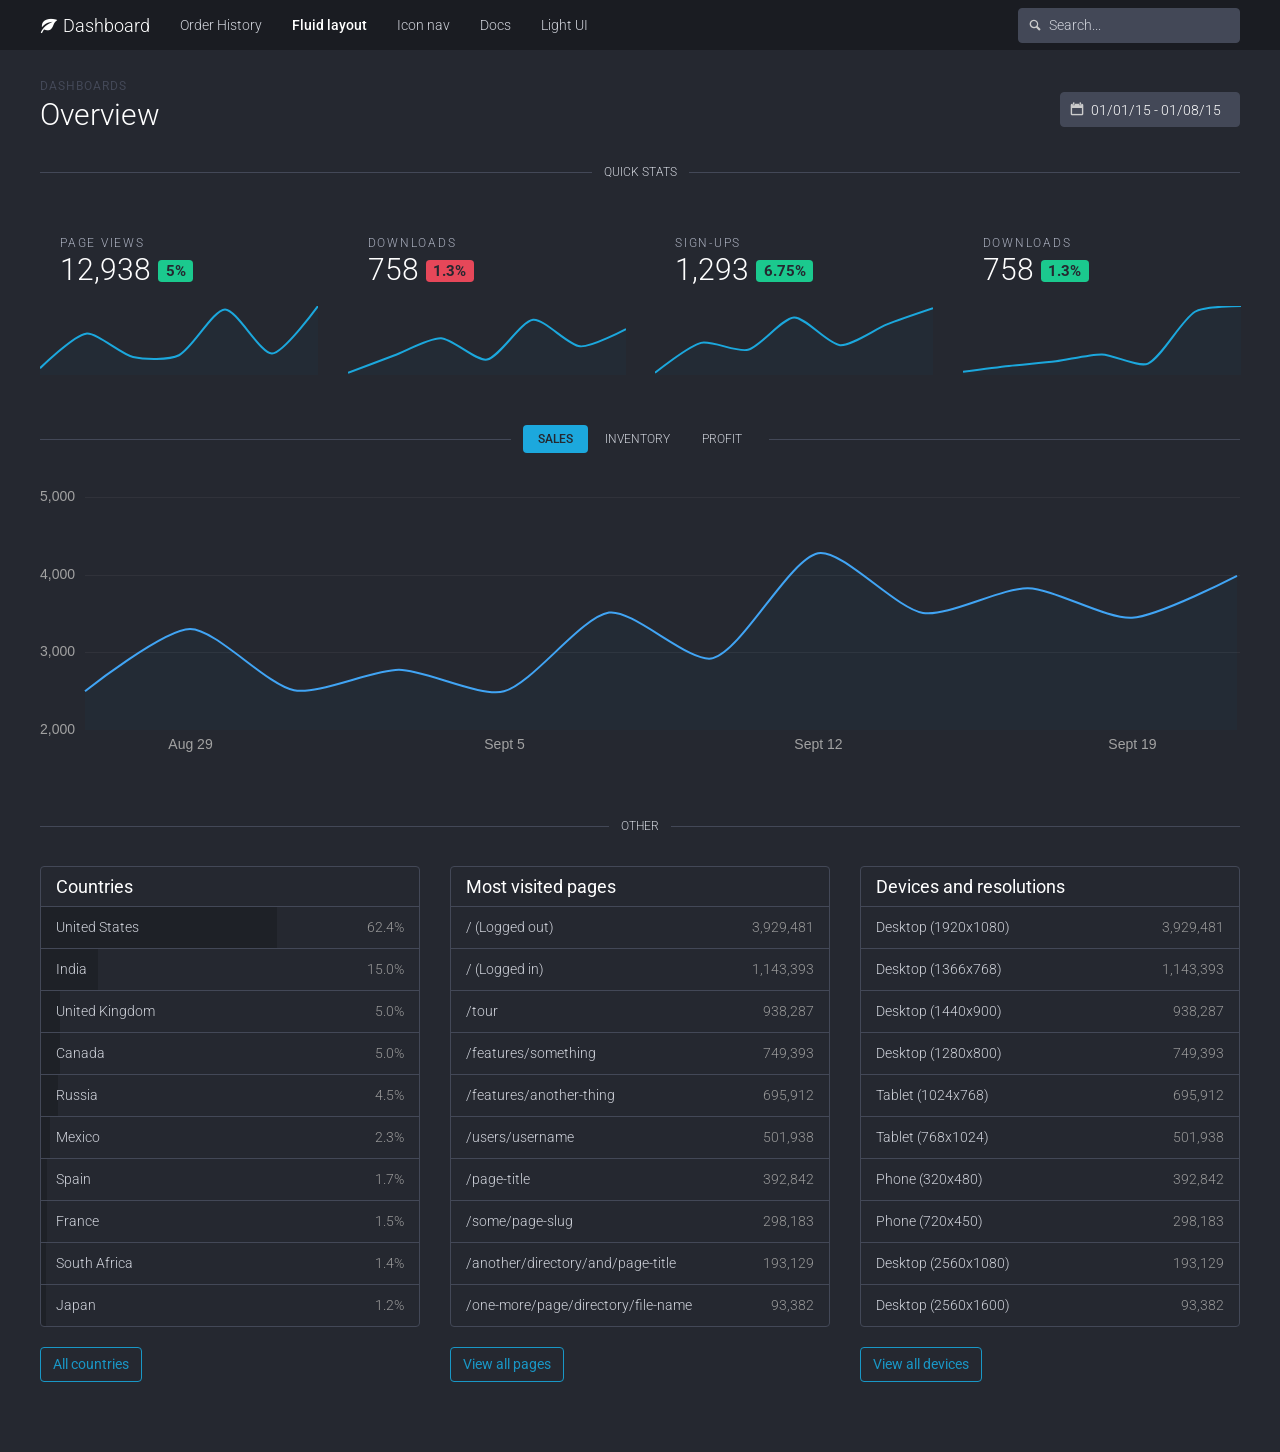
<file: resources/views/bootstrap-themes.github.io/dashboard/fluid/index.html>
<!DOCTYPE html>
<html lang="en">
  <head>
    <meta charset="utf-8">
    <meta http-equiv="X-UA-Compatible" content="IE=edge">
    <meta name="viewport" content="width=device-width, initial-scale=1">
    <meta name="description" content="">
    <meta name="keywords" content="">
    <meta name="author" content="">

    <title>
      
        Fluid &middot; Dashboard theme &middot; Official Bootstrap Themes
      
    </title>

    <link href="https://fonts.googleapis.com/css?family=Roboto:300,400,500,700,400italic" rel="stylesheet">
    
      <link href="../assets/css/toolkit-inverse.css" rel="stylesheet">
    
    
    <link href="../assets/css/application.css" rel="stylesheet">

    <style>
      /* note: this is a hack for ios iframe for bootstrap themes shopify page */
      /* this chunk of css is not part of the toolkit :) */
      body {
        width: 1px;
        min-width: 100%;
        *width: 100%;
      }
    </style>
  </head>


<body class="ts">
  <nav class="ci ou g">
    <div class="ft ui">
      <div class="oj">
        <button type="button" class="om collapsed" data-toggle="collapse" data-target="#navbar" aria-expanded="false" aria-controls="navbar">
          <span class="ct">Toggle navigation</span>
          <span class="on"></span>
          <span class="on"></span>
          <span class="on"></span>
        </button>
        <a class="ol tu" href="../index.html">
          <span class="bv act tt"></span>
          Dashboard
        </a>
      </div>
      <div id="navbar" class="ok collapse">
        <ul class="nav navbar-nav">
          <li >
            <a href="../order-history/index.html">Order History</a>
          </li>
          <li class="active">
            <a href="index.html">Fluid layout</a>
          </li>
          <li >
            <a href="../icon-nav/index.html">Icon nav</a>
          </li>
          <li >
            <a href="../docs/index.html">
              Docs
            </a>
          </li>
          <li >
            <a href="../light/index.html">Light UI</a>
          </li>
        </ul>
        <form class="fa oo ny">
          <div class="aol">
            <input class="form-control" type="text" placeholder="Search...">
            <span class="bv adn"></span>
          </div>
        </form>
      </div>
    </div>
  </nav>

  <div class="ft ui">
    <div class="apa alg">
  <div class="apb">
    <h6 class="apd">Dashboards</h6>
    <h2 class="apc">Overview</h2>
  </div>

  <div class="ob ape">
    <div class="tn aol">
      <input type="text" value="01/01/15 - 01/08/15" class="form-control" data-provide="datepicker">
      <span class="bv wt"></span>
    </div>
  </div>
</div>

<div class="anv aky ali">
  <h3 class="anw anx">Quick stats</h3>
</div>
<div class="fu apt">
  <div class="gq gf ala">
    <div class="apu">
      <div class="alz">
        <span class="anj">Page views</span>
        <h2 class="ani">
          12,938
          <small class="bz pd">5%</small>
        </h2>
      </div>
      <canvas id="sparkline1" width="378" height="94" class="apv" data-chart="spark-line" data-value="[{strokeColor: '#1ca8dd', fillColor:'rgba(28,168,221,.03)', data:[28,68,41,43,96,45,100]}]" data-labels="['a', 'b','c','d','e','f','g']" style="width: 189px; height: 47px;"></canvas>
    </div>
  </div>
  <div class="gq gf ala">
    <div class="apu">
      <div class="alz">
        <span class="anj">Downloads</span>
        <h2 class="ani">
          758
          <small class="bz pg">1.3%</small>
        </h2>
      </div>
      <canvas id="sparkline1" width="378" height="94" class="apv" data-chart="spark-line" data-value="[{strokeColor: '#1ca8dd', fillColor:'rgba(28,168,221,.03)', data:[4,34,64,27,96,50,80]}]" data-labels="['a', 'b','c','d','e','f','g']" style="width: 189px; height: 47px;"></canvas>
    </div>
  </div>
  <div class="gq gf ala">
    <div class="apu">
      <div class="alz">
        <span class="anj">Sign-ups</span>
        <h2 class="ani">
          1,293
          <small class="bz pd">6.75%</small>
        </h2>
      </div>
      <canvas id="sparkline1" width="378" height="94" class="apv" data-chart="spark-line" data-value="[{strokeColor: '#1ca8dd', fillColor:'rgba(28,168,221,.03)', data:[12,38,32,60,36,54,68]}]" data-labels="['a', 'b','c','d','e','f','g']" style="width: 189px; height: 47px;"></canvas>
    </div>
  </div>
  <div class="gq gf ala">
    <div class="apu">
      <div class="alz">
        <span class="anj">Downloads</span>
        <h2 class="ani">
          758
          <small class="bz pd">1.3%</small>
        </h2>
      </div>
      <canvas id="sparkline1" width="378" height="94" class="apv" data-chart="spark-line" data-value="[{strokeColor: '#1ca8dd', fillColor:'rgba(28,168,221,.03)', data:[43,48,52,58,50,95,100]}]" data-labels="['a', 'b','c','d','e','f','g']" style="width: 189px; height: 47px;"></canvas>
    </div>
  </div>
</div>

<div class="anv all">
  <ul class="nav of anw any" role="tablist">
    <li class="active" role="presentation">
      <a href="index.html#sales" role="tab" data-toggle="tab" aria-controls="sales">Sales</a>
    </li>
    <li role="presentation">
      <a href="index.html#inventory" role="tab" data-toggle="tab" aria-controls="inventory">Inventory</a>
    </li>
    <li role="presentation">
      <a href="index.html#profit" role="tab" data-toggle="tab" aria-controls="profit">Profit</a>
    </li>
  </ul>
</div>

<div class="oh">
  <div role="tabpanel" class="oi active" id="sales">
    <div class="aqo">
       <canvas
        class="anu"
        width="600" height="400"
        data-chart="line"
        data-scale-line-color="transparent"
        data-scale-grid-line-color="rgba(255,255,255,.05)"
        data-scale-font-color="#a2a2a2"
        data-labels="['','Aug 29','','','Sept 5','','','Sept 12','','','Sept 19','']"
        data-value="[{fillColor: 'rgba(28,168,221,.03)', data: [2500, 3300, 2512, 2775, 2498, 3512, 2925, 4275, 3507, 3825, 3445, 3985]}]">
      </canvas>
    </div>
  </div>

  <div role="tabpanel" class="oi" id="inventory">
    <div class="aqo">
      <canvas
        class="anu"
        width="600" height="400"
        data-chart="bar"
        data-scale-line-color="transparent"
        data-scale-grid-line-color="rgba(255,255,255,.05)"
        data-scale-font-color="#a2a2a2"
        data-labels="['August','September','October','November','December','January','February']"
        data-value="[{ label: 'First dataset', data: [65, 59, 80, 81, 56, 55, 40] }, { label: 'Second dataset', data: [28, 48, 40, 19, 86, 27, 90] }]">
      </canvas>
    </div>
  </div>

  <div role="tabpanel" class="oi" id="profit">
    <div class="fu aqp db">
      <div class="gi">
        <div class="aqq ale">
          <canvas
            class="ant"
            width="200" height="200"
            data-chart="doughnut"
            data-segment-stroke-color="#222"
            data-value="[{ value: 230, color: '#1ca8dd', label: 'Returning' }, { value: 130, color: '#1bc98e', label: 'New' }]">
          </canvas>
        </div>
        <strong class="dh">Traffic</strong>
        <h3>New vs Returning</h3>
      </div>
      <div class="gi">
        <div class="aqq ale">
          <canvas
            class="ant"
            width="200" height="200"
            data-chart="doughnut"
            data-segment-stroke-color="#222"
            data-value="[{ value: 330, color: '#1ca8dd', label: 'Recurring' }, { value: 30, color: '#1bc98e', label: 'New' }]">
          </canvas>
        </div>
        <strong class="dh">Revenue</strong>
        <h3>New vs Recurring</h3>
      </div>
      <div class="gi">
        <div class="aqq ale">
          <canvas
            class="ant"
            width="200" height="200"
            data-chart="doughnut"
            data-segment-stroke-color="#222"
            data-value="[{ value: 100, color: '#42a5f5', label: 'Referrals' }, { value: 260, color: '#1bc98e', label: 'Direct' }]">
          </canvas>
        </div>
        <strong class="dh">Traffic</strong>
        <h3>Direct vs Referrals</h3>
      </div>
    </div>
  </div>
</div>

<div class="anv aln ali">
  <h3 class="anw anx">Other</h3>
</div>

<div class="fu">
  <div class="gj ala">
    <div class="by">
      <h4 class="ty">
        Countries
      </h4>
      
        <a class="ph" href="index.html#">
          <span class="tz" style="width: 62.4%;"></span>
          <span class="dy dh">62.4%</span>
          United States
        </a>
      
        <a class="ph" href="index.html#">
          <span class="tz" style="width: 15.0%;"></span>
          <span class="dy dh">15.0%</span>
          India
        </a>
      
        <a class="ph" href="index.html#">
          <span class="tz" style="width: 5.0%;"></span>
          <span class="dy dh">5.0%</span>
          United Kingdom
        </a>
      
        <a class="ph" href="index.html#">
          <span class="tz" style="width: 5.0%;"></span>
          <span class="dy dh">5.0%</span>
          Canada
        </a>
      
        <a class="ph" href="index.html#">
          <span class="tz" style="width: 4.5%;"></span>
          <span class="dy dh">4.5%</span>
          Russia
        </a>
      
        <a class="ph" href="index.html#">
          <span class="tz" style="width: 2.3%;"></span>
          <span class="dy dh">2.3%</span>
          Mexico
        </a>
      
        <a class="ph" href="index.html#">
          <span class="tz" style="width: 1.7%;"></span>
          <span class="dy dh">1.7%</span>
          Spain
        </a>
      
        <a class="ph" href="index.html#">
          <span class="tz" style="width: 1.5%;"></span>
          <span class="dy dh">1.5%</span>
          France
        </a>
      
        <a class="ph" href="index.html#">
          <span class="tz" style="width: 1.4%;"></span>
          <span class="dy dh">1.4%</span>
          South Africa
        </a>
      
        <a class="ph" href="index.html#">
          <span class="tz" style="width: 1.2%;"></span>
          <span class="dy dh">1.2%</span>
          Japan
        </a>
      
    </div>
    <a href="index.html#" class="ce apn">All countries</a>
  </div>
  <div class="gj ala">
    <div class="by">
      <h4 class="ty">
        Most visited pages
      </h4>
      
        <a class="ph" href="index.html#">
          <span class="dy dh">3,929,481</span>
          / (Logged out)
        </a>
      
        <a class="ph" href="index.html#">
          <span class="dy dh">1,143,393</span>
          / (Logged in)
        </a>
      
        <a class="ph" href="index.html#">
          <span class="dy dh">938,287</span>
          /tour
        </a>
      
        <a class="ph" href="index.html#">
          <span class="dy dh">749,393</span>
          /features/something
        </a>
      
        <a class="ph" href="index.html#">
          <span class="dy dh">695,912</span>
          /features/another-thing
        </a>
      
        <a class="ph" href="index.html#">
          <span class="dy dh">501,938</span>
          /users/username
        </a>
      
        <a class="ph" href="index.html#">
          <span class="dy dh">392,842</span>
          /page-title
        </a>
      
        <a class="ph" href="index.html#">
          <span class="dy dh">298,183</span>
          /some/page-slug
        </a>
      
        <a class="ph" href="index.html#">
          <span class="dy dh">193,129</span>
          /another/directory/and/page-title
        </a>
      
        <a class="ph" href="index.html#">
          <span class="dy dh">93,382</span>
          /one-more/page/directory/file-name
        </a>
      
    </div>
    <a href="index.html#" class="ce apn">View all pages</a>
  </div>
  <div class="gj ala">
    <div class="by">
      <h4 class="ty">
        Devices and resolutions
      </h4>
      
        <a class="ph" href="index.html#">
          <span class="dy dh">3,929,481</span>
          Desktop (1920x1080)
        </a>
      
        <a class="ph" href="index.html#">
          <span class="dy dh">1,143,393</span>
          Desktop (1366x768)
        </a>
      
        <a class="ph" href="index.html#">
          <span class="dy dh">938,287</span>
          Desktop (1440x900)
        </a>
      
        <a class="ph" href="index.html#">
          <span class="dy dh">749,393</span>
          Desktop (1280x800)
        </a>
      
        <a class="ph" href="index.html#">
          <span class="dy dh">695,912</span>
          Tablet (1024x768)
        </a>
      
        <a class="ph" href="index.html#">
          <span class="dy dh">501,938</span>
          Tablet (768x1024)
        </a>
      
        <a class="ph" href="index.html#">
          <span class="dy dh">392,842</span>
          Phone (320x480)
        </a>
      
        <a class="ph" href="index.html#">
          <span class="dy dh">298,183</span>
          Phone (720x450)
        </a>
      
        <a class="ph" href="index.html#">
          <span class="dy dh">193,129</span>
          Desktop (2560x1080)
        </a>
      
        <a class="ph" href="index.html#">
          <span class="dy dh">93,382</span>
          Desktop (2560x1600)
        </a>
      
    </div>
    <a href="index.html#" class="ce apn">View all devices</a>
  </div>
</div>

  </div>

    <script src="../assets/js/jquery.min.js"></script>
    <script src="../assets/js/chart.js"></script>
    <script src="../assets/js/tablesorter.min.js"></script>
    <script src="../assets/js/toolkit.js"></script>
    <script src="../assets/js/application.js"></script>
    <script>
      // execute/clear BS loaders for docs
      $(function(){while(window.BS&&window.BS.loader&&window.BS.loader.length){(window.BS.loader.pop())()}})
    </script>
  </body>
</html>
</file>
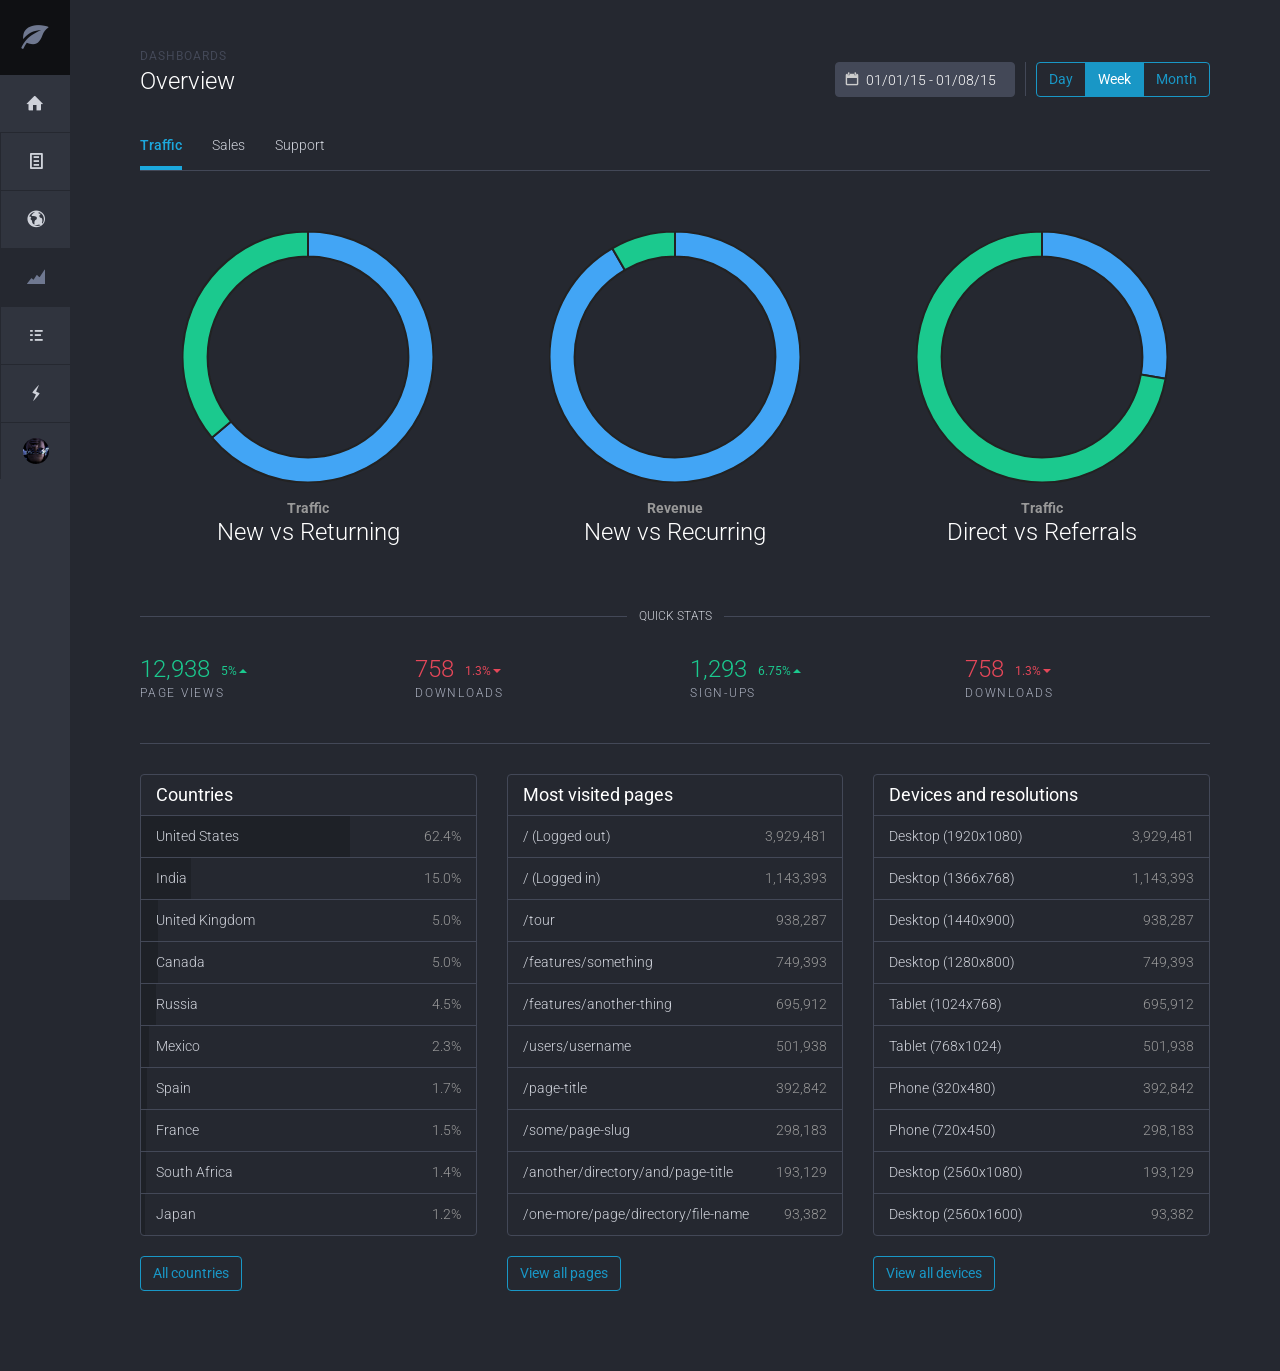
<file: resources/views/bootstrap-themes.github.io/dashboard/icon-nav/index.html>
<!DOCTYPE html>
<html lang="en">
  <head>
    <meta charset="utf-8">
    <meta http-equiv="X-UA-Compatible" content="IE=edge">
    <meta name="viewport" content="width=device-width, initial-scale=1">
    <meta name="description" content="">
    <meta name="keywords" content="">
    <meta name="author" content="">

    <title>
      
        Icon nav &middot; Dashboard theme &middot; Official Bootstrap Themes
      
    </title>

    <link href="https://fonts.googleapis.com/css?family=Roboto:300,400,500,700,400italic" rel="stylesheet">
    
      <link href="../assets/css/toolkit-inverse.css" rel="stylesheet">
    
    
    <link href="../assets/css/application.css" rel="stylesheet">

    <style>
      /* note: this is a hack for ios iframe for bootstrap themes shopify page */
      /* this chunk of css is not part of the toolkit :) */
      body {
        width: 1px;
        min-width: 100%;
        *width: 100%;
      }
    </style>
  </head>


<body>
  



<div class="aou">

  <nav class="ch">
    <a class="aov" href="../index.html">
      <span class="bv act aow"></span>
    </a>
    <div class="aoz">
      <ul class="nav of aox">
        <li >
          <a href="../index.html" title="Overview" data-toggle="tooltip" data-placement="right" data-container="body">
            <span class="bv abw"></span>
            <small class="aoy sa">Overview</small>
          </a>
        </li>
        <li >
          <a href="../order-history/index.html" title="Order history" data-toggle="tooltip" data-placement="right" data-container="body">
            <span class="bv aie"></span>
            <small class="aoy sa">History</small>
          </a>
        </li>
        <li >
          <a href="../fluid/index.html" title="Fluid layout" data-toggle="tooltip" data-placement="right" data-container="body">
            <span class="bv abh"></span>
            <small class="aoy sa">Fluid layout</small>
          </a>
        </li>
        <li class="active">
          <a href="index.html" title="Icon-nav layout" data-toggle="tooltip" data-placement="right" data-container="body">
            <span class="bv vd"></span>
            <small class="aoy sa">Icon nav</small>
          </a>
        </li>
        <li >
          <a href="../docs/index.html" title="Docs" data-toggle="tooltip" data-placement="right" data-container="body">
            <span class="bv ade"></span>
            <small class="aoy sa">Docs</small>
          </a>
        </li>
        <li >
          <a href="../light/index.html" title="Light UI" data-toggle="tooltip" data-placement="right" data-container="body">
            <span class="bv aak"></span>
            <small class="aoy sa">Light UI</small>
          </a>
        </li>
        <li>
          <a href="index.html#" title="Signed in as mdo" data-toggle="tooltip" data-placement="right" data-container="body">
            <img src="../assets/img/avatar-mdo.png" alt="" class="cs cn">
            <small class="aoy sa">@mdo</small>
          </a>
        </li>
      </ul>
    </div>
  </nav>

  <div class="bw">
    <div class="apa">
      <div class="apb">
        <h6 class="apd">Dashboards</h6>
        <h3 class="apc">Overview</h3>
      </div>

      <div class="ape">
        <div class="aol apg">
          <input type="text" value="01/01/15 - 01/08/15" class="form-control" data-provide="datepicker">
          <span class="bv wt"></span>
        </div>
        <span class="apf sm"></span>
        <div class="nz apg api">
          <button type="button" class="ce apn">Day</button>
          <button type="button" class="ce apn active">Week</button>
          <button type="button" class="ce apn">Month</button>
        </div>
      </div>
    </div>

    <ul class="nav tr aky akt" role="tablist">
      <li class="active" role="presentation">
        <a href="index.html#traffic" role="tab" data-toggle="tab" aria-controls="traffic">Traffic</a>
      </li>
      <li role="presentation">
        <a href="index.html#sales" role="tab" data-toggle="tab" aria-controls="sales">Sales</a>
      </li>
      <li role="presentation">
        <a href="index.html#support" role="tab" data-toggle="tab" aria-controls="support">Support</a>
      </li>
    </ul>

    <hr class="akr alp">

    <div class="oh">
      <div role="tabpanel" class="oi active" id="traffic">
        <div class="fu db alg">
          <div class="gi ali">
            <div class="ako ale">
              <canvas
                class="ant"
                width="200" height="200"
                data-chart="doughnut"
                data-value="[{ value: 230, color: '#42a5f5', label: 'Returning' }, { value: 130, color: '#1bc98e', label: 'New' }]"
                data-segment-stroke-color="#222">
              </canvas>
            </div>
            <strong class="dh">Traffic</strong>
            <h3>New vs Returning</h3>
          </div>
          <div class="gi ali">
            <div class="ako ale">
              <canvas
                class="ant"
                width="200" height="200"
                data-chart="doughnut"
                data-value="[{ value: 330, color: '#42a5f5', label: 'Recurring' }, { value: 30, color: '#1bc98e', label: 'New' }]"
                data-segment-stroke-color="#222">
              </canvas>
            </div>
            <strong class="dh">Revenue</strong>
            <h3>New vs Recurring</h3>
          </div>
          <div class="gi ali">
            <div class="ako ale">
              <canvas
                class="ant"
                width="200" height="200"
                data-chart="doughnut"
                data-value="[{ value: 100, color: '#42a5f5', label: 'Referrals' }, { value: 260, color: '#1bc98e', label: 'Direct' }]"
                data-segment-stroke-color="#222">
              </canvas>
            </div>
            <strong class="dh">Traffic</strong>
            <h3>Direct vs Referrals</h3>
          </div>
        </div>
      </div>

      <div role="tabpanel" class="oi" id="sales">
        <div class="aqo ali">
          <canvas
            class="anu"
            width="600" height="400"
            data-chart="line"
            data-scale-line-color="transparent"
            data-scale-grid-line-color="rgba(255,255,255,.05)"
            data-scale-font-color="#a2a2a2"
            data-labels="['','Aug 29','','','Sept 5','','','Sept 12','','','Sept 19','']"
            data-value="[{data: [2500, 3300, 2512, 2775, 2498, 3512, 2925, 4275, 3507, 3825, 3445, 3985]}]">
          </canvas>
        </div>
      </div>

      <div role="tabpanel" class="oi" id="support">
        <div class="aqo ali">
          <canvas
            class="anu"
            width="600" height="400"
            data-chart="bar"
            data-scale-line-color="transparent"
            data-scale-grid-line-color="rgba(255,255,255,.05)"
            data-scale-font-color="#a2a2a2"
            data-labels="['August','September','October','November','December','January','February']"
            data-value="[{ label: 'First dataset', data: [65, 59, 80, 81, 56, 55, 40] }, { label: 'Second dataset', data: [28, 48, 40, 19, 86, 27, 90] }]">
          </canvas>
        </div>
      </div>
    </div>

    <div class="anv aky ala">
      <h3 class="anw anx">Quick stats</h3>
    </div>

    <div class="fu apt alg ala ta te">
      <div class="gp ge apu ala">
        <h3 class="ani dj">
          12,938
          <small class="ank anl">5%</small>
        </h3>
        <span class="anj">Page views</span>
      </div>
      <div class="gp ge apu ala">
        <h3 class="ani dm">
          758
          <small class="ank anm">1.3%</small>
        </h3>
        <span class="anj">Downloads</span>
      </div>
      <div class="gp ge apu ala">
        <h3 class="ani dj">
          1,293
          <small class="ank anl">6.75%</small>
        </h3>
        <span class="anj">Sign-ups</span>
      </div>
      <div class="gp ge apu ala">
        <h3 class="ani dm">
          758
          <small class="ank anm">1.3%</small>
        </h3>
        <span class="anj">Downloads</span>
      </div>
    </div>

    <hr class="akr ali">

    <div class="fu">
      <div class="gj ali">
        <div class="by">
          <h4 class="ty">
            Countries
          </h4>
          
            <a class="ph" href="index.html#">
              <span class="tz" style="width: 62.4%;"></span>
              <span class="dy dh">62.4%</span>
              United States
            </a>
          
            <a class="ph" href="index.html#">
              <span class="tz" style="width: 15.0%;"></span>
              <span class="dy dh">15.0%</span>
              India
            </a>
          
            <a class="ph" href="index.html#">
              <span class="tz" style="width: 5.0%;"></span>
              <span class="dy dh">5.0%</span>
              United Kingdom
            </a>
          
            <a class="ph" href="index.html#">
              <span class="tz" style="width: 5.0%;"></span>
              <span class="dy dh">5.0%</span>
              Canada
            </a>
          
            <a class="ph" href="index.html#">
              <span class="tz" style="width: 4.5%;"></span>
              <span class="dy dh">4.5%</span>
              Russia
            </a>
          
            <a class="ph" href="index.html#">
              <span class="tz" style="width: 2.3%;"></span>
              <span class="dy dh">2.3%</span>
              Mexico
            </a>
          
            <a class="ph" href="index.html#">
              <span class="tz" style="width: 1.7%;"></span>
              <span class="dy dh">1.7%</span>
              Spain
            </a>
          
            <a class="ph" href="index.html#">
              <span class="tz" style="width: 1.5%;"></span>
              <span class="dy dh">1.5%</span>
              France
            </a>
          
            <a class="ph" href="index.html#">
              <span class="tz" style="width: 1.4%;"></span>
              <span class="dy dh">1.4%</span>
              South Africa
            </a>
          
            <a class="ph" href="index.html#">
              <span class="tz" style="width: 1.2%;"></span>
              <span class="dy dh">1.2%</span>
              Japan
            </a>
          
        </div>
        <a href="index.html#" class="ce apn">All countries</a>
      </div>
      <div class="gj ali">
        <div class="by">
          <h4 class="ty">
            Most visited pages
          </h4>
          
            <a class="ph" href="index.html#">
              <span class="dy dh">3,929,481</span>
              / (Logged out)
            </a>
          
            <a class="ph" href="index.html#">
              <span class="dy dh">1,143,393</span>
              / (Logged in)
            </a>
          
            <a class="ph" href="index.html#">
              <span class="dy dh">938,287</span>
              /tour
            </a>
          
            <a class="ph" href="index.html#">
              <span class="dy dh">749,393</span>
              /features/something
            </a>
          
            <a class="ph" href="index.html#">
              <span class="dy dh">695,912</span>
              /features/another-thing
            </a>
          
            <a class="ph" href="index.html#">
              <span class="dy dh">501,938</span>
              /users/username
            </a>
          
            <a class="ph" href="index.html#">
              <span class="dy dh">392,842</span>
              /page-title
            </a>
          
            <a class="ph" href="index.html#">
              <span class="dy dh">298,183</span>
              /some/page-slug
            </a>
          
            <a class="ph" href="index.html#">
              <span class="dy dh">193,129</span>
              /another/directory/and/page-title
            </a>
          
            <a class="ph" href="index.html#">
              <span class="dy dh">93,382</span>
              /one-more/page/directory/file-name
            </a>
          
        </div>
        <a href="index.html#" class="ce apn">View all pages</a>
      </div>
      <div class="gj ali">
        <div class="by">
          <h4 class="ty">
            Devices and resolutions
          </h4>
          
            <a class="ph" href="index.html#">
              <span class="dy dh">3,929,481</span>
              Desktop (1920x1080)
            </a>
          
            <a class="ph" href="index.html#">
              <span class="dy dh">1,143,393</span>
              Desktop (1366x768)
            </a>
          
            <a class="ph" href="index.html#">
              <span class="dy dh">938,287</span>
              Desktop (1440x900)
            </a>
          
            <a class="ph" href="index.html#">
              <span class="dy dh">749,393</span>
              Desktop (1280x800)
            </a>
          
            <a class="ph" href="index.html#">
              <span class="dy dh">695,912</span>
              Tablet (1024x768)
            </a>
          
            <a class="ph" href="index.html#">
              <span class="dy dh">501,938</span>
              Tablet (768x1024)
            </a>
          
            <a class="ph" href="index.html#">
              <span class="dy dh">392,842</span>
              Phone (320x480)
            </a>
          
            <a class="ph" href="index.html#">
              <span class="dy dh">298,183</span>
              Phone (720x450)
            </a>
          
            <a class="ph" href="index.html#">
              <span class="dy dh">193,129</span>
              Desktop (2560x1080)
            </a>
          
            <a class="ph" href="index.html#">
              <span class="dy dh">93,382</span>
              Desktop (2560x1600)
            </a>
          
        </div>
        <a href="index.html#" class="ce apn">View all devices</a>
      </div>
    </div>

  </div>
</div>


    <script src="../assets/js/jquery.min.js"></script>
    <script src="../assets/js/chart.js"></script>
    <script src="../assets/js/tablesorter.min.js"></script>
    <script src="../assets/js/toolkit.js"></script>
    <script src="../assets/js/application.js"></script>
    <script>
      // execute/clear BS loaders for docs
      $(function(){while(window.BS&&window.BS.loader&&window.BS.loader.length){(window.BS.loader.pop())()}})
    </script>
  </body>
</html>
</file>
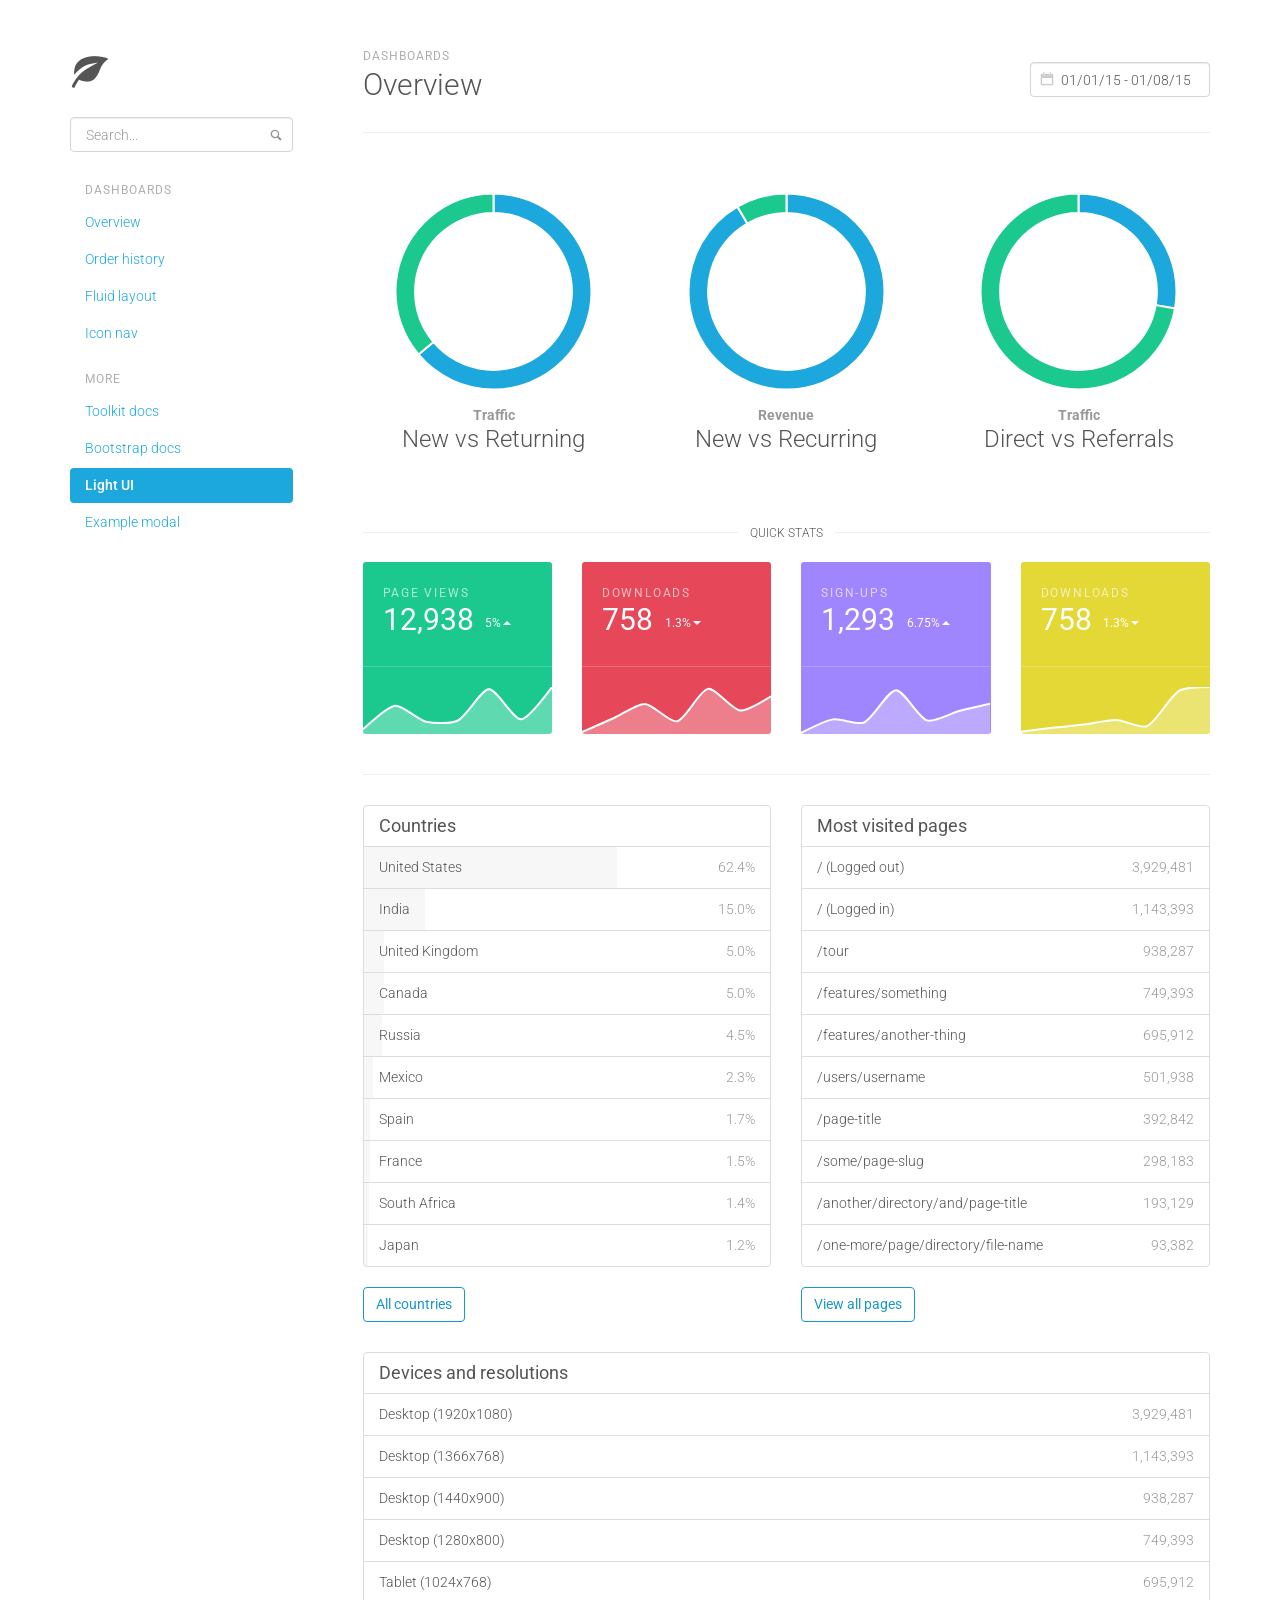
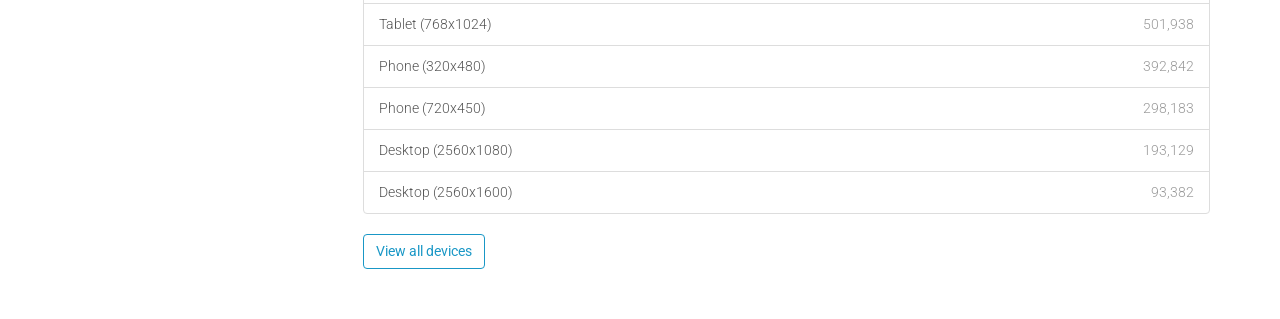
<file: resources/views/bootstrap-themes.github.io/dashboard/light/index.html>
<!DOCTYPE html>
<html lang="en">
  <head>
    <meta charset="utf-8">
    <meta http-equiv="X-UA-Compatible" content="IE=edge">
    <meta name="viewport" content="width=device-width, initial-scale=1">
    <meta name="description" content="">
    <meta name="keywords" content="">
    <meta name="author" content="">

    <title>
      
        Light UI &middot; Dashboard theme &middot; Official Bootstrap Themes
      
    </title>

    <link href="https://fonts.googleapis.com/css?family=Roboto:300,400,500,700,400italic" rel="stylesheet">
    
      <link href="../assets/css/toolkit-light.css" rel="stylesheet">
    
    
    <link href="../assets/css/application.css" rel="stylesheet">

    <style>
      /* note: this is a hack for ios iframe for bootstrap themes shopify page */
      /* this chunk of css is not part of the toolkit :) */
      body {
        width: 1px;
        min-width: 100%;
        *width: 100%;
      }
    </style>
  </head>


<body>
  <div class="bw">
    <div class="fu">
      <div class="ge aom">
        <nav class="aot">
          <div class="aon">
            <button class="amy amz aoo" type="button" data-toggle="collapse" data-target="#nav-toggleable-sm">
              <span class="ct">Toggle nav</span>
            </button>
            <a class="aop cn" href="../index.html">
              <span class="bv act aoq"></span>
            </a>
          </div>

          <div class="collapse and" id="nav-toggleable-sm">
            <form class="aor">
              <input class="form-control" type="text" placeholder="Search...">
              <button type="submit" class="fm">
                <span class="bv adn"></span>
              </button>
            </form>
            <ul class="nav of nav-stacked">
              <li class="tq">Dashboards</li>
              <li >
                <a href="../index.html">Overview</a>
              </li>
              <li >
                <a href="../order-history/index.html">Order history</a>
              </li>
              <li >
                <a href="../fluid/index.html">Fluid layout</a>
              </li>
              <li >
                <a href="../icon-nav/index.html">Icon nav</a>
              </li>

              <li class="tq">More</li>
              <li >
                <a href="../docs/index.html">
                  Toolkit docs
                </a>
              </li>
              <li>
                <a href="http://getbootstrap.com" target="blank">
                  Bootstrap docs
                </a>
              </li>
              <li class="active">
                <a href="index.html">Light UI</a>
              </li>
              <li>
                <a href="index.html#docsModal" data-toggle="modal">
                  Example modal
                </a>
              </li>
            </ul>
            <hr class="rw aky">
          </div>
        </nav>
      </div>
      <div class="hc aps">
        <div class="apa">
  <div class="apb">
    <h6 class="apd">Dashboards</h6>
    <h2 class="apc">Overview</h2>
  </div>

  <div class="ob ape">
    <div class="tn aol">
      <input type="text" value="01/01/15 - 01/08/15" class="form-control" data-provide="datepicker">
      <span class="bv wt"></span>
    </div>
  </div>
</div>

<hr class="aky">

<div class="fu db aln">
  <div class="gi ali">
    <div class="ako ale">
      <canvas
        class="ant"
        width="200" height="200"
        data-chart="doughnut"
        data-value="[{ value: 230, color: '#1ca8dd', label: 'Returning' }, { value: 130, color: '#1bc98e', label: 'New' }]"
        data-segment-stroke-color="#fff"
        data-options="{ percentageInnerCutout: '20' }">
      </canvas>
    </div>
    <strong class="dh">Traffic</strong>
    <h3>New vs Returning</h3>
  </div>
  <div class="gi ali">
    <div class="ako ale">
      <canvas
        class="ant"
        width="200" height="200"
        data-chart="doughnut"
        data-value="[{ value: 330, color: '#1ca8dd', label: 'Recurring' }, { value: 30, color: '#1bc98e', label: 'New' }]"
        data-segment-stroke-color="#fff">
      </canvas>
    </div>
    <strong class="dh">Revenue</strong>
    <h3>New vs Recurring</h3>
  </div>
  <div class="gi ali">
    <div class="ako ale">
      <canvas
        class="ant"
        width="200" height="200"
        data-chart="doughnut"
        data-value="[{ value: 100, color: '#1ca8dd', label: 'Referrals' }, { value: 260, color: '#1bc98e', label: 'Direct' }]"
        data-segment-stroke-color="#fff">
      </canvas>
    </div>
    <strong class="dh">Traffic</strong>
    <h3>Direct vs Referrals</h3>
  </div>
</div>

<div class="anv alg ala">
  <h3 class="anw anx">Quick stats</h3>
</div>

<div class="fu apt">
  <div class="ge ala">
    <div class="apu ano">
      <div class="alz">
        <span class="anj">Page views</span>
        <h2 class="ani">
          12,938
          <small class="ank anl">5%</small>
        </h2>
        <hr class="ans akt">
      </div>
      <canvas id="sparkline1" width="378" height="94" class="apv" data-chart="spark-line" data-value="[{data:[28,68,41,43,96,45,100]}]" data-labels="['a', 'b','c','d','e','f','g']" style="width: 189px; height: 47px;"></canvas>
    </div>
  </div>
  <div class="ge ala">
    <div class="apu anr">
      <div class="alz">
        <span class="anj">Downloads</span>
        <h2 class="ani">
          758
          <small class="ank anm">1.3%</small>
        </h2>
        <hr class="ans akt">
      </div>
      <canvas id="sparkline1" width="378" height="94" class="apv" data-chart="spark-line" data-value="[{data:[4,34,64,27,96,50,80]}]" data-labels="['a', 'b','c','d','e','f','g']" style="width: 189px; height: 47px;"></canvas>
    </div>
  </div>
  <div class="ge ala">
    <div class="apu anp">
      <div class="alz">
        <span class="anj">Sign-ups</span>
        <h2 class="ani">
          1,293
          <small class="ank anl">6.75%</small>
        </h2>
        <hr class="ans akt">
      </div>
      <canvas id="sparkline1" width="378" height="94" class="apv" data-chart="spark-line" data-value="[{data:[12,38,32,94,36,54,68]}]" data-labels="['a', 'b','c','d','e','f','g']" style="width: 189px; height: 47px;"></canvas>
    </div>
  </div>
  <div class="ge ala">
    <div class="apu anq">
      <div class="alz">
        <span class="anj">Downloads</span>
        <h2 class="ani">
          758
          <small class="ank anm">1.3%</small>
        </h2>
        <hr class="ans akt">
      </div>
      <canvas id="sparkline1" width="378" height="94" class="apv" data-chart="spark-line" data-value="[{data:[43,48,52,58,50,95,100]}]" data-labels="['a', 'b','c','d','e','f','g']" style="width: 189px; height: 47px;"></canvas>
    </div>
  </div>
</div>

<hr class="aky">

<div class="fu">
  <div class="gr ali">
    <div class="by">
      <h4 class="ty">
        Countries
      </h4>
      
        <a class="ph" href="index.html#">
          <span class="tz" style="width: 62.4%;"></span>
          <span class="dy dh">62.4%</span>
          United States
        </a>
      
        <a class="ph" href="index.html#">
          <span class="tz" style="width: 15.0%;"></span>
          <span class="dy dh">15.0%</span>
          India
        </a>
      
        <a class="ph" href="index.html#">
          <span class="tz" style="width: 5.0%;"></span>
          <span class="dy dh">5.0%</span>
          United Kingdom
        </a>
      
        <a class="ph" href="index.html#">
          <span class="tz" style="width: 5.0%;"></span>
          <span class="dy dh">5.0%</span>
          Canada
        </a>
      
        <a class="ph" href="index.html#">
          <span class="tz" style="width: 4.5%;"></span>
          <span class="dy dh">4.5%</span>
          Russia
        </a>
      
        <a class="ph" href="index.html#">
          <span class="tz" style="width: 2.3%;"></span>
          <span class="dy dh">2.3%</span>
          Mexico
        </a>
      
        <a class="ph" href="index.html#">
          <span class="tz" style="width: 1.7%;"></span>
          <span class="dy dh">1.7%</span>
          Spain
        </a>
      
        <a class="ph" href="index.html#">
          <span class="tz" style="width: 1.5%;"></span>
          <span class="dy dh">1.5%</span>
          France
        </a>
      
        <a class="ph" href="index.html#">
          <span class="tz" style="width: 1.4%;"></span>
          <span class="dy dh">1.4%</span>
          South Africa
        </a>
      
        <a class="ph" href="index.html#">
          <span class="tz" style="width: 1.2%;"></span>
          <span class="dy dh">1.2%</span>
          Japan
        </a>
      
    </div>
    <a href="index.html#" class="ce apn">All countries</a>
  </div>
  <div class="gr ali">
    <div class="by">
      <h4 class="ty">
        Most visited pages
      </h4>
      
        <a class="ph" href="index.html#">
          <span class="dy dh">3,929,481</span>
          / (Logged out)
        </a>
      
        <a class="ph" href="index.html#">
          <span class="dy dh">1,143,393</span>
          / (Logged in)
        </a>
      
        <a class="ph" href="index.html#">
          <span class="dy dh">938,287</span>
          /tour
        </a>
      
        <a class="ph" href="index.html#">
          <span class="dy dh">749,393</span>
          /features/something
        </a>
      
        <a class="ph" href="index.html#">
          <span class="dy dh">695,912</span>
          /features/another-thing
        </a>
      
        <a class="ph" href="index.html#">
          <span class="dy dh">501,938</span>
          /users/username
        </a>
      
        <a class="ph" href="index.html#">
          <span class="dy dh">392,842</span>
          /page-title
        </a>
      
        <a class="ph" href="index.html#">
          <span class="dy dh">298,183</span>
          /some/page-slug
        </a>
      
        <a class="ph" href="index.html#">
          <span class="dy dh">193,129</span>
          /another/directory/and/page-title
        </a>
      
        <a class="ph" href="index.html#">
          <span class="dy dh">93,382</span>
          /one-more/page/directory/file-name
        </a>
      
    </div>
    <a href="index.html#" class="ce apn">View all pages</a>
  </div>
</div>

<div class="by">
  <h4 class="ty">
    Devices and resolutions
  </h4>
  
    <a class="ph" href="index.html#">
      <span class="dy dh">3,929,481</span>
      Desktop (1920x1080)
    </a>
  
    <a class="ph" href="index.html#">
      <span class="dy dh">1,143,393</span>
      Desktop (1366x768)
    </a>
  
    <a class="ph" href="index.html#">
      <span class="dy dh">938,287</span>
      Desktop (1440x900)
    </a>
  
    <a class="ph" href="index.html#">
      <span class="dy dh">749,393</span>
      Desktop (1280x800)
    </a>
  
    <a class="ph" href="index.html#">
      <span class="dy dh">695,912</span>
      Tablet (1024x768)
    </a>
  
    <a class="ph" href="index.html#">
      <span class="dy dh">501,938</span>
      Tablet (768x1024)
    </a>
  
    <a class="ph" href="index.html#">
      <span class="dy dh">392,842</span>
      Phone (320x480)
    </a>
  
    <a class="ph" href="index.html#">
      <span class="dy dh">298,183</span>
      Phone (720x450)
    </a>
  
    <a class="ph" href="index.html#">
      <span class="dy dh">193,129</span>
      Desktop (2560x1080)
    </a>
  
    <a class="ph" href="index.html#">
      <span class="dy dh">93,382</span>
      Desktop (2560x1600)
    </a>
  
</div>
<a href="index.html#" class="ce apn">View all devices</a>

      </div>
    </div>
  </div>

  <div id="docsModal" class="cb fade" tabindex="-1" role="dialog" aria-labelledby="myModalLabel">
  <div class="modal-dialog">
    <div class="modal-content">

      <div class="ri">
        <button type="button" class="close" data-dismiss="modal" aria-label="Close"><span aria-hidden="true">&times;</span></button>
        <h4 class="modal-title" id="myModalLabel">Example modal</h4>
      </div>
      <div class="modal-body">
        <p>You're looking at an example modal in the dashboard theme.</p>
      </div>
      <div class="rj">
        <button type="button" class="ce fh" data-dismiss="modal">Cool, got it!</button>
      </div>
    </div>
  </div>
</div>


    <script src="../assets/js/jquery.min.js"></script>
    <script src="../assets/js/chart.js"></script>
    <script src="../assets/js/tablesorter.min.js"></script>
    <script src="../assets/js/toolkit.js"></script>
    <script src="../assets/js/application.js"></script>
    <script>
      // execute/clear BS loaders for docs
      $(function(){while(window.BS&&window.BS.loader&&window.BS.loader.length){(window.BS.loader.pop())()}})
    </script>
  </body>
</html>
</file>
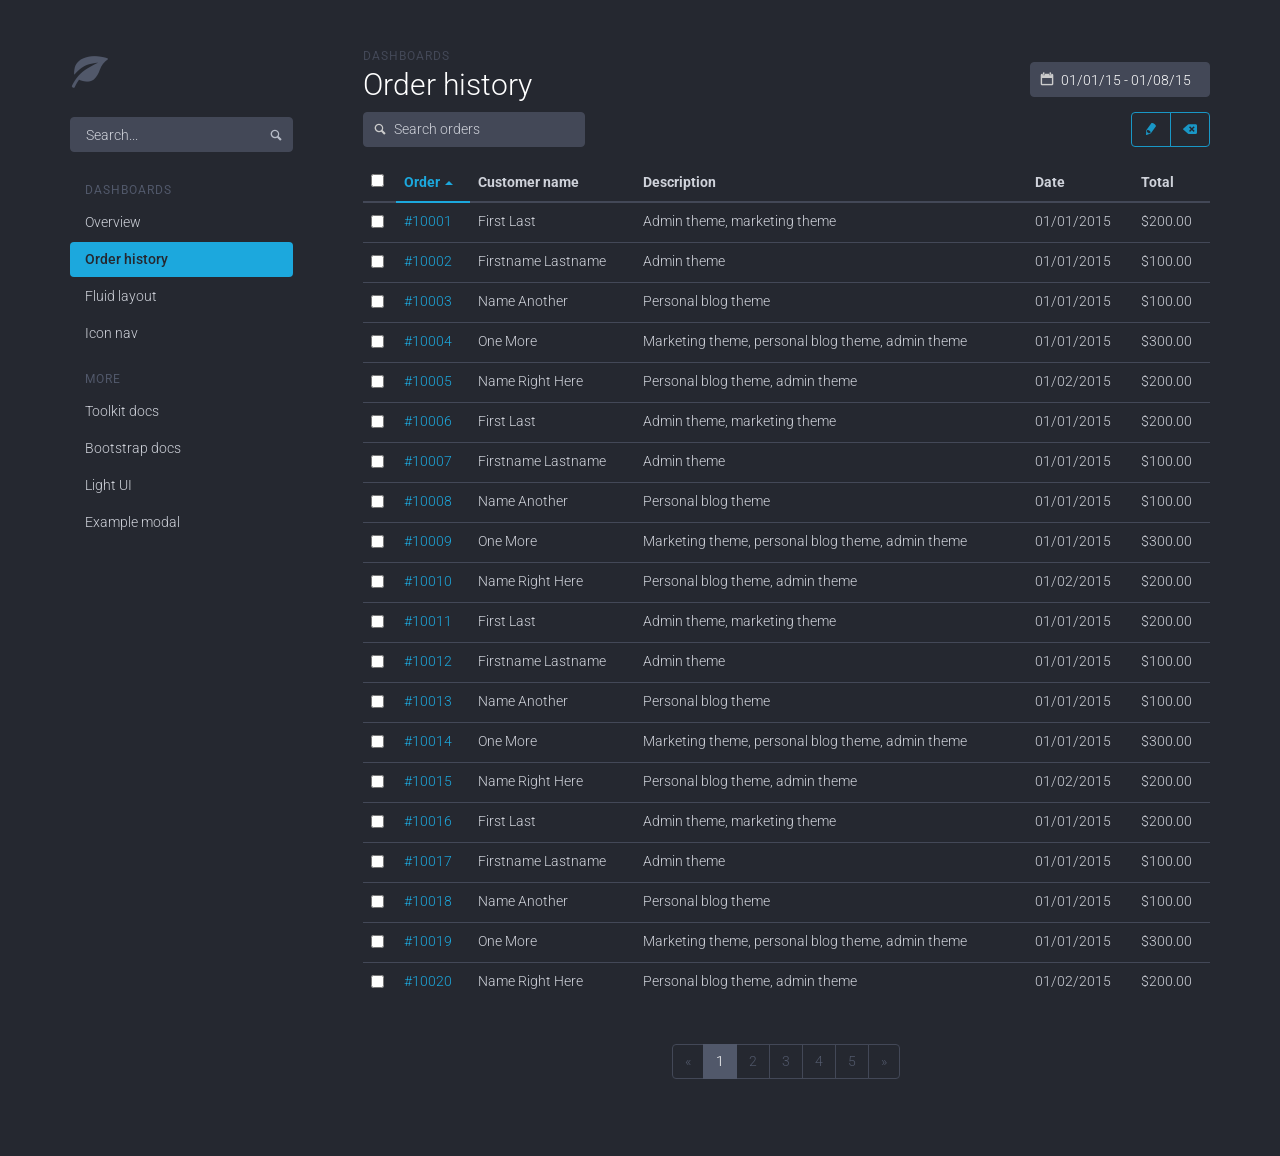
<file: resources/views/bootstrap-themes.github.io/dashboard/order-history/index.html>
<!DOCTYPE html>
<html lang="en">
  <head>
    <meta charset="utf-8">
    <meta http-equiv="X-UA-Compatible" content="IE=edge">
    <meta name="viewport" content="width=device-width, initial-scale=1">
    <meta name="description" content="">
    <meta name="keywords" content="">
    <meta name="author" content="">

    <title>
      
        Order history &middot; Dashboard theme &middot; Official Bootstrap Themes
      
    </title>

    <link href="https://fonts.googleapis.com/css?family=Roboto:300,400,500,700,400italic" rel="stylesheet">
    
      <link href="../assets/css/toolkit-inverse.css" rel="stylesheet">
    
    
    <link href="../assets/css/application.css" rel="stylesheet">

    <style>
      /* note: this is a hack for ios iframe for bootstrap themes shopify page */
      /* this chunk of css is not part of the toolkit :) */
      body {
        width: 1px;
        min-width: 100%;
        *width: 100%;
      }
    </style>
  </head>


<body>
  <div class="bw">
    <div class="fu">
      <div class="ge aom">
        <nav class="aot">
          <div class="aon">
            <button class="amy amz aoo" type="button" data-toggle="collapse" data-target="#nav-toggleable-sm">
              <span class="ct">Toggle nav</span>
            </button>
            <a class="aop cn" href="../index.html">
              <span class="bv act aoq"></span>
            </a>
          </div>

          <div class="collapse and" id="nav-toggleable-sm">
            <form class="aor">
              <input class="form-control" type="text" placeholder="Search...">
              <button type="submit" class="fm">
                <span class="bv adn"></span>
              </button>
            </form>
            <ul class="nav of nav-stacked">
              <li class="tq">Dashboards</li>
              <li >
                <a href="../index.html">Overview</a>
              </li>
              <li class="active">
                <a href="index.html">Order history</a>
              </li>
              <li >
                <a href="../fluid/index.html">Fluid layout</a>
              </li>
              <li >
                <a href="../icon-nav/index.html">Icon nav</a>
              </li>

              <li class="tq">More</li>
              <li >
                <a href="../docs/index.html">
                  Toolkit docs
                </a>
              </li>
              <li>
                <a href="http://getbootstrap.com" target="blank">
                  Bootstrap docs
                </a>
              </li>
              <li >
                <a href="../light/index.html">Light UI</a>
              </li>
              <li>
                <a href="index.html#docsModal" data-toggle="modal">
                  Example modal
                </a>
              </li>
            </ul>
            <hr class="rw aky">
          </div>
        </nav>
      </div>
      <div class="hc aps">
        <div class="apa">
  <div class="apb">
    <h6 class="apd">Dashboards</h6>
    <h2 class="apc">Order history</h2>
  </div>

  <div class="ob ape">
    <div class="tn aol">
      <input type="text" value="01/01/15 - 01/08/15" class="form-control" data-provide="datepicker">
      <span class="bv wt"></span>
    </div>
  </div>
</div>

<div class="akg ue">
  <div class="akh aki">
    <div class="tn aol">
      <input type="text" class="form-control aqr" placeholder="Search orders">
      <span class="bv adn"></span>
    </div>
  </div>
  <div class="akh">
    <div class="nz">
      <button type="button" class="ce apn">
        <span class="bv aez"></span>
      </button>
      <button type="button" class="ce apn">
        <span class="bv zz"></span>
      </button>
    </div>
  </div>
</div>

<div class="ud">
  <div class="eg">
    <table class="cl" data-sort="table">
      <thead>
        <tr>
          <th><input type="checkbox" class="aqk" id="selectAll"></th>
          <th>Order</th>
          <th>Customer name</th>
          <th>Description</th>
          <th>Date</th>
          <th>Total</th>
        </tr>
      </thead>
      <tbody>
        <tr>
          <td><input type="checkbox" class="aql"></td>
          <td><a href="index.html#">#10001</a></td>
          <td>First Last</td>
          <td>Admin theme, marketing theme</td>
          <td>01/01/2015</td>
          <td>$200.00</td>
        </tr>
        <tr>
          <td><input type="checkbox" class="aql"></td>
          <td><a href="index.html#">#10002</a></td>
          <td>Firstname Lastname</td>
          <td>Admin theme</td>
          <td>01/01/2015</td>
          <td>$100.00</td>
        </tr>
        <tr>
          <td><input type="checkbox" class="aql"></td>
          <td><a href="index.html#">#10003</a></td>
          <td>Name Another</td>
          <td>Personal blog theme</td>
          <td>01/01/2015</td>
          <td>$100.00</td>
        </tr>
        <tr>
          <td><input type="checkbox" class="aql"></td>
          <td><a href="index.html#">#10004</a></td>
          <td>One More</td>
          <td>Marketing theme, personal blog theme, admin theme</td>
          <td>01/01/2015</td>
          <td>$300.00</td>
        </tr>
        <tr>
          <td><input type="checkbox" class="aql"></td>
          <td><a href="index.html#">#10005</a></td>
          <td>Name Right Here</td>
          <td>Personal blog theme, admin theme</td>
          <td>01/02/2015</td>
          <td>$200.00</td>
        </tr>
        <tr>
          <td><input type="checkbox" class="aql"></td>
          <td><a href="index.html#">#10006</a></td>
          <td>First Last</td>
          <td>Admin theme, marketing theme</td>
          <td>01/01/2015</td>
          <td>$200.00</td>
        </tr>
        <tr>
          <td><input type="checkbox" class="aql"></td>
          <td><a href="index.html#">#10007</a></td>
          <td>Firstname Lastname</td>
          <td>Admin theme</td>
          <td>01/01/2015</td>
          <td>$100.00</td>
        </tr>
        <tr>
          <td><input type="checkbox" class="aql"></td>
          <td><a href="index.html#">#10008</a></td>
          <td>Name Another</td>
          <td>Personal blog theme</td>
          <td>01/01/2015</td>
          <td>$100.00</td>
        </tr>
        <tr>
          <td><input type="checkbox" class="aql"></td>
          <td><a href="index.html#">#10009</a></td>
          <td>One More</td>
          <td>Marketing theme, personal blog theme, admin theme</td>
          <td>01/01/2015</td>
          <td>$300.00</td>
        </tr>
        <tr>
          <td><input type="checkbox" class="aql"></td>
          <td><a href="index.html#">#10010</a></td>
          <td>Name Right Here</td>
          <td>Personal blog theme, admin theme</td>
          <td>01/02/2015</td>
          <td>$200.00</td>
        </tr>
        <tr>
          <td><input type="checkbox" class="aql"></td>
          <td><a href="index.html#">#10011</a></td>
          <td>First Last</td>
          <td>Admin theme, marketing theme</td>
          <td>01/01/2015</td>
          <td>$200.00</td>
        </tr>
        <tr>
          <td><input type="checkbox" class="aql"></td>
          <td><a href="index.html#">#10012</a></td>
          <td>Firstname Lastname</td>
          <td>Admin theme</td>
          <td>01/01/2015</td>
          <td>$100.00</td>
        </tr>
        <tr>
          <td><input type="checkbox" class="aql"></td>
          <td><a href="index.html#">#10013</a></td>
          <td>Name Another</td>
          <td>Personal blog theme</td>
          <td>01/01/2015</td>
          <td>$100.00</td>
        </tr>
        <tr>
          <td><input type="checkbox" class="aql"></td>
          <td><a href="index.html#">#10014</a></td>
          <td>One More</td>
          <td>Marketing theme, personal blog theme, admin theme</td>
          <td>01/01/2015</td>
          <td>$300.00</td>
        </tr>
        <tr>
          <td><input type="checkbox" class="aql"></td>
          <td><a href="index.html#">#10015</a></td>
          <td>Name Right Here</td>
          <td>Personal blog theme, admin theme</td>
          <td>01/02/2015</td>
          <td>$200.00</td>
        </tr>
        <tr>
          <td><input type="checkbox" class="aql"></td>
          <td><a href="index.html#">#10016</a></td>
          <td>First Last</td>
          <td>Admin theme, marketing theme</td>
          <td>01/01/2015</td>
          <td>$200.00</td>
        </tr>
        <tr>
          <td><input type="checkbox" class="aql"></td>
          <td><a href="index.html#">#10017</a></td>
          <td>Firstname Lastname</td>
          <td>Admin theme</td>
          <td>01/01/2015</td>
          <td>$100.00</td>
        </tr>
        <tr>
          <td><input type="checkbox" class="aql"></td>
          <td><a href="index.html#">#10018</a></td>
          <td>Name Another</td>
          <td>Personal blog theme</td>
          <td>01/01/2015</td>
          <td>$100.00</td>
        </tr>
        <tr>
          <td><input type="checkbox" class="aql"></td>
          <td><a href="index.html#">#10019</a></td>
          <td>One More</td>
          <td>Marketing theme, personal blog theme, admin theme</td>
          <td>01/01/2015</td>
          <td>$300.00</td>
        </tr>
        <tr>
          <td><input type="checkbox" class="aql"></td>
          <td><a href="index.html#">#10020</a></td>
          <td>Name Right Here</td>
          <td>Personal blog theme, admin theme</td>
          <td>01/02/2015</td>
          <td>$200.00</td>
      </tbody>
    </table>
  </div>
</div>

<div class="db">
  <ul class="ow">
    <li>
      <a href="index.html#" aria-label="Previous">
        <span aria-hidden="true">&laquo;</span>
      </a>
    </li>
    <li class="active"><a href="index.html#">1</a></li>
    <li><a href="index.html#">2</a></li>
    <li><a href="index.html#">3</a></li>
    <li><a href="index.html#">4</a></li>
    <li><a href="index.html#">5</a></li>
    <li>
      <a href="index.html#" aria-label="Next">
        <span aria-hidden="true">&raquo;</span>
      </a>
    </li>
  </ul>
</div>

      </div>
    </div>
  </div>

  <div id="docsModal" class="cb fade" tabindex="-1" role="dialog" aria-labelledby="myModalLabel">
  <div class="modal-dialog">
    <div class="modal-content">

      <div class="ri">
        <button type="button" class="close" data-dismiss="modal" aria-label="Close"><span aria-hidden="true">&times;</span></button>
        <h4 class="modal-title" id="myModalLabel">Example modal</h4>
      </div>
      <div class="modal-body">
        <p>You're looking at an example modal in the dashboard theme.</p>
      </div>
      <div class="rj">
        <button type="button" class="ce fh" data-dismiss="modal">Cool, got it!</button>
      </div>
    </div>
  </div>
</div>


    <script src="../assets/js/jquery.min.js"></script>
    <script src="../assets/js/chart.js"></script>
    <script src="../assets/js/tablesorter.min.js"></script>
    <script src="../assets/js/toolkit.js"></script>
    <script src="../assets/js/application.js"></script>
    <script>
      // execute/clear BS loaders for docs
      $(function(){while(window.BS&&window.BS.loader&&window.BS.loader.length){(window.BS.loader.pop())()}})
    </script>
  </body>
</html>
</file>
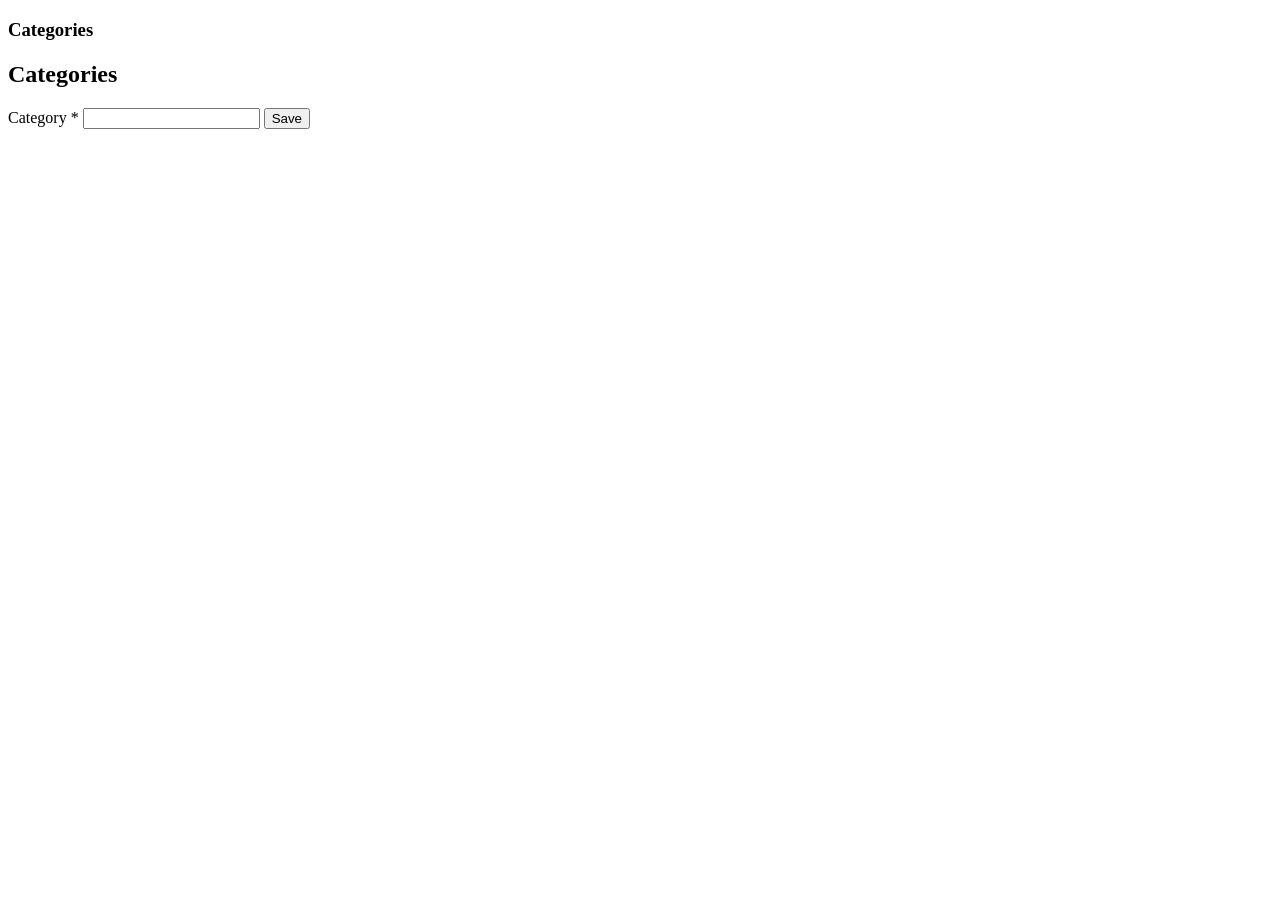
<file: public/views/categories.html>
<!DOCTYPE html>
<html lang="en" ng-app="catogoriesController">

  <head>
    <meta http-equiv="Content-Type" content="text/html; charset=UTF-8">
    <!-- Meta, title, CSS, favicons, etc. -->
    <meta charset="utf-8">
    <meta http-equiv="X-UA-Compatible" content="IE=edge">
    <meta name="viewport" content="width=device-width, initial-scale=1">
    <title>Categories</title>


  </head>


  <body ng-controller="categories">
        <!-- page content -->
                <h3>Categories</h3>
                <h2>Categories</h2>

                <form >
                   <label for="category">Category <span class="required">*</span></label>
                   <input type="text" id="category" required="required" ng-model="category">
                   <button type="submit" ng-click="save()">Save</button>
                </form>

  </body>
</html>
</file>
<file: resources/views/bootstrap-themes.github.io/dashboard/assets/css/application.css>
/* global body padding */
body {
  padding-top:    20px;
  padding-bottom: 20px;
}

@media (min-width: 768px) {
  body {
    padding-top:    50px;
    padding-bottom: 50px;
  }
}


/* global spacing overrides */
h1, h2, h3, h4, h5, h6,
.a, .b, .c, .d, .e, .f {
  margin-top: 0;
}
hr {
  margin-top: 30px;
  margin-bottom: 30px;
}

.g,
.h {
  border-bottom: 0;
}
</file>
<file: resources/views/bootstrap-themes.github.io/dashboard/assets/css/docs.css>
.i {
  background-color: #ffffcc;
}
.j {
  color: #999;
}
.k {
  color: #AA0000;
  background-color: #ffaaaa;
}
.l {
  color: #006699;
}
.m {
  color: #555555;
}
.n {
  color: #999;
}
.o {
  color: #009999;
}
.p {
  color: #999;
}
.q {
  color: #999;
}
.r {
  background-color: #FFCCCC;
  border: 1px solid #cc0000;
}
.s {
  font-style: italic;
}
.t {
  color: #ff0000;
}
.u {
  color: #003300;
}
.v {
  background-color: #CCFFCC;
  border: 1px solid #00cc00;
}
.w {
  color: #aaaaaa;
}
.x {
  color: #000099;
}
.y {
  color: #003300;
}
.z {
  color: #99cc66;
}
.aa {
  color: #006699;
}
.ab {
  color: #006699;
}
.ac {
  color: #006699;
}
.ad {
  color: #006699;
}
.ae {
  color: #006699;
}
.af {
  color: #007788;
}
.ag {
  color: #ff6600;
}
.ah {
  color: #d44950;
}
.ai {
  color: #4f9fcf;
}
.aj {
  color: #336666;
}
.ak {
  color: #00AA88;
}
.al {
  color: #336600;
}
.am {
  color: #9999ff;
}
.an {
  color: #999999;
}
.ao {
  color: #CC0000;
}
.ap {
  color: #cc00ff;
}
.aq {
  color: #9999ff;
}
.ar {
  color: #00CCFF;
}
.as {
  color: #2f6f9f;
}
.at {
  color: #003333;
}
.au {
  color: #000000;
}
.av {
  color: #bbbbbb;
}
.aw {
  color: #ff6600;
}
.ax {
  color: #ff6600;
}
.ay {
  color: #ff6600;
}
.az {
  color: #ff6600;
}
.ba {
  color: #cc3300;
}
.bb {
  color: #cc3300;
}
.bc {
  color: #CC3300;
  font-style: italic;
}
.bd {
  color: #cc3300;
}
.be {
  color: #CC3300;
}
.bf {
  color: #cc3300;
}
.bg {
  color: #aa0000;
}
.bh {
  color: #cc3300;
}
.bi {
  color: #33aaaa;
}
.bj {
  color: #cc3300;
}
.bk {
  color: #ffcc33;
}
.bl {
  color: #336666;
}
.bm {
  color: #003333;
}
.bn {
  color: #003333;
}
.bo {
  color: #003333;
}
.bp {
  color: #ff6600;
}
.bq .m,
.bq .m + .as,
.bq .as + .as {
  color: #999;
}
.br {
  padding: 15px;
  margin: 15px -15px;
  background-color: #f5f5f5;
}
@media (min-width: 768px) {
  .br {
    padding: 20px;
    margin-right: 0;
    margin-left: 0;
    margin-bottom: 20px;
    border: 1px solid #e5e5e5;
    border-radius: 3px;
  }
}
.br pre {
  padding: 0;
  margin-top: 0;
  margin-bottom: 0;
  background-color: transparent;
  border: 0;
}
.br pre code {
  font-size: inherit;
  color: #51586a;
}
@media (min-width: 768px) {
  .bs + .br {
    border-width: 0 1px 1px;
    border-radius: 0 0 3px 3px;
  }
}
body {
  overflow-x: hidden;
  padding-bottom: 40px;
}
.bt {
  padding-top: 60px;
  padding-bottom: 60px;
  margin-bottom: 30px;
  font-size: 20px;
  color: #fff;
  background-color: #1ca8dd;
  background-image: linear-gradient(to bottom, #137499, #1ca8dd);
}
.bt h1 {
  margin-bottom: 5px;
  font-size: 40px;
  line-height: 1;
}
.bt p {
  font-weight: 300;
  line-height: 1.4;
  color: #9fdcf3;
}
@media (min-width: 768px) {
  .bt {
    font-size: 24px;
  }
  .bt h1 {
    font-size: 60px;
  }
}
@media (min-width: 1200px) {
  .bt h1,
  .bt p {
    max-width: 75%;
  }
}
#contents {
  display: none;
}
#markdown-toc {
  padding-left: 0;
  margin-top: 30px;
  font-size: 13px;
  list-style: none;
}
#markdown-toc a {
  display: block;
  padding: 2px 10px 2px 10px;
}
#markdown-toc a:hover {
  text-decoration: none;
}
#markdown-toc > li {
  margin-bottom: 5px;
}
#markdown-toc > li:first-child {
  display: none;
}
#markdown-toc ul {
  list-style: none;
  padding-left: 20px;
}
#markdown-toc ul ul {
  display: none;
}
@media (min-width: 768px) {
  #markdown-toc {
    float: right;
    width: 220px;
    margin-right: -250px;
  }
  #markdown-toc a {
    color: #6f7890;
    padding-left: 20px;
  }
  #markdown-toc ul {
    display: none;
  }
  #markdown-toc > .active > ul {
    display: block;
  }
  #markdown-toc .active > a {
    padding-left: 18px;
    color: #1ca8dd;
    background-color: transparent;
    border-left: 2px solid #1ca8dd;
  }
  #markdown-toc.affix {
    top: 0;
  }
}
.docs-top {
  position: fixed;
  right: 20px;
  bottom: 20px;
  display: none;
  padding: 6px 12px;
  font-size: 14px;
  border-radius: 4px;
  background-color: #1a1c22;
}
.docs-top:hover,
.docs-top:focus {
  text-decoration: none;
}
@media (min-width: 768px) {
  .docs-top {
    display: block;
  }
}
.bu {
  margin-bottom: 20px;
  font-size: 20px;
}
.bu .bv {
  padding: 5px;
}
@media (max-width: 768px) {
  .bw .bx {
    padding-right: 30px;
    padding-left: 30px;
    margin-right: -15px;
    margin-left: -15px;
    border-radius: 0;
  }
}
.docs-content {
  font-size: 16px;
}
.docs-content > h1 {
  padding-bottom: 9.5px;
  margin: 42px 0 21px;
  border-bottom: 1px solid #434857;
}
.docs-content > h1 + p {
  margin-bottom: 21px;
  font-size: 16px;
  font-weight: 300;
  line-height: 1.5;
}
@media (min-width: 768px) {
  .docs-content > h1 + p {
    font-size: 21px;
  }
}
@media (min-width: 768px) {
  .docs-content {
    padding-right: 265px;
  }
}
.bs {
  position: relative;
  padding: 20px;
  margin: 20px -15px;
  font-size: 14px;
  border: 1px solid #e5e5e5;
  background: #fff;
}
.bs:before,
.bs:after {
  content: " ";
  display: table;
}
.bs:after {
  clear: both;
}
.bs + .br {
  margin-top: -20px;
}
@media (min-width: 768px) {
  .bs {
    margin-left: 0;
    margin-right: 0;
    border-radius: 3px 3px 0 0;
  }
}
.bs + p {
  margin-top: 30px;
}
.bs > *:last-child {
  margin-bottom: 0;
}
.bs .bw {
  width: auto;
}
.bs > .dropdown-menu:first-child {
  position: static;
  display: block;
}
.bs > .by {
  max-width: 300px;
}
@media (max-width: 768px) {
  .bs .bz {
    display: inline-block;
    margin: 5px;
  }
}
.bs.ca {
  background-color: #fafafa;
}
.bs .cb {
  position: relative;
  top: auto;
  right: auto;
  bottom: auto;
  left: auto;
  z-index: 1;
  display: block;
}
.bs .modal-dialog {
  left: auto;
  margin-right: auto;
  margin-left: auto;
}
.bs .cc {
  max-width: 90%;
}
.bs.cd {
  text-align: center;
}
.bs.cd > .ce {
  margin-top: 5px;
  margin-bottom: 5px;
}
.bs.cf .tooltip {
  position: relative;
  display: inline-block;
  margin: 10px 20px;
  opacity: 1;
}
.bs.cg {
  padding-bottom: 24px;
  background-color: #f9f9f9;
}
.bs.cg .popover {
  position: relative;
  display: block;
  float: left;
  width: 260px;
  margin: 20px;
}
.bs > .ce {
  margin-top: 5px;
  margin-bottom: 5px;
}
.docs-top,
#markdown-toc a {
  color: #9198aa;
}
.docs-top:hover,
#markdown-toc a:hover {
  color: #fff;
}
.bs {
  background-color: transparent;
  border-color: #434857;
}
.bs.ca,
.bs.cg {
  background-color: rgba(0, 0, 0, 0.1);
}
.br {
  background-color: #1a1c22;
  border: 0;
}
.br pre code {
  color: #999;
}
.bs .ch {
  position: relative !important;
}
.docs-content > h2,
.docs-content > h1 {
  margin-top: 50px;
}
.docs-content > h1 + h2 {
  margin-top: 10px;
}
</file>
